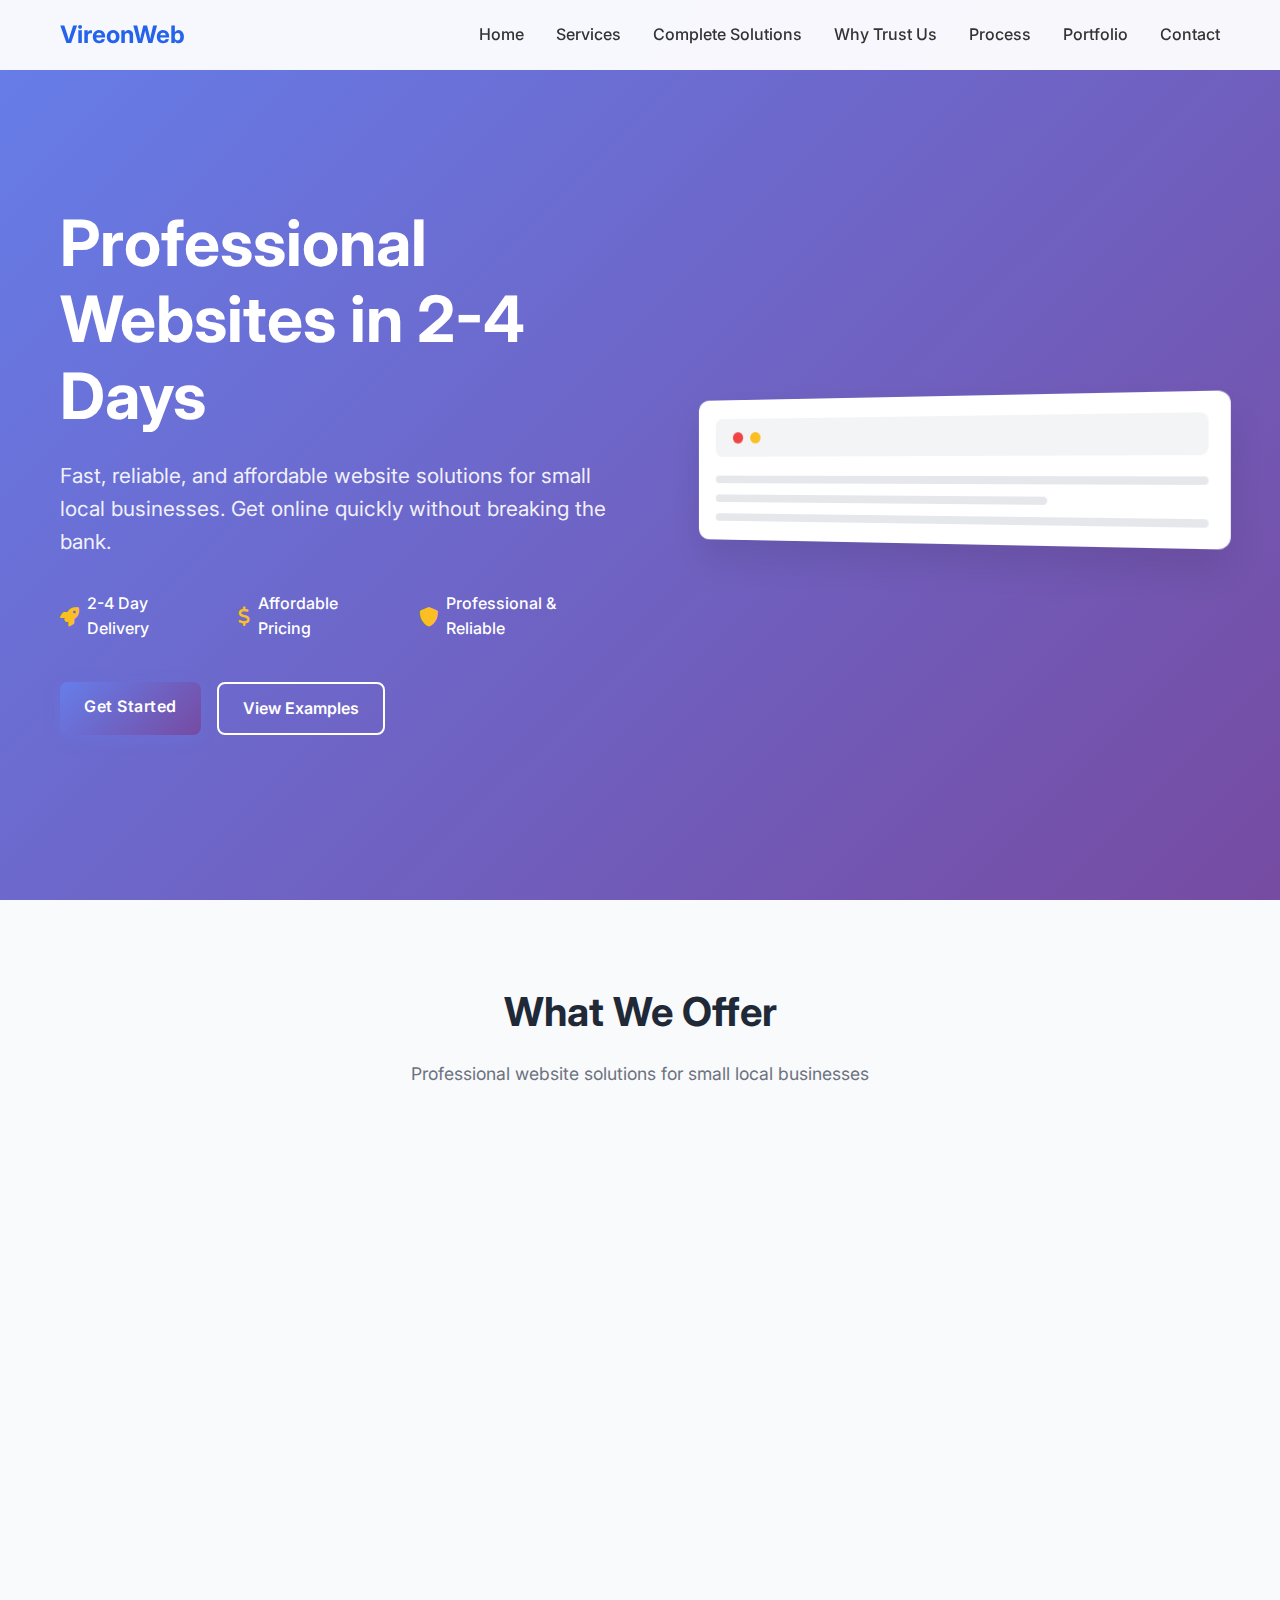
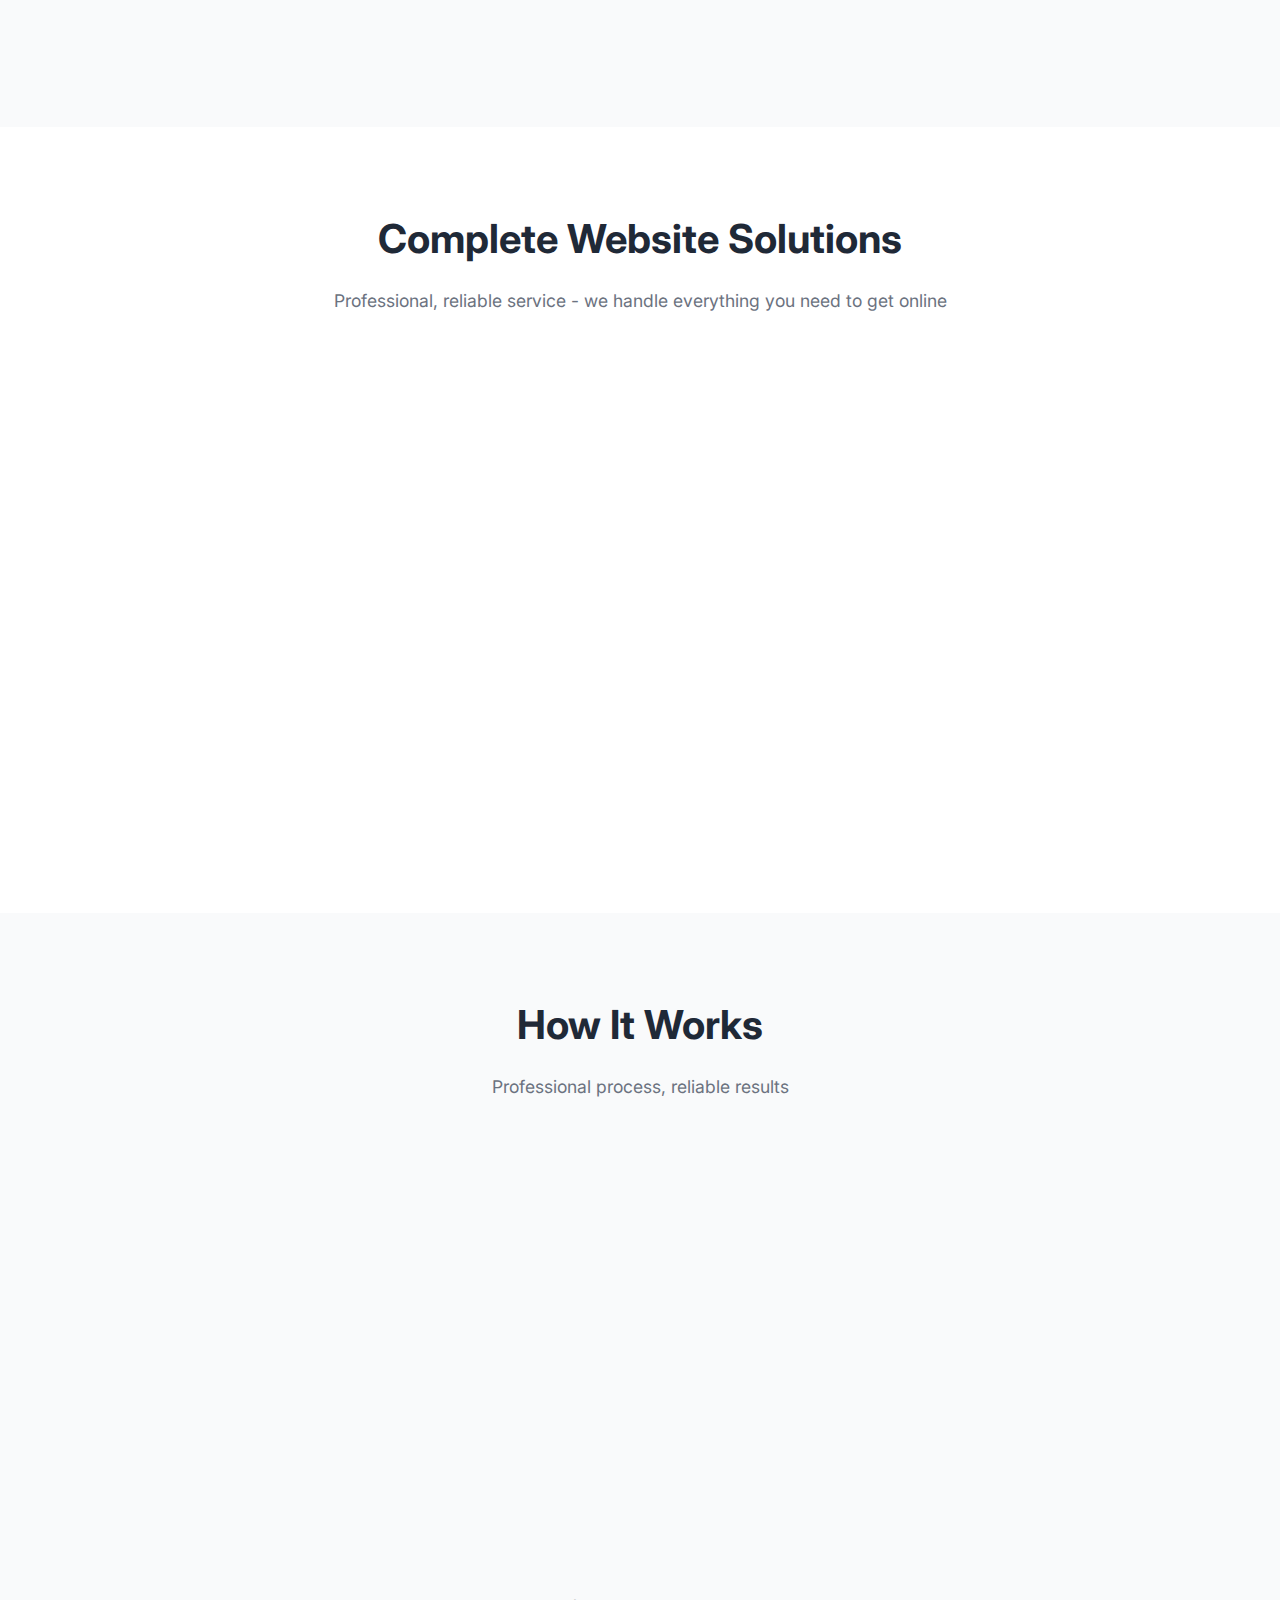
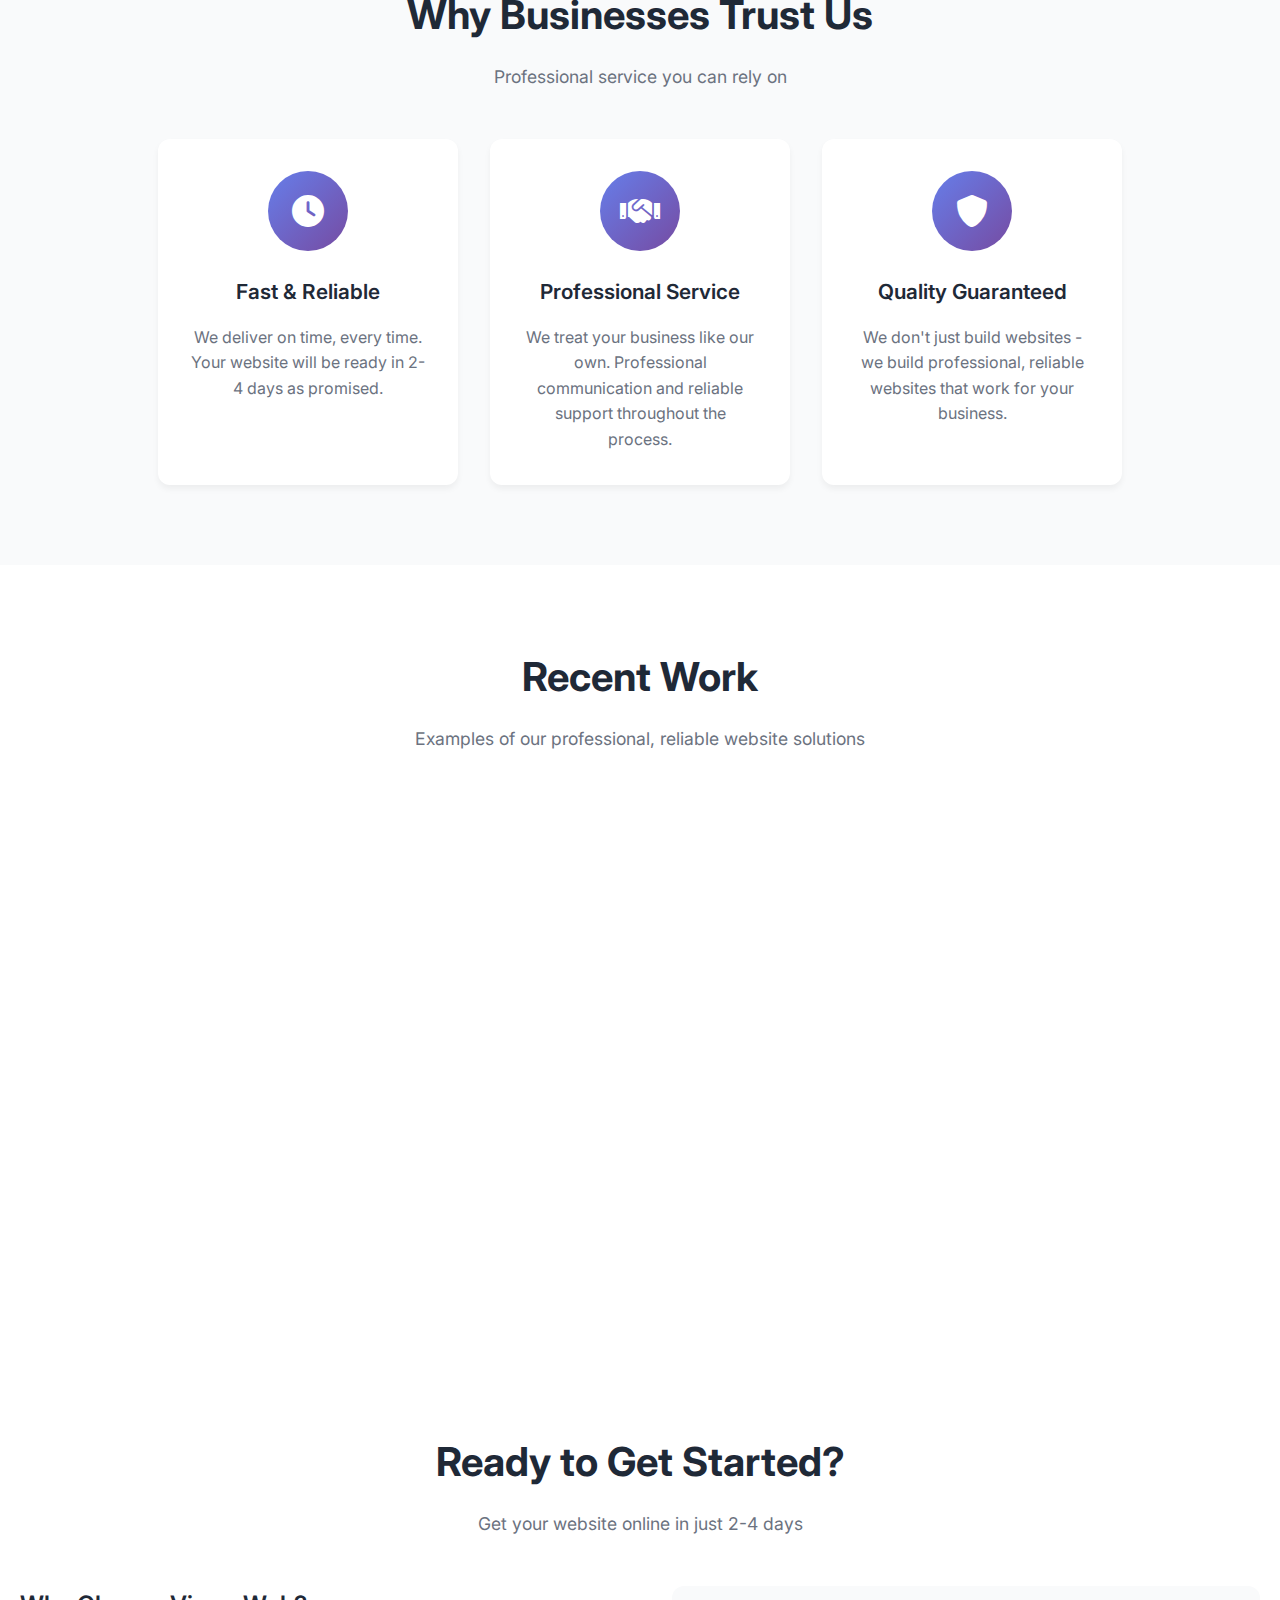
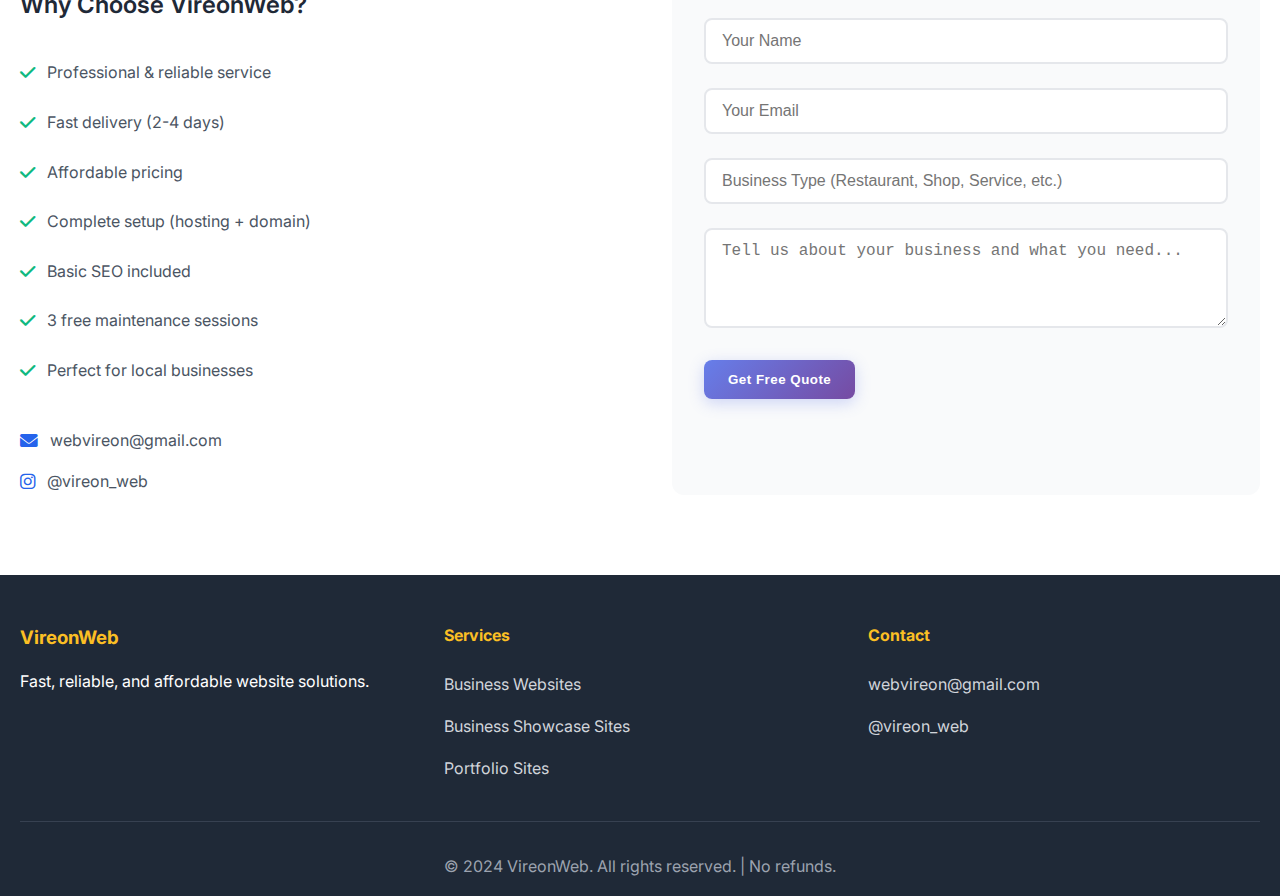
<file: WebBusiness/index.html>
<!DOCTYPE html>
<html lang="en">
<head>
    <meta charset="UTF-8">
    <meta name="viewport" content="width=device-width, initial-scale=1.0">
    <title>VireonWeb - Fast & Affordable Website Solutions</title>
    <link rel="stylesheet" href="styles.css">
    <link href="https://fonts.googleapis.com/css2?family=Inter:wght@300;400;500;600;700&display=swap" rel="stylesheet">
    <link rel="stylesheet" href="https://cdnjs.cloudflare.com/ajax/libs/font-awesome/6.0.0/css/all.min.css">
</head>
<body>
    <!-- Navigation -->
    <nav class="navbar">
        <div class="nav-container">
            <div class="nav-logo">
                <h2>VireonWeb</h2>
            </div>
            <ul class="nav-menu">
                <li><a href="#home">Home</a></li>
                <li><a href="#services">Services</a></li>
                <li><a href="#additional-services">Complete Solutions</a></li>
                <li><a href="#trust">Why Trust Us</a></li>
                <li><a href="#process">Process</a></li>
                <li><a href="#portfolio">Portfolio</a></li>
                <li><a href="#contact">Contact</a></li>
            </ul>
            <div class="hamburger">
                <span></span>
                <span></span>
                <span></span>
            </div>
        </div>
    </nav>

    <!-- Hero Section -->
    <section id="home" class="hero">
        <div class="hero-container">
            <div class="hero-content">
                <h1>Professional Websites in 2-4 Days</h1>
                <p>Fast, reliable, and affordable website solutions for small local businesses. Get online quickly without breaking the bank.</p>
                <div class="hero-features">
                    <div class="feature">
                        <i class="fas fa-rocket"></i>
                        <span>2-4 Day Delivery</span>
                    </div>
                    <div class="feature">
                        <i class="fas fa-dollar-sign"></i>
                        <span>Affordable Pricing</span>
                    </div>
                    <div class="feature">
                        <i class="fas fa-shield-alt"></i>
                        <span>Professional & Reliable</span>
                    </div>
                </div>
                <div class="hero-buttons">
                    <a href="#contact" class="btn btn-primary">Get Started</a>
                    <a href="#portfolio" class="btn btn-secondary">View Examples</a>
                </div>
            </div>
            <div class="hero-image">
                <div class="website-mockup">
                    <div class="mockup-header"></div>
                    <div class="mockup-content">
                        <div class="mockup-line"></div>
                        <div class="mockup-line short"></div>
                        <div class="mockup-line"></div>
                    </div>
                </div>
            </div>
        </div>
    </section>

    <!-- Services Section -->
    <section id="services" class="services">
        <div class="container">
            <h2>What We Offer</h2>
            <p class="section-subtitle">Professional website solutions for small local businesses</p>
            <div class="services-grid">
                <div class="service-card">
                    <div class="service-icon">
                        <i class="fas fa-laptop"></i>
                    </div>
                    <h3>Business Websites</h3>
                    <p>Professional, reliable websites perfect for small local businesses. Everything you need to get online.</p>
                    <ul>
                        <li>Responsive design</li>
                        <li>Contact forms</li>
                        <li>Basic SEO setup</li>
                        <li>Google Maps integration</li>
                        <li>Hosting & domain setup</li>
                    </ul>
                </div>
                <div class="service-card">
                    <div class="service-icon">
                        <i class="fas fa-store"></i>
                    </div>
                    <h3>Business Showcase Sites</h3>
                    <p>Professional websites to showcase your products and services. Perfect for local businesses.</p>
                    <ul>
                        <li>Product/service galleries</li>
                        <li>Contact forms</li>
                        <li>Business information</li>
                        <li>Professional design</li>
                        <li>Hosting & domain setup</li>
                    </ul>
                </div>
                <div class="service-card">
                    <div class="service-icon">
                        <i class="fas fa-paint-brush"></i>
                    </div>
                    <h3>Portfolio Sites</h3>
                    <p>Professional portfolio websites for freelancers and service providers. Showcase your work with style.</p>
                    <ul>
                        <li>Gallery layouts</li>
                        <li>Project showcases</li>
                        <li>About sections</li>
                        <li>Contact information</li>
                        <li>Hosting & domain setup</li>
                    </ul>
                </div>
            </div>
        </div>
    </section>

    <!-- Additional Services Section -->
    <section id="additional-services" class="additional-services">
        <div class="container">
            <h2>Complete Website Solutions</h2>
            <p class="section-subtitle">Professional, reliable service - we handle everything you need to get online</p>
            <div class="services-grid">
                <div class="service-card">
                    <div class="service-icon">
                        <i class="fas fa-server"></i>
                    </div>
                    <h3>Hosting & Domain Setup</h3>
                    <p>Professional hosting and domain setup. We help you choose the right plan and handle all the technical details for you.</p>
                    <ul>
                        <li>Hosting plan selection</li>
                        <li>Domain registration</li>
                        <li>Complete setup & configuration</li>
                        <li>You cover the costs</li>
                    </ul>
                </div>
                <div class="service-card">
                    <div class="service-icon">
                        <i class="fas fa-tools"></i>
                    </div>
                    <h3>Maintenance & Updates</h3>
                    <p>Reliable maintenance and updates to keep your website running smoothly and securely.</p>
                    <ul>
                        <li>3 free maintenance sessions</li>
                        <li>Content updates</li>
                        <li>Security updates</li>
                        <li>€10/hour after free sessions</li>
                    </ul>
                </div>
                <div class="service-card">
                    <div class="service-icon">
                        <i class="fas fa-search"></i>
                    </div>
                    <h3>Basic SEO Setup</h3>
                    <p>Professional SEO setup to help local customers find your business online.</p>
                    <ul>
                        <li>Google-friendly content</li>
                        <li>Optimized page titles</li>
                        <li>Good site structure</li>
                        <li>Google Maps integration</li>
                    </ul>
                </div>
            </div>
        </div>
    </section>

    <!-- Process Section -->
    <section id="process" class="process">
        <div class="container">
            <h2>How It Works</h2>
            <p class="section-subtitle">Professional process, reliable results</p>
            <div class="process-steps">
                <div class="step">
                    <div class="step-number">1</div>
                    <h3>Tell Us What You Need</h3>
                    <p>Share your business details and we'll create a plan that fits your budget and timeline.</p>
                </div>
                <div class="step">
                    <div class="step-number">2</div>
                    <h3>We Build & Setup Everything</h3>
                    <p>We create your website, set up hosting, domain, and basic SEO in just 2-4 days.</p>
                </div>
                <div class="step">
                    <div class="step-number">3</div>
                    <h3>Launch & Support</h3>
                    <p>Your site goes live with 3 free maintenance sessions included.</p>
                </div>
            </div>
        </div>
    </section>

    <!-- Trust Section -->
    <section id="trust" class="trust">
        <div class="container">
            <h2>Why Businesses Trust Us</h2>
            <p class="section-subtitle">Professional service you can rely on</p>
            <div class="trust-grid">
                <div class="trust-item">
                    <div class="trust-icon">
                        <i class="fas fa-clock"></i>
                    </div>
                    <h3>Fast & Reliable</h3>
                    <p>We deliver on time, every time. Your website will be ready in 2-4 days as promised.</p>
                </div>
                <div class="trust-item">
                    <div class="trust-icon">
                        <i class="fas fa-handshake"></i>
                    </div>
                    <h3>Professional Service</h3>
                    <p>We treat your business like our own. Professional communication and reliable support throughout the process.</p>
                </div>
                <div class="trust-item">
                    <div class="trust-icon">
                        <i class="fas fa-shield-alt"></i>
                    </div>
                    <h3>Quality Guaranteed</h3>
                    <p>We don't just build websites - we build professional, reliable websites that work for your business.</p>
                </div>
            </div>
        </div>
    </section>

    <!-- Portfolio Section -->
    <section id="portfolio" class="portfolio">
        <div class="container">
            <h2>Recent Work</h2>
            <p class="section-subtitle">Examples of our professional, reliable website solutions</p>
            <div class="portfolio-grid">
                <div class="portfolio-item">
                    <div class="portfolio-image">
                        <img src="restourant.PNG" alt="Restaurant Website" style="width: 100%; height: 100%; object-fit: cover;">
                    </div>
                    <h3>Local Restaurant</h3>
                    <p>Professional restaurant website with menu, contact info & Google Maps integration</p>
                    <div class="portfolio-links">
                        <span class="delivery-time">Delivered in 3 days</span>
                    </div>
                </div>
                <div class="portfolio-item">
                    <div class="portfolio-image">
                        <img src="bakery.png" alt="Bakery Website" style="width: 100%; height: 100%; object-fit: cover;">
                    </div>
                    <h3>Sweet Dreams Bakery</h3>
                    <p>Creative bakery website with side navigation, menu showcase & ordering system</p>
                    <div class="portfolio-links">
                        <span class="delivery-time">Delivered in 2 days</span>
                    </div>
                </div>
                <div class="portfolio-item">
                    <div class="portfolio-image">
                        <img src="plumbing.PNG" alt="Plumbing Website" style="width: 100%; height: 100%; object-fit: cover;">
                    </div>
                    <h3>ProFlow Plumbing</h3>
                    <p>Professional plumbing service website with emergency contact & service showcase</p>
                    <div class="portfolio-links">
                        <span class="delivery-time">Delivered in 4 days</span>
                    </div>
                </div>
            </div>
        </div>
    </section>

    <!-- Contact Section -->
    <section id="contact" class="contact">
        <div class="container">
            <h2>Ready to Get Started?</h2>
            <p class="section-subtitle">Get your website online in just 2-4 days</p>
            <div class="contact-content">
                <div class="contact-info">
                    <h3>Why Choose VireonWeb?</h3>
                    <ul>
                        <li><i class="fas fa-check"></i> Professional & reliable service</li>
                        <li><i class="fas fa-check"></i> Fast delivery (2-4 days)</li>
                        <li><i class="fas fa-check"></i> Affordable pricing</li>
                        <li><i class="fas fa-check"></i> Complete setup (hosting + domain)</li>
                        <li><i class="fas fa-check"></i> Basic SEO included</li>
                        <li><i class="fas fa-check"></i> 3 free maintenance sessions</li>
                        <li><i class="fas fa-check"></i> Perfect for local businesses</li>
                    </ul>
                    <div class="contact-methods">
                        <div class="contact-method">
                            <i class="fas fa-envelope"></i>
                            <a href="mailto:webvireon@gmail.com">webvireon@gmail.com</a>
                        </div>
                        <div class="contact-method">
                            <i class="fab fa-instagram"></i>
                            <a href="https://instagram.com/vireon_web" target="_blank">@vireon_web</a>
                        </div>
                    </div>
                </div>
                <form class="contact-form">
                    <div class="form-group">
                        <input type="text" placeholder="Your Name" required>
                    </div>
                    <div class="form-group">
                        <input type="email" placeholder="Your Email" required>
                    </div>
                    <div class="form-group">
                        <input type="text" placeholder="Business Type (Restaurant, Shop, Service, etc.)">
                    </div>
                    <div class="form-group">
                        <textarea placeholder="Tell us about your business and what you need..." rows="4"></textarea>
                    </div>
                    <button type="submit" class="btn btn-primary">Get Free Quote</button>
                </form>
            </div>
        </div>
    </section>

    <!-- Footer -->
    <footer class="footer">
        <div class="container">
            <div class="footer-content">
                <div class="footer-section">
                    <h3>VireonWeb</h3>
                    <p>Fast, reliable, and affordable website solutions.</p>
                </div>
                <div class="footer-section">
                    <h4>Services</h4>
                    <ul>
                        <li>Business Websites</li>
                        <li>Business Showcase Sites</li>
                        <li>Portfolio Sites</li>
                    </ul>
                </div>
                <div class="footer-section">
                    <h4>Contact</h4>
                    <ul>
                        <li><a href="mailto:webvireon@gmail.com">webvireon@gmail.com</a></li>
                        <li><a href="https://instagram.com/vireon_web" target="_blank">@vireon_web</a></li>
                    </ul>
                </div>
            </div>
            <div class="footer-bottom">
                <p>&copy; 2024 VireonWeb. All rights reserved. | No refunds.</p>
            </div>
        </div>
    </footer>

    <script src="script.js"></script>
</body>
</html> 
</html>
</file>
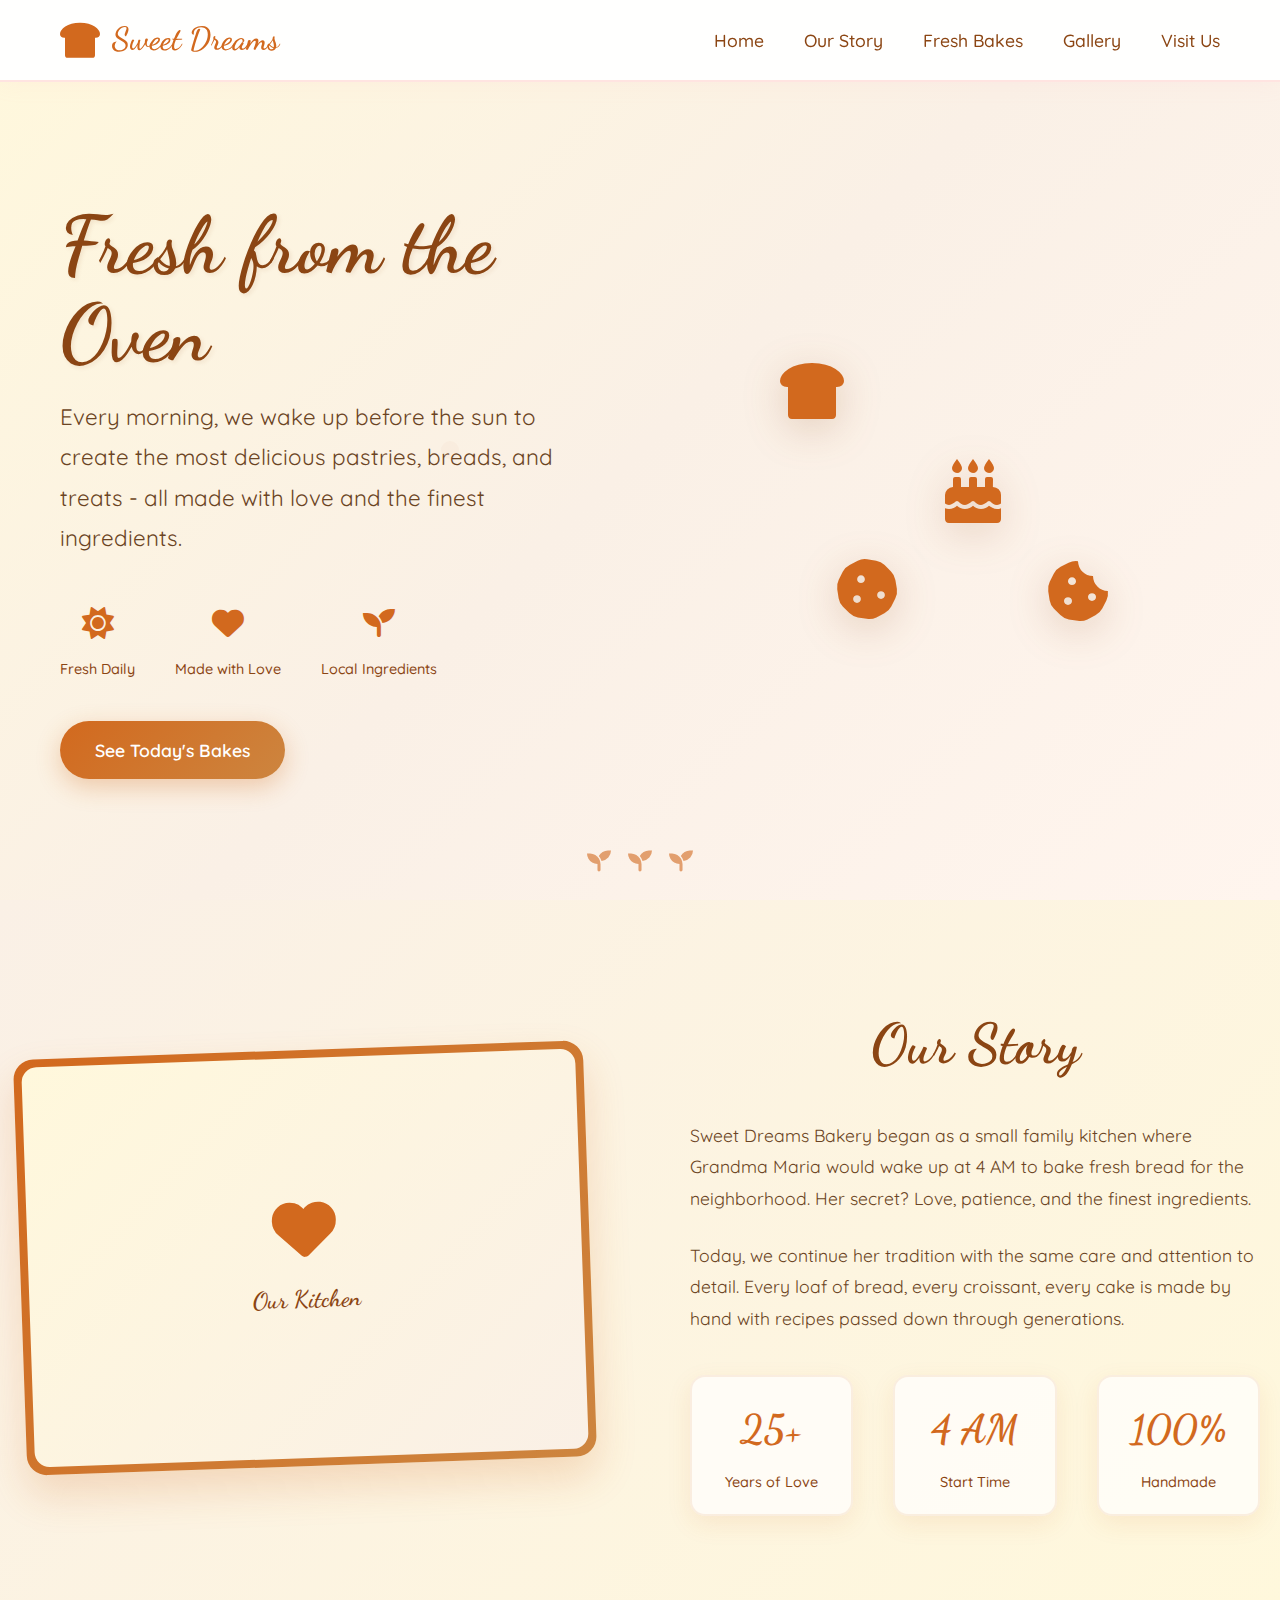
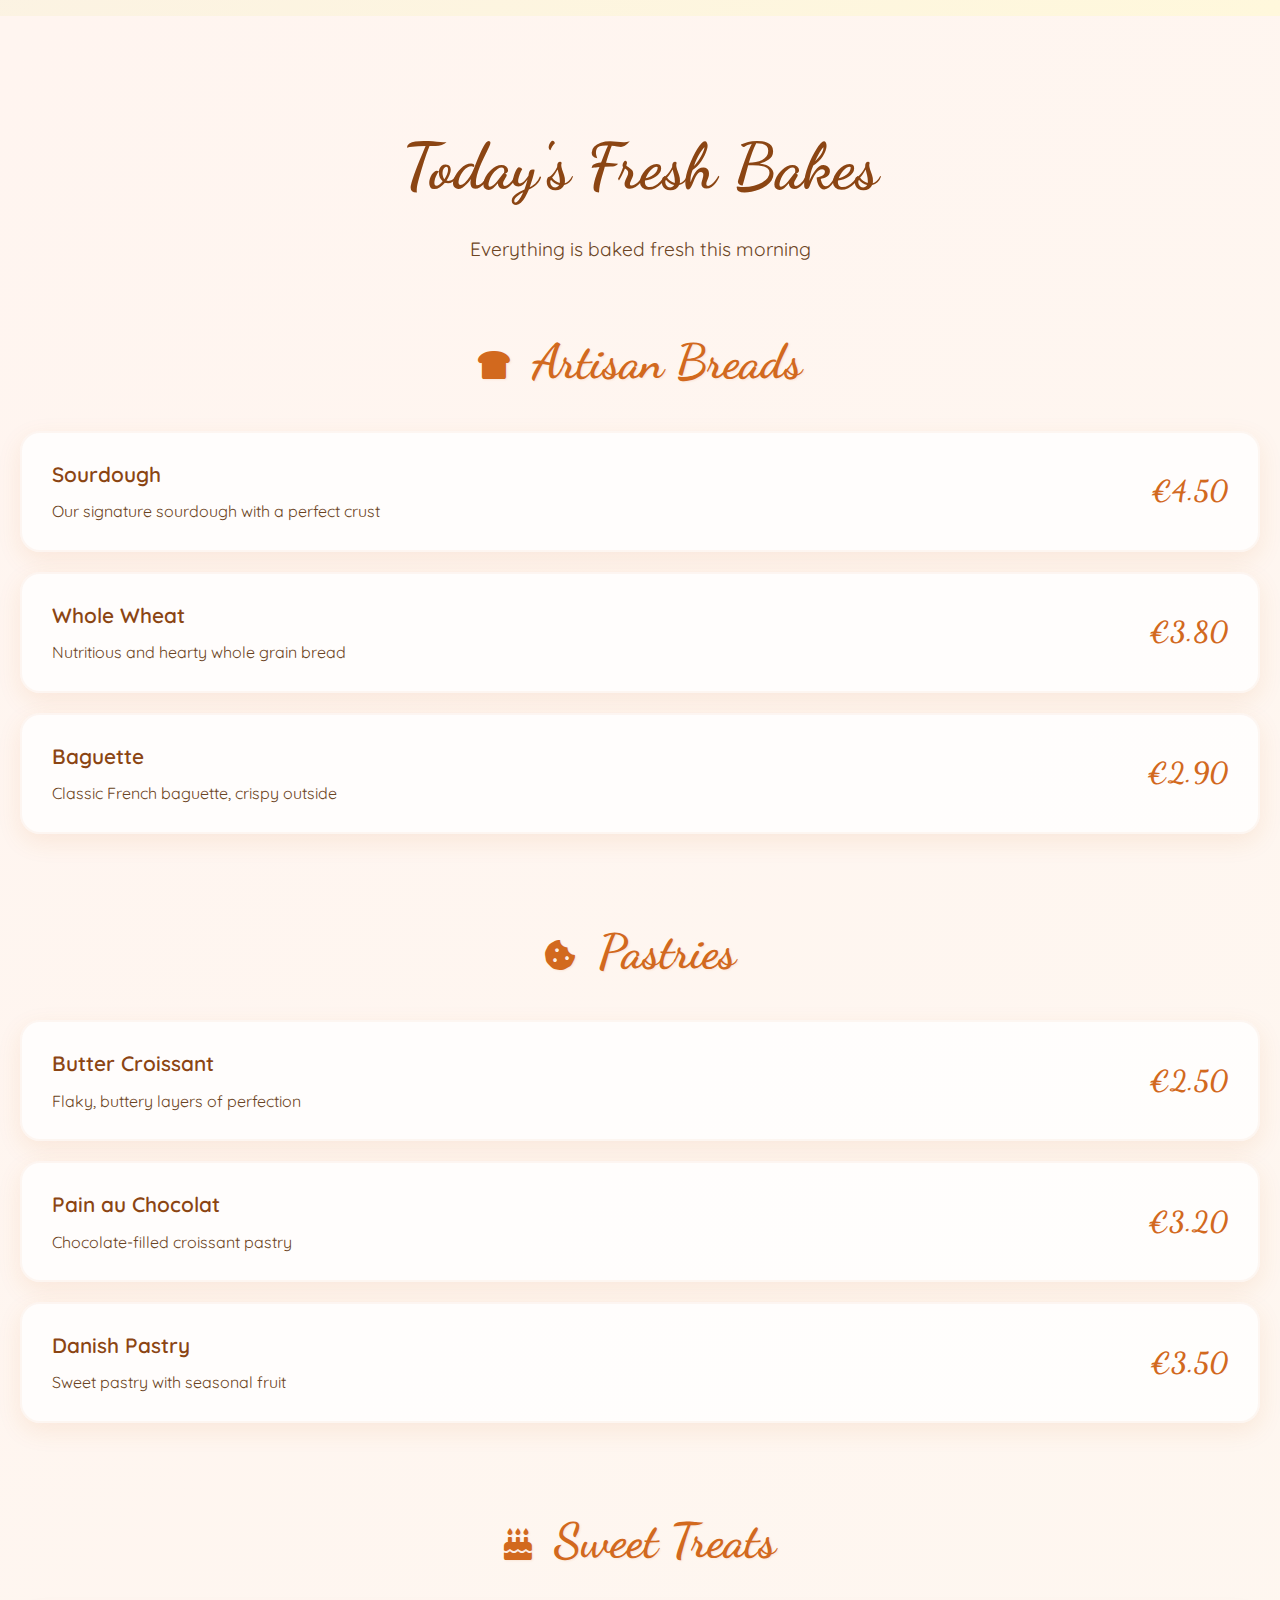
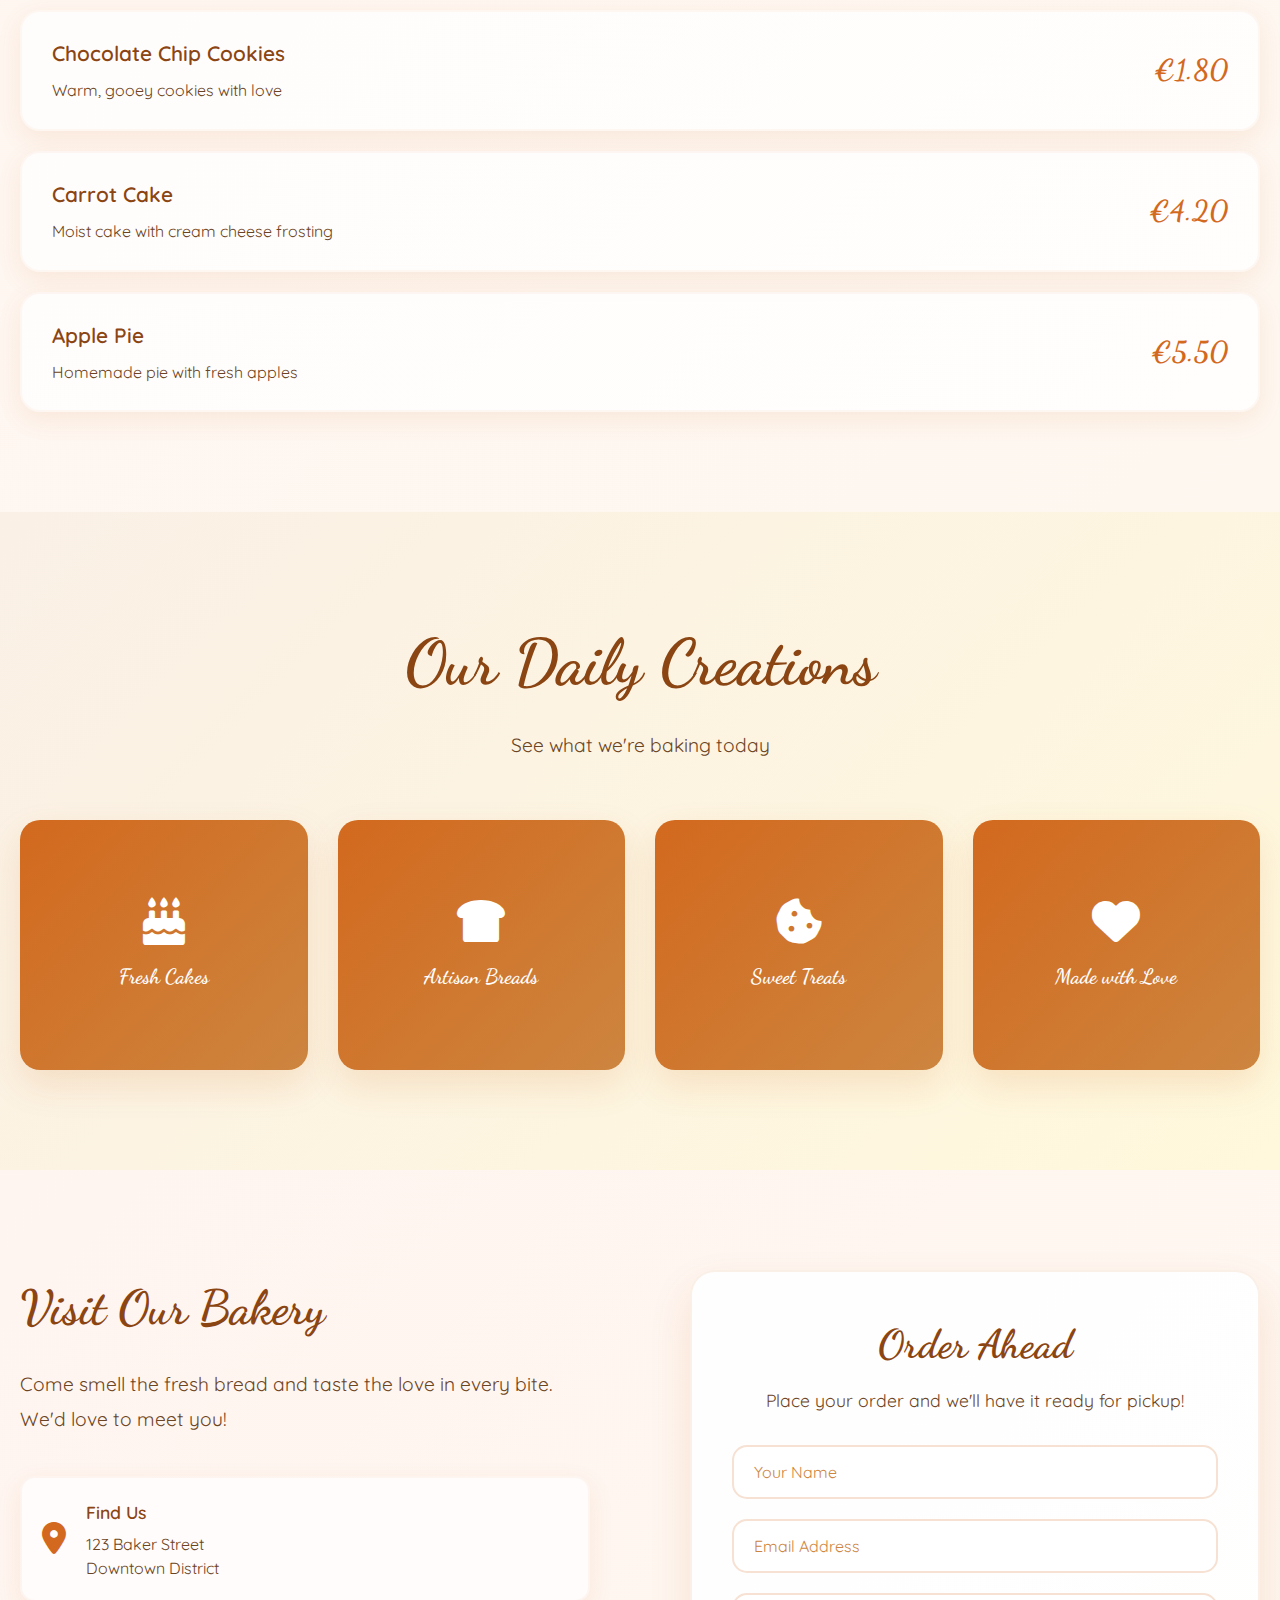
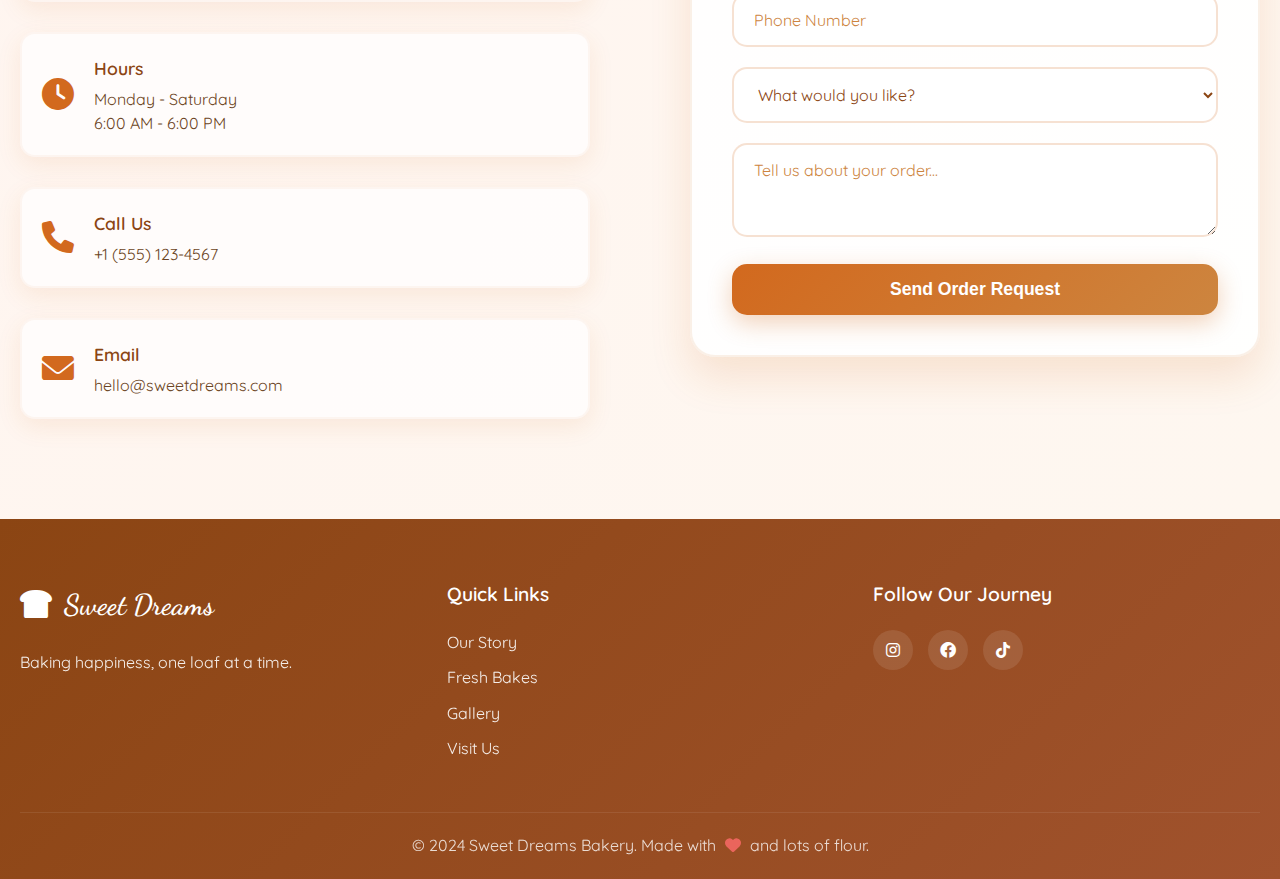
<file: VireonWeb/Local Bakery/index.html>
<!DOCTYPE html>
<html lang="en">
<head>
    <meta charset="UTF-8">
    <meta name="viewport" content="width=device-width, initial-scale=1.0">
    <title>Sweet Dreams Bakery - Handcrafted with Love</title>
    <link rel="stylesheet" href="styles.css">
    <link href="https://fonts.googleapis.com/css2?family=Dancing+Script:wght@400;500;600;700&family=Quicksand:wght@300;400;500;600;700&display=swap" rel="stylesheet">
    <link rel="stylesheet" href="https://cdnjs.cloudflare.com/ajax/libs/font-awesome/6.0.0/css/all.min.css">
</head>
<body>
    <!-- Navigation -->
    <nav class="navbar">
        <div class="nav-container">
            <div class="nav-logo">
                <div class="logo-icon">
                    <i class="fas fa-bread-slice"></i>
                </div>
                <h1>Sweet Dreams</h1>
            </div>
            <ul class="nav-menu">
                <li><a href="#home">Home</a></li>
                <li><a href="#about">Our Story</a></li>
                <li><a href="#menu">Fresh Bakes</a></li>
                <li><a href="#gallery">Gallery</a></li>
                <li><a href="#contact">Visit Us</a></li>
            </ul>
            <div class="hamburger">
                <span></span>
                <span></span>
                <span></span>
            </div>
        </div>
    </nav>

    <!-- Hero Section -->
    <section id="home" class="hero">
        <div class="hero-content">
            <div class="hero-text">
                <h1>Fresh from the Oven</h1>
                <p class="hero-subtitle">Every morning, we wake up before the sun to create the most delicious pastries, breads, and treats - all made with love and the finest ingredients.</p>
                <div class="hero-features">
                    <div class="feature">
                        <div class="feature-icon">
                            <i class="fas fa-sun"></i>
                        </div>
                        <span>Fresh Daily</span>
                    </div>
                    <div class="feature">
                        <div class="feature-icon">
                            <i class="fas fa-heart"></i>
                        </div>
                        <span>Made with Love</span>
                    </div>
                    <div class="feature">
                        <div class="feature-icon">
                            <i class="fas fa-seedling"></i>
                        </div>
                        <span>Local Ingredients</span>
                    </div>
                </div>
                <a href="#menu" class="cta-button">See Today's Bakes</a>
            </div>
            <div class="hero-visual">
                <div class="floating-elements">
                    <div class="floating-item bread">
                        <i class="fas fa-bread-slice"></i>
                    </div>
                    <div class="floating-item croissant">
                        <i class="fas fa-cookie-bite"></i>
                    </div>
                    <div class="floating-item cake">
                        <i class="fas fa-birthday-cake"></i>
                    </div>
                    <div class="floating-item cookie">
                        <i class="fas fa-cookie"></i>
                    </div>
                </div>
            </div>
        </div>
        <div class="hero-decoration">
            <div class="wheat-decoration">
                <i class="fas fa-seedling"></i>
                <i class="fas fa-seedling"></i>
                <i class="fas fa-seedling"></i>
            </div>
        </div>
    </section>

    <!-- About Section -->
    <section id="about" class="about">
        <div class="container">
            <div class="about-content">
                <div class="about-image">
                    <div class="image-frame">
                        <div class="image-placeholder">
                            <i class="fas fa-heart"></i>
                            <span>Our Kitchen</span>
                        </div>
                    </div>
                </div>
                <div class="about-text">
                    <h2>Our Story</h2>
                    <p>Sweet Dreams Bakery began as a small family kitchen where Grandma Maria would wake up at 4 AM to bake fresh bread for the neighborhood. Her secret? Love, patience, and the finest ingredients.</p>
                    <p>Today, we continue her tradition with the same care and attention to detail. Every loaf of bread, every croissant, every cake is made by hand with recipes passed down through generations.</p>
                    <div class="about-stats">
                        <div class="stat">
                            <span class="stat-number">25+</span>
                            <span class="stat-label">Years of Love</span>
                        </div>
                        <div class="stat">
                            <span class="stat-number">4 AM</span>
                            <span class="stat-label">Start Time</span>
                        </div>
                        <div class="stat">
                            <span class="stat-number">100%</span>
                            <span class="stat-label">Handmade</span>
                        </div>
                    </div>
                </div>
            </div>
        </div>
    </section>

    <!-- Menu Section -->
    <section id="menu" class="menu">
        <div class="container">
            <div class="section-header">
                <h2>Today's Fresh Bakes</h2>
                <p>Everything is baked fresh this morning</p>
            </div>
            <div class="menu-categories">
                <div class="menu-category">
                    <h3><i class="fas fa-bread-slice"></i> Artisan Breads</h3>
                    <div class="menu-items">
                        <div class="menu-item">
                            <div class="item-info">
                                <h4>Sourdough</h4>
                                <p>Our signature sourdough with a perfect crust</p>
                            </div>
                            <span class="price">€4.50</span>
                        </div>
                        <div class="menu-item">
                            <div class="item-info">
                                <h4>Whole Wheat</h4>
                                <p>Nutritious and hearty whole grain bread</p>
                            </div>
                            <span class="price">€3.80</span>
                        </div>
                        <div class="menu-item">
                            <div class="item-info">
                                <h4>Baguette</h4>
                                <p>Classic French baguette, crispy outside</p>
                            </div>
                            <span class="price">€2.90</span>
                        </div>
                    </div>
                </div>
                <div class="menu-category">
                    <h3><i class="fas fa-cookie-bite"></i> Pastries</h3>
                    <div class="menu-items">
                        <div class="menu-item">
                            <div class="item-info">
                                <h4>Butter Croissant</h4>
                                <p>Flaky, buttery layers of perfection</p>
                            </div>
                            <span class="price">€2.50</span>
                        </div>
                        <div class="menu-item">
                            <div class="item-info">
                                <h4>Pain au Chocolat</h4>
                                <p>Chocolate-filled croissant pastry</p>
                            </div>
                            <span class="price">€3.20</span>
                        </div>
                        <div class="menu-item">
                            <div class="item-info">
                                <h4>Danish Pastry</h4>
                                <p>Sweet pastry with seasonal fruit</p>
                            </div>
                            <span class="price">€3.50</span>
                        </div>
                    </div>
                </div>
                <div class="menu-category">
                    <h3><i class="fas fa-birthday-cake"></i> Sweet Treats</h3>
                    <div class="menu-items">
                        <div class="menu-item">
                            <div class="item-info">
                                <h4>Chocolate Chip Cookies</h4>
                                <p>Warm, gooey cookies with love</p>
                            </div>
                            <span class="price">€1.80</span>
                        </div>
                        <div class="menu-item">
                            <div class="item-info">
                                <h4>Carrot Cake</h4>
                                <p>Moist cake with cream cheese frosting</p>
                            </div>
                            <span class="price">€4.20</span>
                        </div>
                        <div class="menu-item">
                            <div class="item-info">
                                <h4>Apple Pie</h4>
                                <p>Homemade pie with fresh apples</p>
                            </div>
                            <span class="price">€5.50</span>
                        </div>
                    </div>
                </div>
            </div>
        </div>
    </section>

    <!-- Gallery Section -->
    <section id="gallery" class="gallery">
        <div class="container">
            <div class="section-header">
                <h2>Our Daily Creations</h2>
                <p>See what we're baking today</p>
            </div>
            <div class="gallery-grid">
                <div class="gallery-item">
                    <div class="gallery-placeholder">
                        <i class="fas fa-birthday-cake"></i>
                        <span>Fresh Cakes</span>
                    </div>
                </div>
                <div class="gallery-item">
                    <div class="gallery-placeholder">
                        <i class="fas fa-bread-slice"></i>
                        <span>Artisan Breads</span>
                    </div>
                </div>
                <div class="gallery-item">
                    <div class="gallery-placeholder">
                        <i class="fas fa-cookie-bite"></i>
                        <span>Sweet Treats</span>
                    </div>
                </div>
                <div class="gallery-item">
                    <div class="gallery-placeholder">
                        <i class="fas fa-heart"></i>
                        <span>Made with Love</span>
                    </div>
                </div>
            </div>
        </div>
    </section>

    <!-- Contact Section -->
    <section id="contact" class="contact">
        <div class="container">
            <div class="contact-content">
                <div class="contact-info">
                    <h2>Visit Our Bakery</h2>
                    <p>Come smell the fresh bread and taste the love in every bite. We'd love to meet you!</p>
                    <div class="contact-details">
                        <div class="contact-item">
                            <div class="contact-icon">
                                <i class="fas fa-map-marker-alt"></i>
                            </div>
                            <div>
                                <h4>Find Us</h4>
                                <p>123 Baker Street<br>Downtown District</p>
                            </div>
                        </div>
                        <div class="contact-item">
                            <div class="contact-icon">
                                <i class="fas fa-clock"></i>
                            </div>
                            <div>
                                <h4>Hours</h4>
                                <p>Monday - Saturday<br>6:00 AM - 6:00 PM</p>
                            </div>
                        </div>
                        <div class="contact-item">
                            <div class="contact-icon">
                                <i class="fas fa-phone"></i>
                            </div>
                            <div>
                                <h4>Call Us</h4>
                                <p>+1 (555) 123-4567</p>
                            </div>
                        </div>
                        <div class="contact-item">
                            <div class="contact-icon">
                                <i class="fas fa-envelope"></i>
                            </div>
                            <div>
                                <h4>Email</h4>
                                <p>hello@sweetdreams.com</p>
                            </div>
                        </div>
                    </div>
                </div>
                <div class="contact-form-container">
                    <div class="form-card">
                        <h3>Order Ahead</h3>
                        <p>Place your order and we'll have it ready for pickup!</p>
                        <form class="contact-form">
                            <div class="form-group">
                                <input type="text" placeholder="Your Name" required>
                            </div>
                            <div class="form-group">
                                <input type="email" placeholder="Email Address" required>
                            </div>
                            <div class="form-group">
                                <input type="tel" placeholder="Phone Number" required>
                            </div>
                            <div class="form-group">
                                <select required>
                                    <option value="">What would you like?</option>
                                    <option value="bread">Fresh Bread</option>
                                    <option value="pastries">Pastries</option>
                                    <option value="cakes">Cakes</option>
                                    <option value="cookies">Cookies</option>
                                    <option value="custom">Custom Order</option>
                                </select>
                            </div>
                            <div class="form-group">
                                <textarea placeholder="Tell us about your order..." rows="3"></textarea>
                            </div>
                            <button type="submit" class="submit-button">Send Order Request</button>
                        </form>
                    </div>
                </div>
            </div>
        </div>
    </section>

    <!-- Footer -->
    <footer class="footer">
        <div class="container">
            <div class="footer-content">
                <div class="footer-section">
                    <div class="footer-logo">
                        <div class="logo-icon">
                            <i class="fas fa-bread-slice"></i>
                        </div>
                        <h3>Sweet Dreams</h3>
                    </div>
                    <p>Baking happiness, one loaf at a time.</p>
                </div>
                <div class="footer-section">
                    <h4>Quick Links</h4>
                    <ul>
                        <li><a href="#about">Our Story</a></li>
                        <li><a href="#menu">Fresh Bakes</a></li>
                        <li><a href="#gallery">Gallery</a></li>
                        <li><a href="#contact">Visit Us</a></li>
                    </ul>
                </div>
                <div class="footer-section">
                    <h4>Follow Our Journey</h4>
                    <div class="social-links">
                        <a href="#"><i class="fab fa-instagram"></i></a>
                        <a href="#"><i class="fab fa-facebook"></i></a>
                        <a href="#"><i class="fab fa-tiktok"></i></a>
                    </div>
                </div>
            </div>
            <div class="footer-bottom">
                <p>&copy; 2024 Sweet Dreams Bakery. Made with <i class="fas fa-heart"></i> and lots of flour.</p>
            </div>
        </div>
    </footer>

    <script src="script.js"></script>
</body>
</html>
</file>
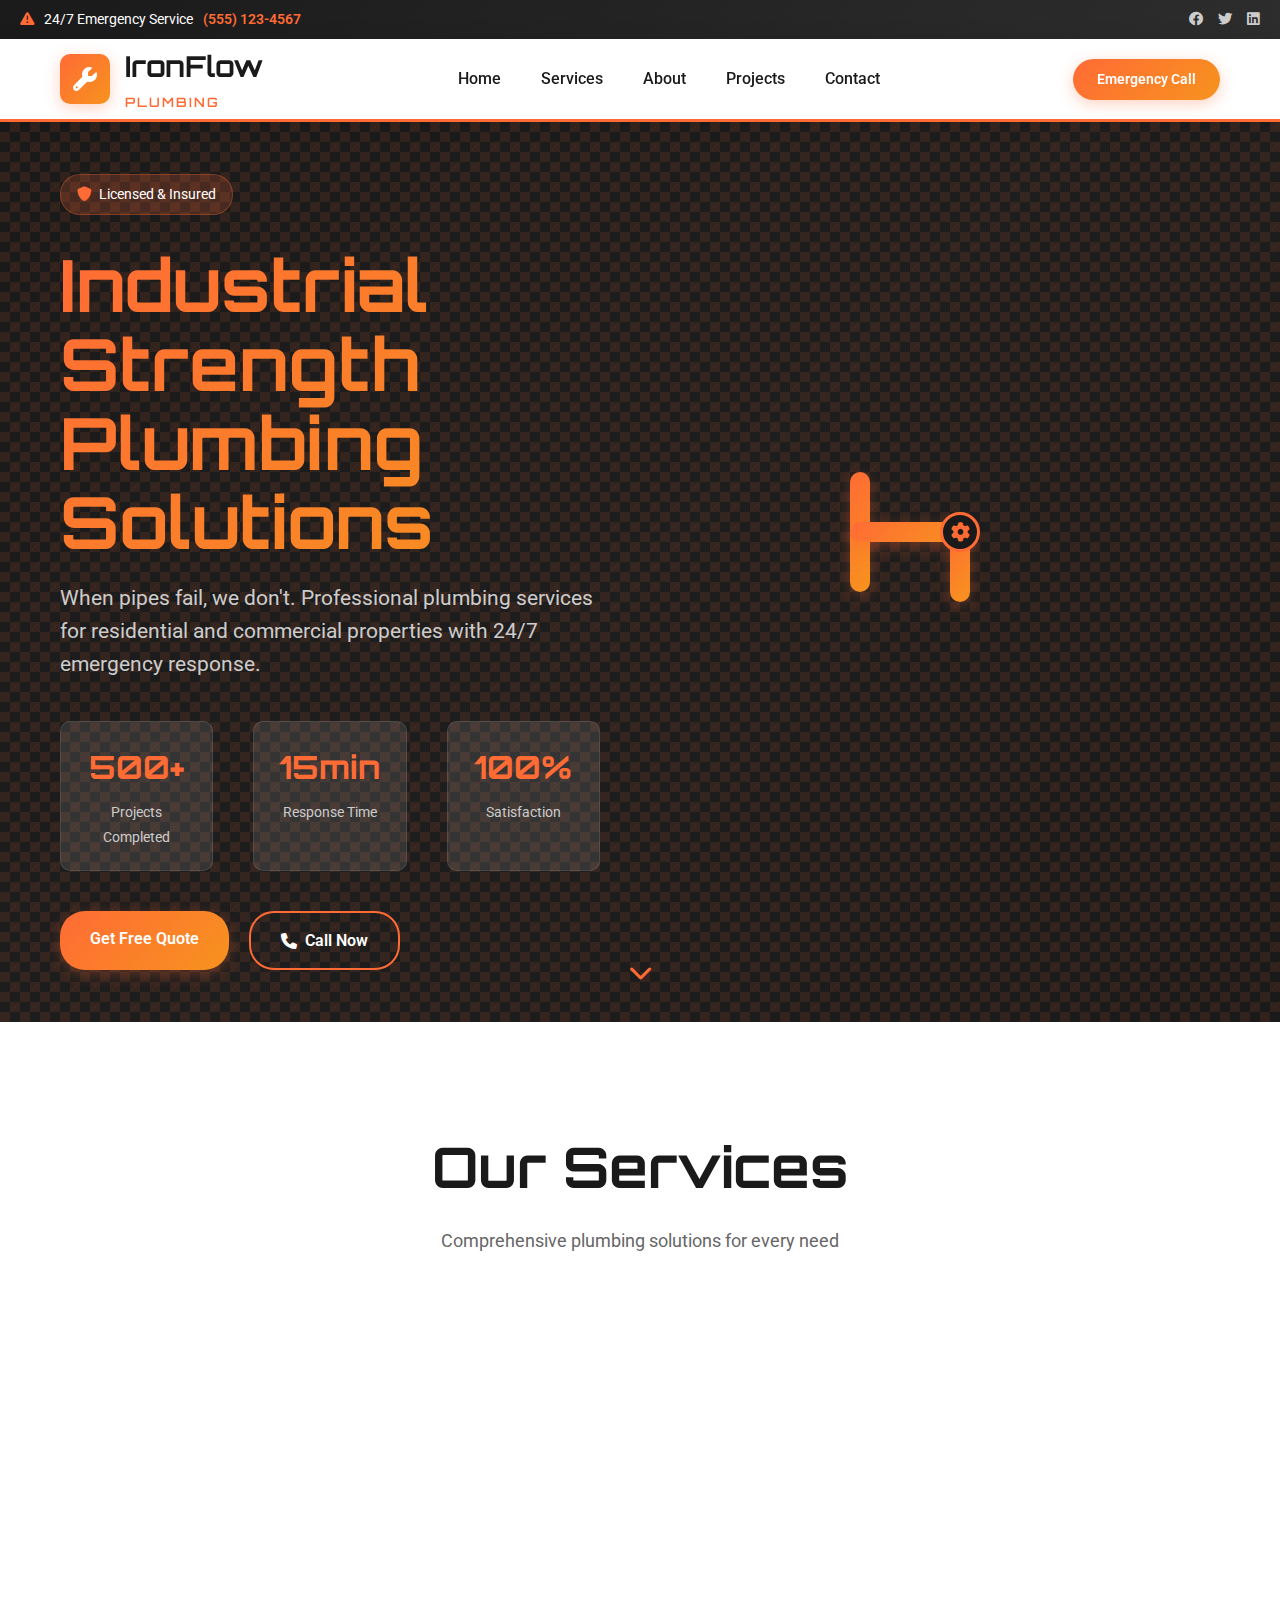
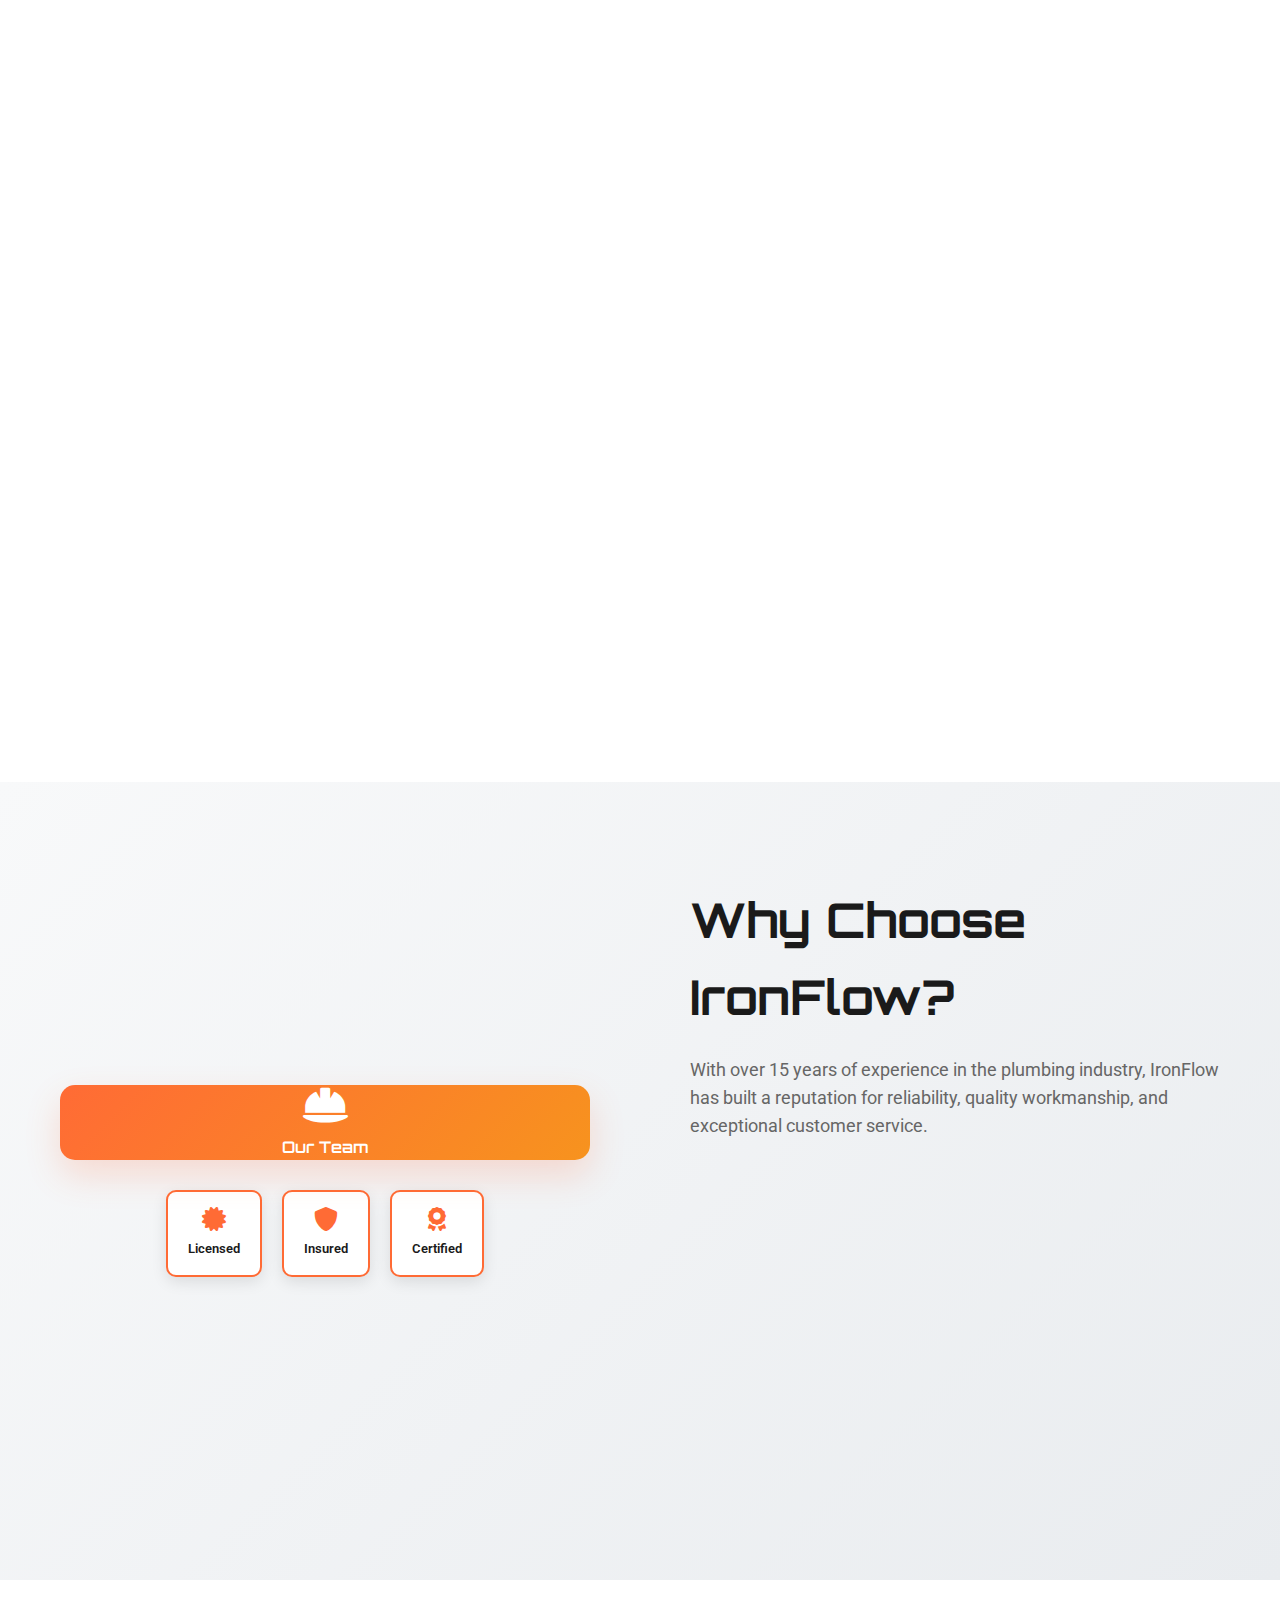
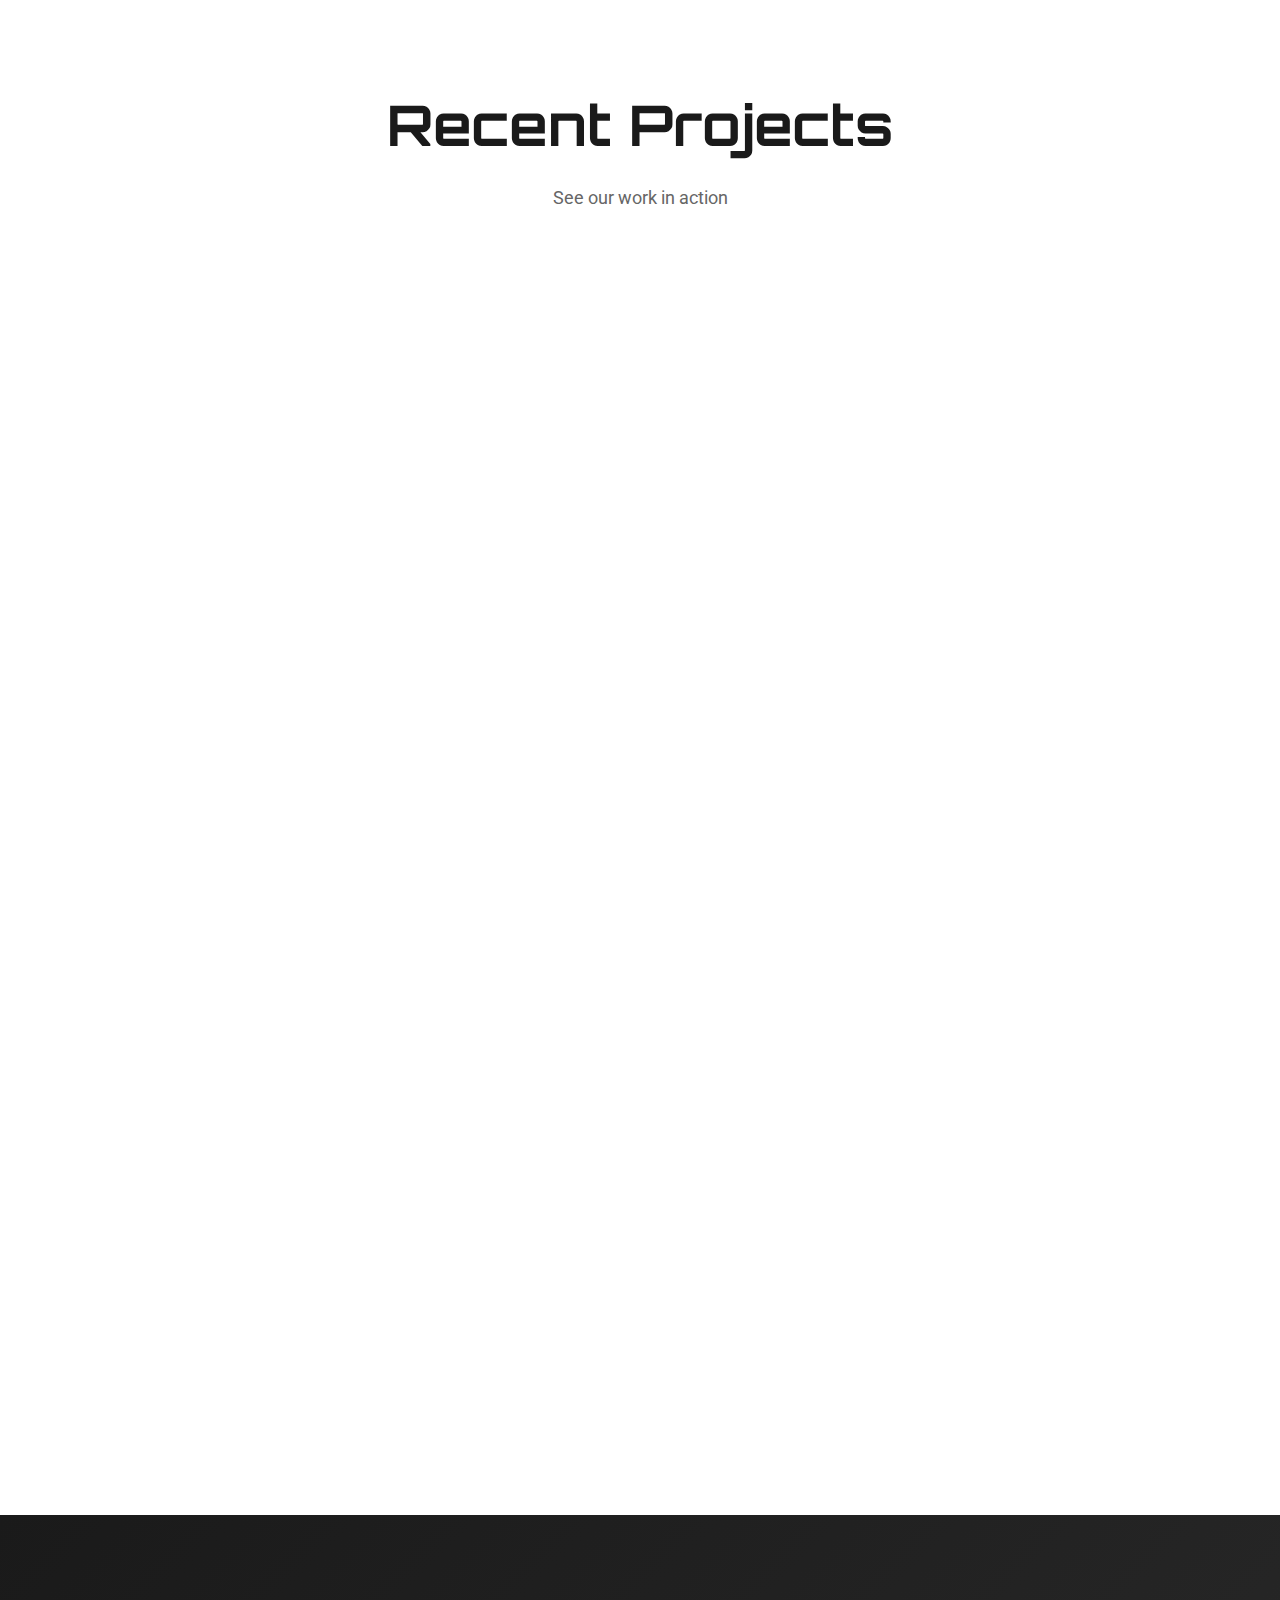
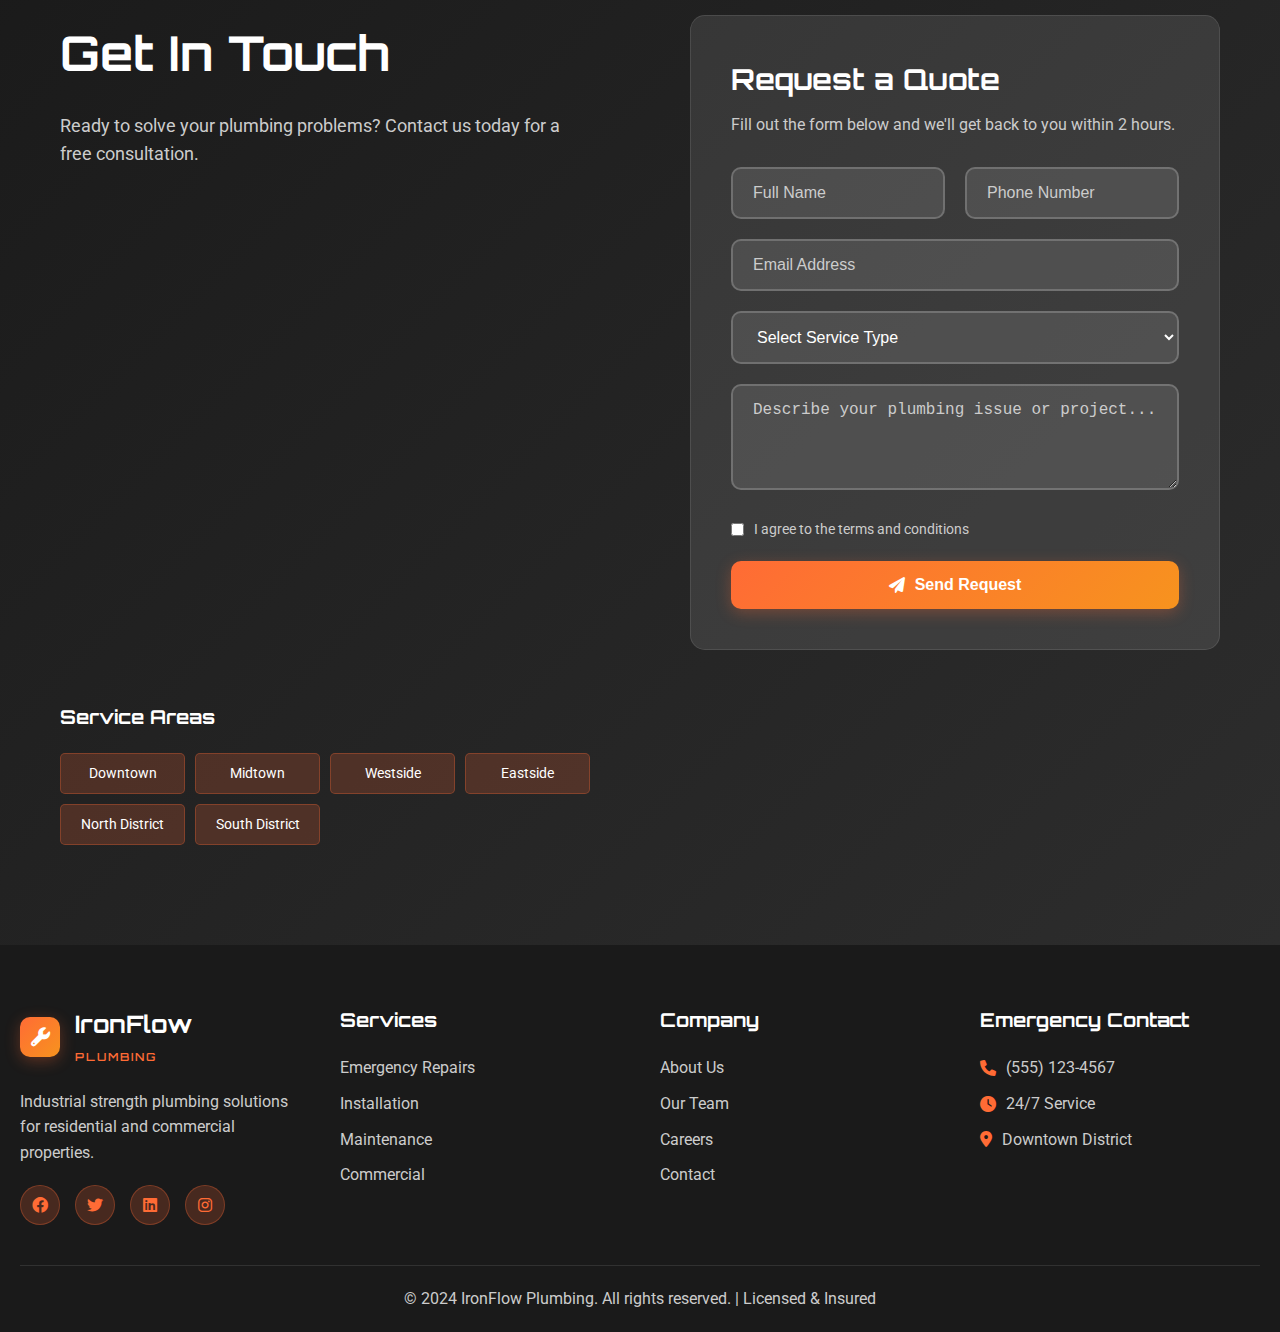
<file: VireonWeb/Local Plumbing/index.html>
<!DOCTYPE html>
<html lang="en">
<head>
    <meta charset="UTF-8">
    <meta name="viewport" content="width=device-width, initial-scale=1.0">
    <title>IronFlow Plumbing - Industrial Strength Solutions</title>
    <link rel="stylesheet" href="styles.css">
    <link href="https://fonts.googleapis.com/css2?family=Orbitron:wght@400;500;600;700;900&family=Roboto:wght@300;400;500;700&display=swap" rel="stylesheet">
    <link rel="stylesheet" href="https://cdnjs.cloudflare.com/ajax/libs/font-awesome/6.0.0/css/all.min.css">
</head>
<body>
    <!-- Top Bar -->
    <div class="top-bar">
        <div class="container">
            <div class="top-bar-content">
                <div class="emergency-contact">
                    <i class="fas fa-exclamation-triangle"></i>
                    <span>24/7 Emergency Service</span>
                    <a href="tel:+1-555-123-4567">(555) 123-4567</a>
                </div>
                <div class="top-bar-links">
                    <a href="#"><i class="fab fa-facebook"></i></a>
                    <a href="#"><i class="fab fa-twitter"></i></a>
                    <a href="#"><i class="fab fa-linkedin"></i></a>
                </div>
            </div>
        </div>
    </div>

    <!-- Navigation -->
    <nav class="navbar">
        <div class="nav-container">
            <div class="nav-logo">
                <div class="logo-icon">
                    <i class="fas fa-wrench"></i>
                </div>
                <div class="logo-text">
                    <h1>IronFlow</h1>
                    <span>PLUMBING</span>
                </div>
            </div>
            <ul class="nav-menu">
                <li><a href="#home">Home</a></li>
                <li><a href="#services">Services</a></li>
                <li><a href="#about">About</a></li>
                <li><a href="#projects">Projects</a></li>
                <li><a href="#contact">Contact</a></li>
            </ul>
            <div class="nav-cta">
                <a href="#contact" class="emergency-btn">Emergency Call</a>
            </div>
            <div class="hamburger">
                <span></span>
                <span></span>
                <span></span>
            </div>
        </div>
    </nav>

    <!-- Hero Section -->
    <section id="home" class="hero">
        <div class="hero-background">
            <div class="hero-overlay"></div>
            <div class="hero-pattern"></div>
        </div>
        <div class="hero-content">
            <div class="hero-left">
                <div class="hero-badge">
                    <i class="fas fa-shield-alt"></i>
                    <span>Licensed & Insured</span>
                </div>
                <h1>Industrial Strength<br>Plumbing Solutions</h1>
                <p>When pipes fail, we don't. Professional plumbing services for residential and commercial properties with 24/7 emergency response.</p>
                <div class="hero-stats">
                    <div class="stat">
                        <span class="stat-number">500+</span>
                        <span class="stat-label">Projects Completed</span>
                    </div>
                    <div class="stat">
                        <span class="stat-number">15min</span>
                        <span class="stat-label">Response Time</span>
                    </div>
                    <div class="stat">
                        <span class="stat-number">100%</span>
                        <span class="stat-label">Satisfaction</span>
                    </div>
                </div>
                <div class="hero-actions">
                    <a href="#contact" class="btn-primary">Get Free Quote</a>
                    <a href="tel:+1-555-123-4567" class="btn-secondary">
                        <i class="fas fa-phone"></i>
                        Call Now
                    </a>
                </div>
            </div>
            <div class="hero-right">
                <div class="hero-visual">
                    <div class="pipe-system">
                        <div class="pipe pipe-1"></div>
                        <div class="pipe pipe-2"></div>
                        <div class="pipe pipe-3"></div>
                        <div class="valve">
                            <i class="fas fa-cog"></i>
                        </div>
                    </div>
                </div>
            </div>
        </div>
        <div class="scroll-indicator">
            <div class="scroll-arrow">
                <i class="fas fa-chevron-down"></i>
            </div>
        </div>
    </section>

    <!-- Services Grid -->
    <section id="services" class="services">
        <div class="container">
            <div class="section-header">
                <h2>Our Services</h2>
                <p>Comprehensive plumbing solutions for every need</p>
            </div>
            <div class="services-grid">
                <div class="service-card emergency">
                    <div class="service-icon">
                        <i class="fas fa-exclamation-triangle"></i>
                    </div>
                    <h3>Emergency Repairs</h3>
                    <p>24/7 emergency plumbing services for burst pipes, leaks, and urgent repairs.</p>
                    <ul>
                        <li>Burst Pipe Repair</li>
                        <li>Leak Detection</li>
                        <li>Drain Blockages</li>
                        <li>Water Heater Issues</li>
                    </ul>
                    <a href="#contact" class="service-link">Learn More</a>
                </div>
                <div class="service-card installation">
                    <div class="service-icon">
                        <i class="fas fa-tools"></i>
                    </div>
                    <h3>Installation</h3>
                    <p>Professional installation of plumbing fixtures, appliances, and systems.</p>
                    <ul>
                        <li>Water Heaters</li>
                        <li>Fixtures & Faucets</li>
                        <li>Dishwashers</li>
                        <li>Garbage Disposals</li>
                    </ul>
                    <a href="#contact" class="service-link">Learn More</a>
                </div>
                <div class="service-card maintenance">
                    <div class="service-icon">
                        <i class="fas fa-cog"></i>
                    </div>
                    <h3>Maintenance</h3>
                    <p>Preventive maintenance to keep your plumbing system running smoothly.</p>
                    <ul>
                        <li>System Inspections</li>
                        <li>Drain Cleaning</li>
                        <li>Pipe Maintenance</li>
                        <li>Preventive Care</li>
                    </ul>
                    <a href="#contact" class="service-link">Learn More</a>
                </div>
                <div class="service-card commercial">
                    <div class="service-icon">
                        <i class="fas fa-building"></i>
                    </div>
                    <h3>Commercial</h3>
                    <p>Large-scale plumbing solutions for commercial and industrial properties.</p>
                    <ul>
                        <li>Office Buildings</li>
                        <li>Restaurants</li>
                        <li>Manufacturing</li>
                        <li>Retail Spaces</li>
                    </ul>
                    <a href="#contact" class="service-link">Learn More</a>
                </div>
            </div>
        </div>
    </section>

    <!-- About Section -->
    <section id="about" class="about">
        <div class="about-container">
            <div class="about-visual">
                <div class="about-image">
                    <div class="image-placeholder">
                        <i class="fas fa-hard-hat"></i>
                        <span>Our Team</span>
                    </div>
                </div>
                <div class="certification-badges">
                    <div class="badge">
                        <i class="fas fa-certificate"></i>
                        <span>Licensed</span>
                    </div>
                    <div class="badge">
                        <i class="fas fa-shield-alt"></i>
                        <span>Insured</span>
                    </div>
                    <div class="badge">
                        <i class="fas fa-award"></i>
                        <span>Certified</span>
                    </div>
                </div>
            </div>
            <div class="about-content">
                <h2>Why Choose IronFlow?</h2>
                <p>With over 15 years of experience in the plumbing industry, IronFlow has built a reputation for reliability, quality workmanship, and exceptional customer service.</p>
                <div class="about-features">
                    <div class="feature">
                        <div class="feature-icon">
                            <i class="fas fa-clock"></i>
                        </div>
                        <div class="feature-text">
                            <h4>24/7 Availability</h4>
                            <p>Emergency services available around the clock</p>
                        </div>
                    </div>
                    <div class="feature">
                        <div class="feature-icon">
                            <i class="fas fa-dollar-sign"></i>
                        </div>
                        <div class="feature-text">
                            <h4>Fair Pricing</h4>
                            <p>Transparent pricing with no hidden fees</p>
                        </div>
                    </div>
                    <div class="feature">
                        <div class="feature-icon">
                            <i class="fas fa-users"></i>
                        </div>
                        <div class="feature-text">
                            <h4>Expert Team</h4>
                            <p>Licensed and certified professionals</p>
                        </div>
                    </div>
                    <div class="feature">
                        <div class="feature-icon">
                            <i class="fas fa-thumbs-up"></i>
                        </div>
                        <div class="feature-text">
                            <h4>Guaranteed Work</h4>
                            <p>100% satisfaction guarantee on all work</p>
                        </div>
                    </div>
                </div>
            </div>
        </div>
    </section>

    <!-- Projects Showcase -->
    <section id="projects" class="projects">
        <div class="container">
            <div class="section-header">
                <h2>Recent Projects</h2>
                <p>See our work in action</p>
            </div>
            <div class="projects-grid">
                <div class="project-card large">
                    <div class="project-image">
                        <div class="image-placeholder">
                            <i class="fas fa-building"></i>
                            <span>Commercial</span>
                        </div>
                    </div>
                    <div class="project-info">
                        <h3>Downtown Office Complex</h3>
                        <p>Complete plumbing system installation for 50,000 sq ft office building</p>
                        <div class="project-meta">
                            <span><i class="fas fa-calendar"></i> 2024</span>
                            <span><i class="fas fa-map-marker-alt"></i> Downtown</span>
                        </div>
                    </div>
                </div>
                <div class="project-card">
                    <div class="project-image">
                        <div class="image-placeholder">
                            <i class="fas fa-home"></i>
                            <span>Residential</span>
                        </div>
                    </div>
                    <div class="project-info">
                        <h3>Modern Home Renovation</h3>
                        <p>Complete bathroom and kitchen plumbing upgrade</p>
                    </div>
                </div>
                <div class="project-card">
                    <div class="project-image">
                        <div class="image-placeholder">
                            <i class="fas fa-utensils"></i>
                            <span>Restaurant</span>
                        </div>
                    </div>
                    <div class="project-info">
                        <h3>Restaurant Kitchen</h3>
                        <p>Commercial kitchen plumbing installation</p>
                    </div>
                </div>
                <div class="project-card">
                    <div class="project-image">
                        <div class="image-placeholder">
                            <i class="fas fa-industry"></i>
                            <span>Industrial</span>
                        </div>
                    </div>
                    <div class="project-info">
                        <h3>Factory Maintenance</h3>
                        <p>Industrial plumbing system maintenance</p>
                    </div>
                </div>
            </div>
        </div>
    </section>

    <!-- Contact Section -->
    <section id="contact" class="contact">
        <div class="contact-container">
            <div class="contact-info">
                <h2>Get In Touch</h2>
                <p>Ready to solve your plumbing problems? Contact us today for a free consultation.</p>
                <div class="contact-methods">
                    <div class="contact-method">
                        <div class="method-icon">
                            <i class="fas fa-phone"></i>
                        </div>
                        <div class="method-details">
                            <h4>Call Us</h4>
                            <p>+1 (555) 123-4567</p>
                            <span>24/7 Emergency Service</span>
                        </div>
                    </div>
                    <div class="contact-method">
                        <div class="method-icon">
                            <i class="fas fa-envelope"></i>
                        </div>
                        <div class="method-details">
                            <h4>Email Us</h4>
                            <p>info@ironflow.com</p>
                            <span>Response within 2 hours</span>
                        </div>
                    </div>
                    <div class="contact-method">
                        <div class="method-icon">
                            <i class="fas fa-map-marker-alt"></i>
                        </div>
                        <div class="method-details">
                            <h4>Visit Us</h4>
                            <p>123 Industrial Ave</p>
                            <span>Downtown District</span>
                        </div>
                    </div>
                </div>
                <div class="service-areas">
                    <h4>Service Areas</h4>
                    <div class="areas-grid">
                        <span>Downtown</span>
                        <span>Midtown</span>
                        <span>Westside</span>
                        <span>Eastside</span>
                        <span>North District</span>
                        <span>South District</span>
                    </div>
                </div>
            </div>
            <div class="contact-form-section">
                <div class="form-container">
                    <h3>Request a Quote</h3>
                    <p>Fill out the form below and we'll get back to you within 2 hours.</p>
                    <form class="contact-form">
                        <div class="form-row">
                            <div class="form-group">
                                <input type="text" placeholder="Full Name" required>
                            </div>
                            <div class="form-group">
                                <input type="tel" placeholder="Phone Number" required>
                            </div>
                        </div>
                        <div class="form-group">
                            <input type="email" placeholder="Email Address" required>
                        </div>
                        <div class="form-group">
                            <select required>
                                <option value="">Select Service Type</option>
                                <option value="emergency">Emergency Repair</option>
                                <option value="installation">Installation</option>
                                <option value="maintenance">Maintenance</option>
                                <option value="commercial">Commercial</option>
                                <option value="other">Other</option>
                            </select>
                        </div>
                        <div class="form-group">
                            <textarea placeholder="Describe your plumbing issue or project..." rows="4"></textarea>
                        </div>
                        <div class="form-group checkbox-group">
                            <label>
                                <input type="checkbox" required>
                                <span>I agree to the terms and conditions</span>
                            </label>
                        </div>
                        <button type="submit" class="submit-btn">
                            <i class="fas fa-paper-plane"></i>
                            Send Request
                        </button>
                    </form>
                </div>
            </div>
        </div>
    </section>

    <!-- Footer -->
    <footer class="footer">
        <div class="container">
            <div class="footer-content">
                <div class="footer-section">
                    <div class="footer-logo">
                        <div class="logo-icon">
                            <i class="fas fa-wrench"></i>
                        </div>
                        <div class="logo-text">
                            <h3>IronFlow</h3>
                            <span>PLUMBING</span>
                        </div>
                    </div>
                    <p>Industrial strength plumbing solutions for residential and commercial properties.</p>
                    <div class="footer-social">
                        <a href="#"><i class="fab fa-facebook"></i></a>
                        <a href="#"><i class="fab fa-twitter"></i></a>
                        <a href="#"><i class="fab fa-linkedin"></i></a>
                        <a href="#"><i class="fab fa-instagram"></i></a>
                    </div>
                </div>
                <div class="footer-section">
                    <h4>Services</h4>
                    <ul>
                        <li><a href="#">Emergency Repairs</a></li>
                        <li><a href="#">Installation</a></li>
                        <li><a href="#">Maintenance</a></li>
                        <li><a href="#">Commercial</a></li>
                    </ul>
                </div>
                <div class="footer-section">
                    <h4>Company</h4>
                    <ul>
                        <li><a href="#">About Us</a></li>
                        <li><a href="#">Our Team</a></li>
                        <li><a href="#">Careers</a></li>
                        <li><a href="#">Contact</a></li>
                    </ul>
                </div>
                <div class="footer-section">
                    <h4>Emergency Contact</h4>
                    <div class="emergency-info">
                        <p><i class="fas fa-phone"></i> (555) 123-4567</p>
                        <p><i class="fas fa-clock"></i> 24/7 Service</p>
                        <p><i class="fas fa-map-marker-alt"></i> Downtown District</p>
                    </div>
                </div>
            </div>
            <div class="footer-bottom">
                <p>&copy; 2024 IronFlow Plumbing. All rights reserved. | Licensed & Insured</p>
            </div>
        </div>
    </footer>

    <script src="script.js"></script>
</body>
</html>
</file>
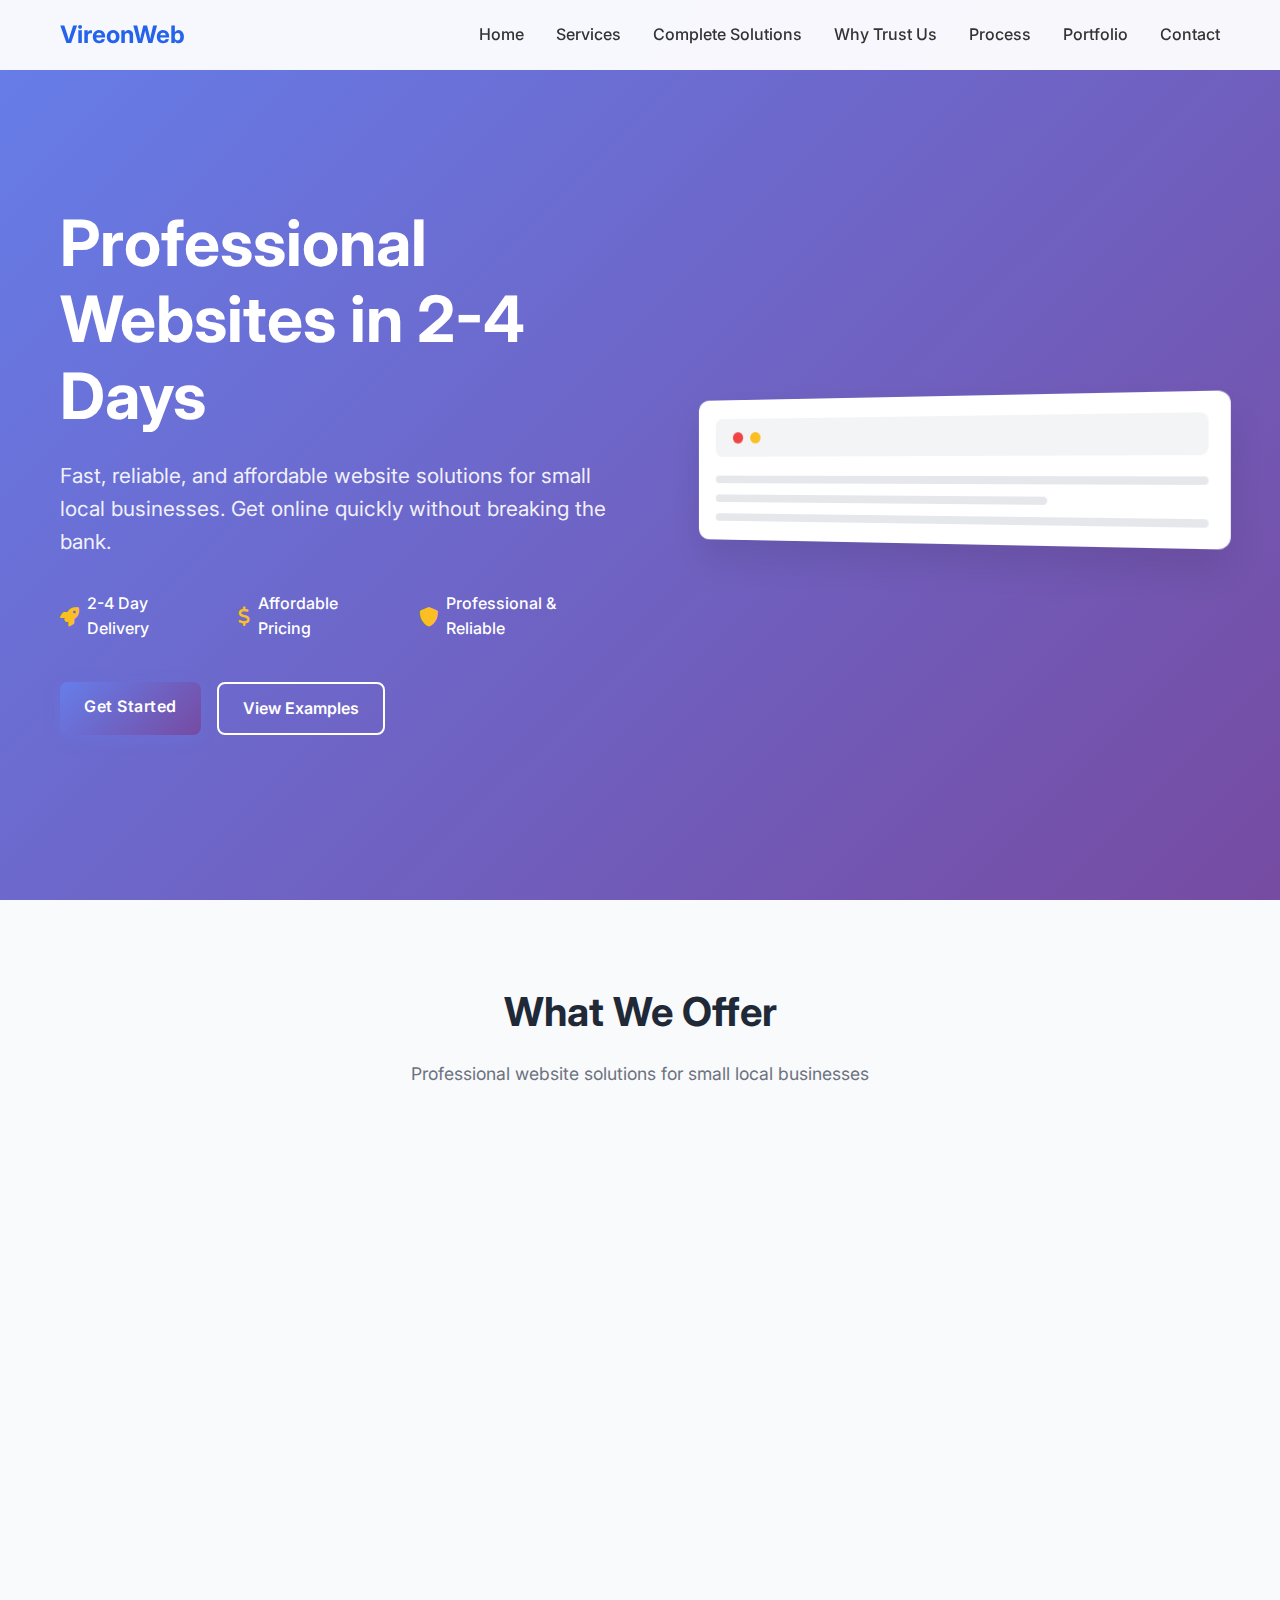
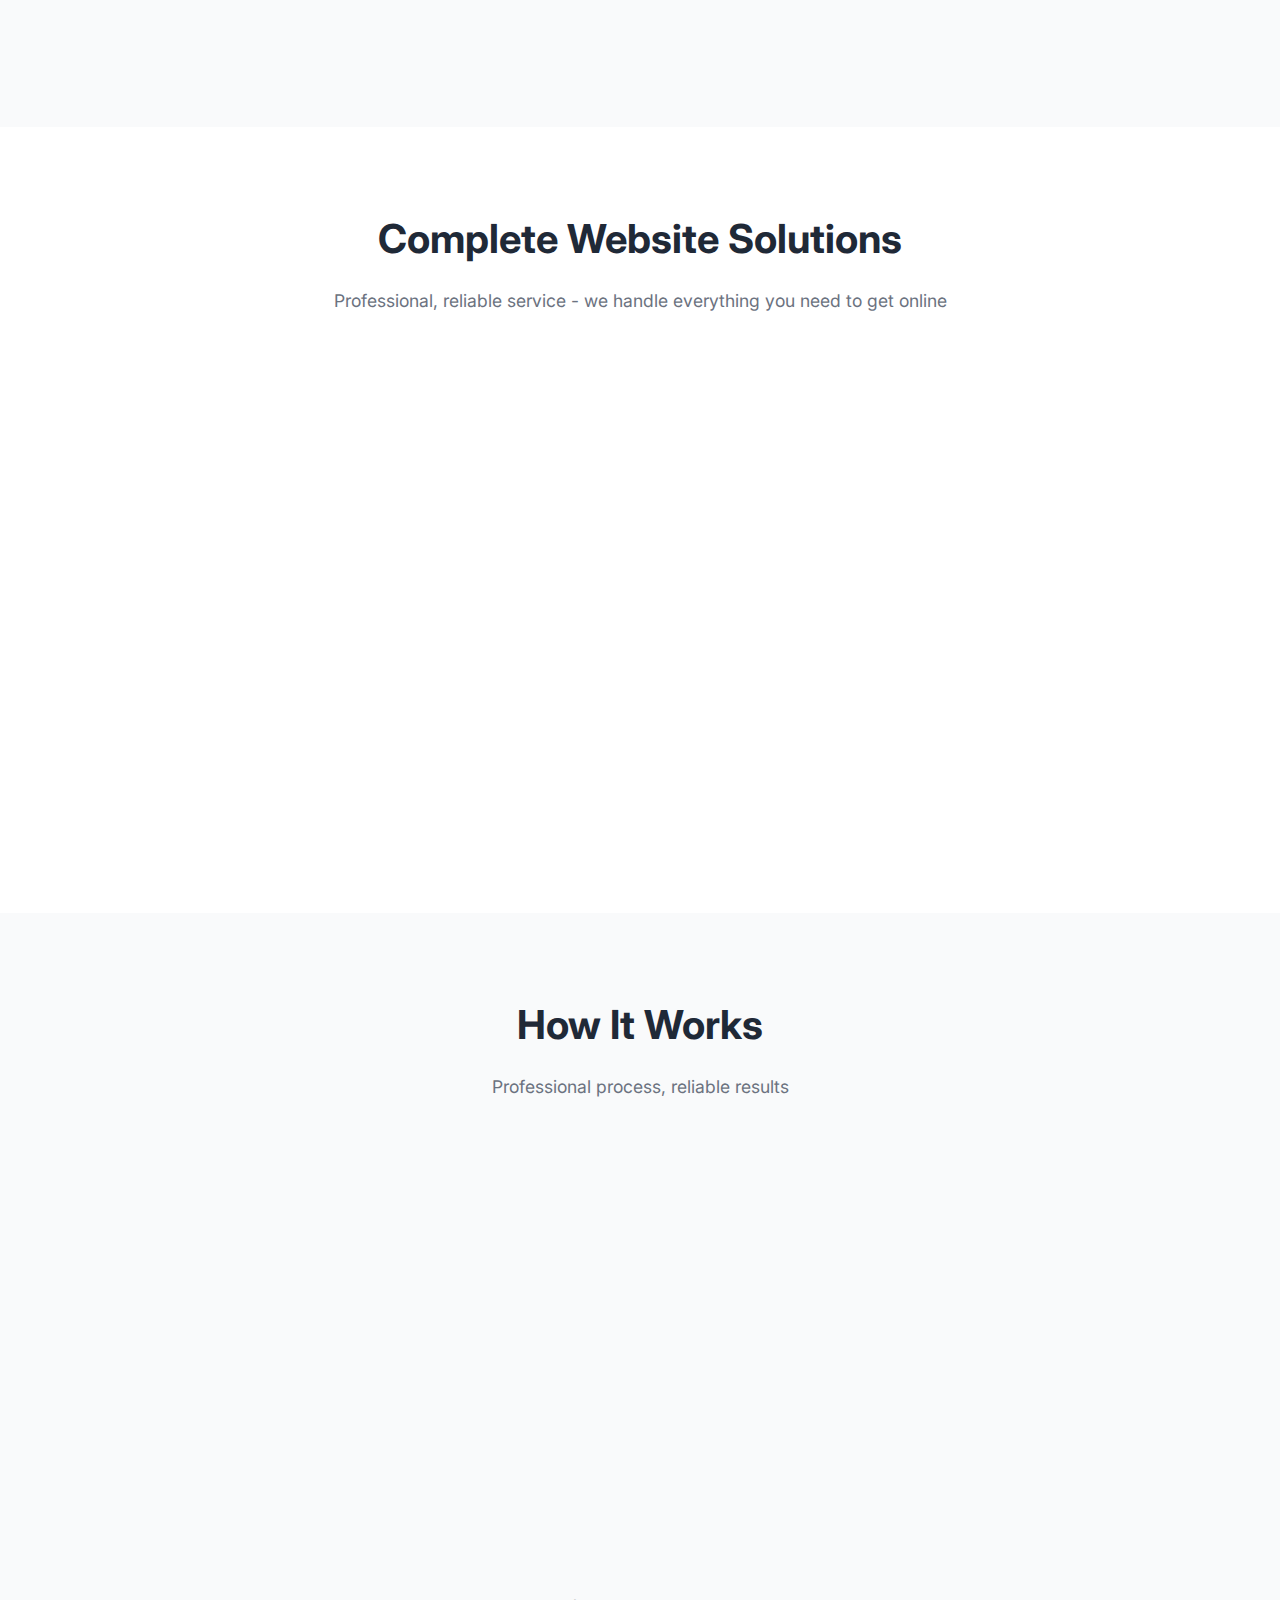
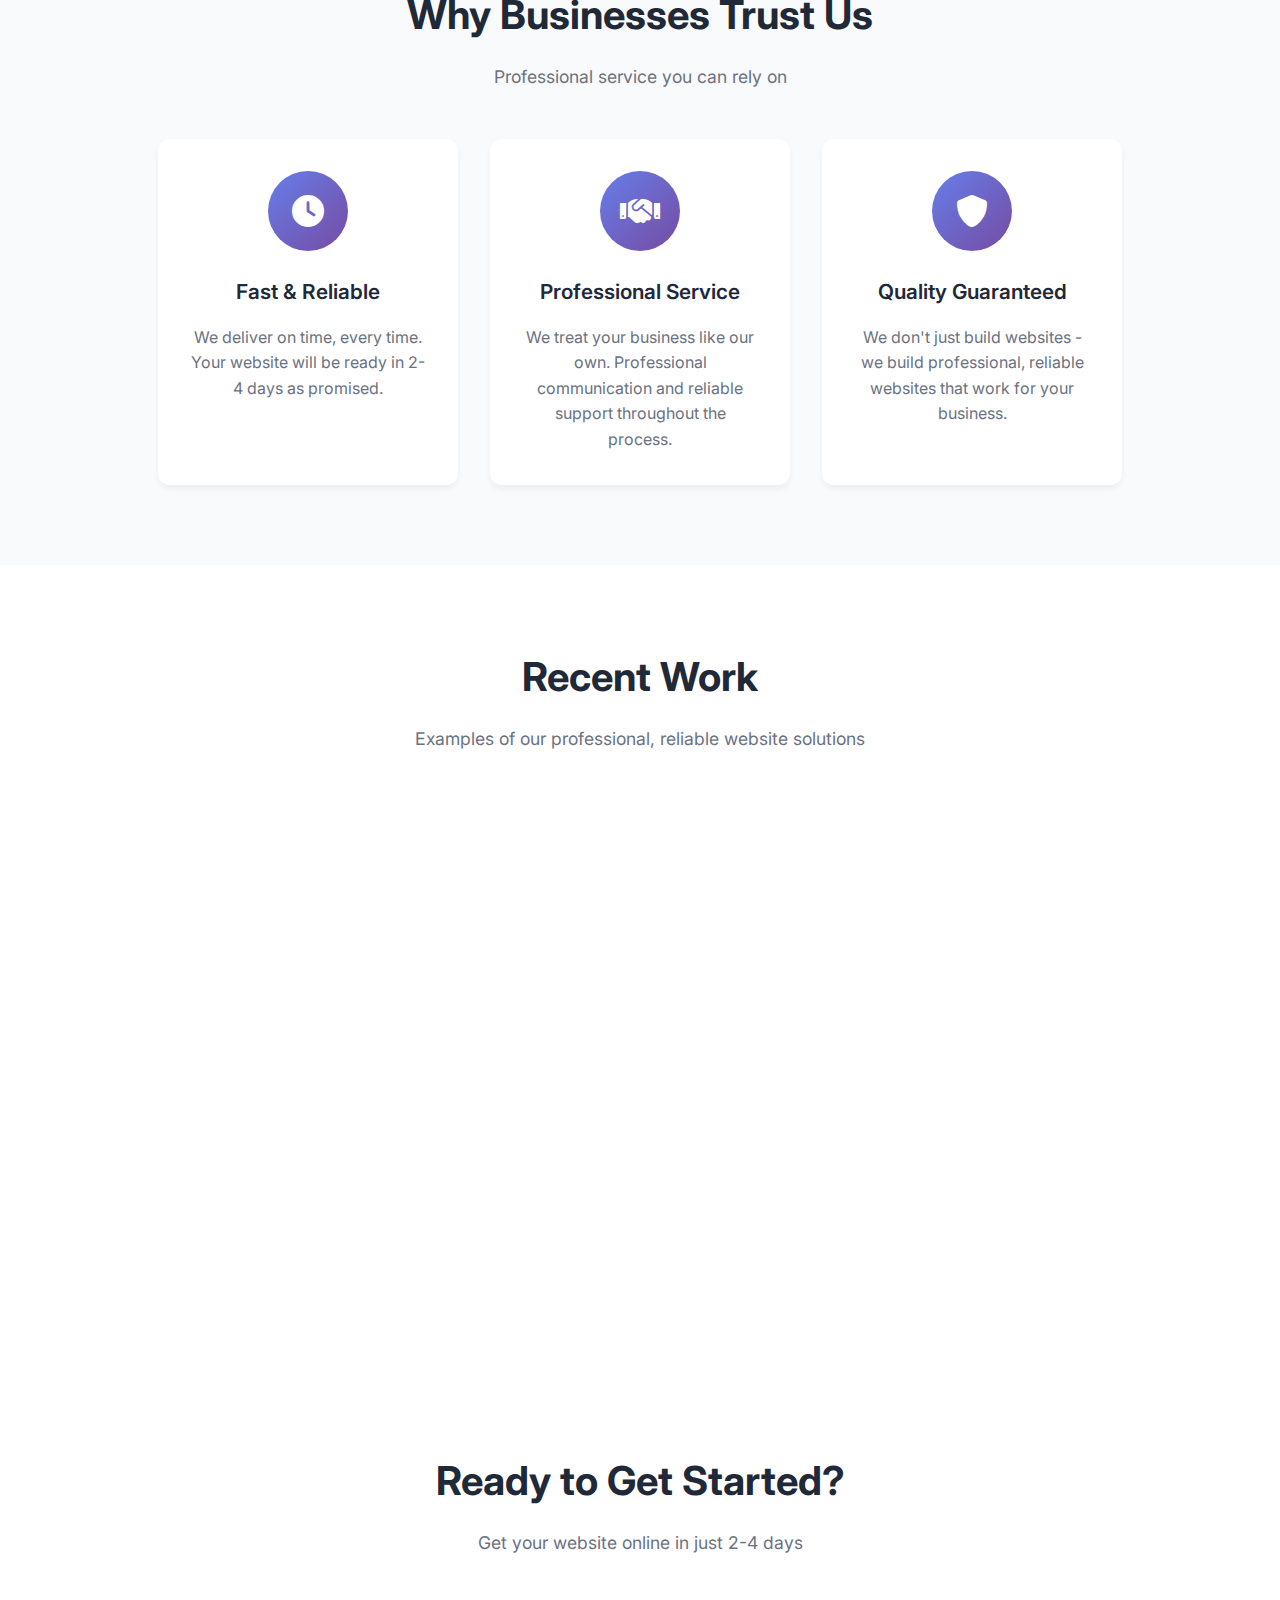
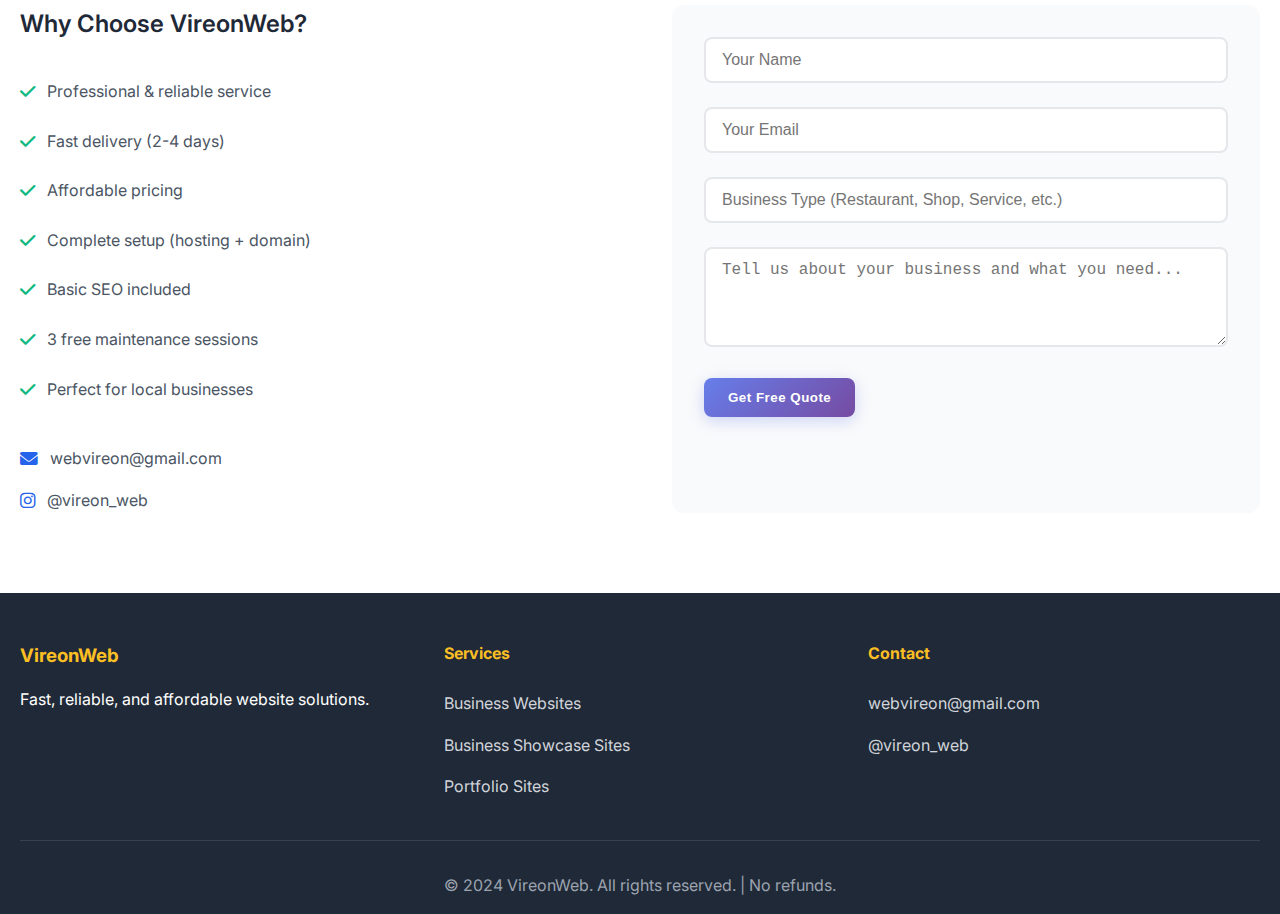
<file: VireonWeb/WebBusiness/index.html>
<!DOCTYPE html>
<html lang="en">
<head>
    <meta charset="UTF-8">
    <meta name="viewport" content="width=device-width, initial-scale=1.0">
    <title>VireonWeb - Fast & Affordable Website Solutions</title>
    <link rel="stylesheet" href="styles.css">
    <link href="https://fonts.googleapis.com/css2?family=Inter:wght@300;400;500;600;700&display=swap" rel="stylesheet">
    <link rel="stylesheet" href="https://cdnjs.cloudflare.com/ajax/libs/font-awesome/6.0.0/css/all.min.css">
</head>
<body>
    <!-- Navigation -->
    <nav class="navbar">
        <div class="nav-container">
            <div class="nav-logo">
                <h2>VireonWeb</h2>
            </div>
            <ul class="nav-menu">
                <li><a href="#home">Home</a></li>
                <li><a href="#services">Services</a></li>
                <li><a href="#additional-services">Complete Solutions</a></li>
                <li><a href="#trust">Why Trust Us</a></li>
                <li><a href="#process">Process</a></li>
                <li><a href="#portfolio">Portfolio</a></li>
                <li><a href="#contact">Contact</a></li>
            </ul>
            <div class="hamburger">
                <span></span>
                <span></span>
                <span></span>
            </div>
        </div>
    </nav>

    <!-- Hero Section -->
    <section id="home" class="hero">
        <div class="hero-container">
            <div class="hero-content">
                <h1>Professional Websites in 2-4 Days</h1>
                <p>Fast, reliable, and affordable website solutions for small local businesses. Get online quickly without breaking the bank.</p>
                <div class="hero-features">
                    <div class="feature">
                        <i class="fas fa-rocket"></i>
                        <span>2-4 Day Delivery</span>
                    </div>
                    <div class="feature">
                        <i class="fas fa-dollar-sign"></i>
                        <span>Affordable Pricing</span>
                    </div>
                    <div class="feature">
                        <i class="fas fa-shield-alt"></i>
                        <span>Professional & Reliable</span>
                    </div>
                </div>
                <div class="hero-buttons">
                    <a href="#contact" class="btn btn-primary">Get Started</a>
                    <a href="#portfolio" class="btn btn-secondary">View Examples</a>
                </div>
            </div>
            <div class="hero-image">
                <div class="website-mockup">
                    <div class="mockup-header"></div>
                    <div class="mockup-content">
                        <div class="mockup-line"></div>
                        <div class="mockup-line short"></div>
                        <div class="mockup-line"></div>
                    </div>
                </div>
            </div>
        </div>
    </section>

    <!-- Services Section -->
    <section id="services" class="services">
        <div class="container">
            <h2>What We Offer</h2>
            <p class="section-subtitle">Professional website solutions for small local businesses</p>
            <div class="services-grid">
                <div class="service-card">
                    <div class="service-icon">
                        <i class="fas fa-laptop"></i>
                    </div>
                    <h3>Business Websites</h3>
                    <p>Professional, reliable websites perfect for small local businesses. Everything you need to get online.</p>
                    <ul>
                        <li>Responsive design</li>
                        <li>Contact forms</li>
                        <li>Basic SEO setup</li>
                        <li>Google Maps integration</li>
                        <li>Hosting & domain setup</li>
                    </ul>
                </div>
                <div class="service-card">
                    <div class="service-icon">
                        <i class="fas fa-store"></i>
                    </div>
                    <h3>Business Showcase Sites</h3>
                    <p>Professional websites to showcase your products and services. Perfect for local businesses.</p>
                    <ul>
                        <li>Product/service galleries</li>
                        <li>Contact forms</li>
                        <li>Business information</li>
                        <li>Professional design</li>
                        <li>Hosting & domain setup</li>
                    </ul>
                </div>
                <div class="service-card">
                    <div class="service-icon">
                        <i class="fas fa-paint-brush"></i>
                    </div>
                    <h3>Portfolio Sites</h3>
                    <p>Professional portfolio websites for freelancers and service providers. Showcase your work with style.</p>
                    <ul>
                        <li>Gallery layouts</li>
                        <li>Project showcases</li>
                        <li>About sections</li>
                        <li>Contact information</li>
                        <li>Hosting & domain setup</li>
                    </ul>
                </div>
            </div>
        </div>
    </section>

    <!-- Additional Services Section -->
    <section id="additional-services" class="additional-services">
        <div class="container">
            <h2>Complete Website Solutions</h2>
            <p class="section-subtitle">Professional, reliable service - we handle everything you need to get online</p>
            <div class="services-grid">
                <div class="service-card">
                    <div class="service-icon">
                        <i class="fas fa-server"></i>
                    </div>
                    <h3>Hosting & Domain Setup</h3>
                    <p>Professional hosting and domain setup. We help you choose the right plan and handle all the technical details for you.</p>
                    <ul>
                        <li>Hosting plan selection</li>
                        <li>Domain registration</li>
                        <li>Complete setup & configuration</li>
                        <li>You cover the costs</li>
                    </ul>
                </div>
                <div class="service-card">
                    <div class="service-icon">
                        <i class="fas fa-tools"></i>
                    </div>
                    <h3>Maintenance & Updates</h3>
                    <p>Reliable maintenance and updates to keep your website running smoothly and securely.</p>
                    <ul>
                        <li>3 free maintenance sessions</li>
                        <li>Content updates</li>
                        <li>Security updates</li>
                        <li>€10/hour after free sessions</li>
                    </ul>
                </div>
                <div class="service-card">
                    <div class="service-icon">
                        <i class="fas fa-search"></i>
                    </div>
                    <h3>Basic SEO Setup</h3>
                    <p>Professional SEO setup to help local customers find your business online.</p>
                    <ul>
                        <li>Google-friendly content</li>
                        <li>Optimized page titles</li>
                        <li>Good site structure</li>
                        <li>Google Maps integration</li>
                    </ul>
                </div>
            </div>
        </div>
    </section>

    <!-- Process Section -->
    <section id="process" class="process">
        <div class="container">
            <h2>How It Works</h2>
            <p class="section-subtitle">Professional process, reliable results</p>
            <div class="process-steps">
                <div class="step">
                    <div class="step-number">1</div>
                    <h3>Tell Us What You Need</h3>
                    <p>Share your business details and we'll create a plan that fits your budget and timeline.</p>
                </div>
                <div class="step">
                    <div class="step-number">2</div>
                    <h3>We Build & Setup Everything</h3>
                    <p>We create your website, set up hosting, domain, and basic SEO in just 2-4 days.</p>
                </div>
                <div class="step">
                    <div class="step-number">3</div>
                    <h3>Launch & Support</h3>
                    <p>Your site goes live with 3 free maintenance sessions included.</p>
                </div>
            </div>
        </div>
    </section>

    <!-- Trust Section -->
    <section id="trust" class="trust">
        <div class="container">
            <h2>Why Businesses Trust Us</h2>
            <p class="section-subtitle">Professional service you can rely on</p>
            <div class="trust-grid">
                <div class="trust-item">
                    <div class="trust-icon">
                        <i class="fas fa-clock"></i>
                    </div>
                    <h3>Fast & Reliable</h3>
                    <p>We deliver on time, every time. Your website will be ready in 2-4 days as promised.</p>
                </div>
                <div class="trust-item">
                    <div class="trust-icon">
                        <i class="fas fa-handshake"></i>
                    </div>
                    <h3>Professional Service</h3>
                    <p>We treat your business like our own. Professional communication and reliable support throughout the process.</p>
                </div>
                <div class="trust-item">
                    <div class="trust-icon">
                        <i class="fas fa-shield-alt"></i>
                    </div>
                    <h3>Quality Guaranteed</h3>
                    <p>We don't just build websites - we build professional, reliable websites that work for your business.</p>
                </div>
            </div>
        </div>
    </section>

    <!-- Portfolio Section -->
    <section id="portfolio" class="portfolio">
        <div class="container">
            <h2>Recent Work</h2>
            <p class="section-subtitle">Examples of our professional, reliable website solutions</p>
            <div class="portfolio-grid">
                <div class="portfolio-item">
                    <div class="portfolio-image">
                        <img src="../images/restourant.PNG" alt="Restaurant Website" style="width: 100%; height: 100%; object-fit: cover;">
                    </div>
                    <h3>Local Restaurant</h3>
                    <p>Professional restaurant website with menu, contact info & Google Maps integration</p>
                    <div class="portfolio-links">
                        <a href="../Local Restaurant/index.html" target="_blank" class="btn btn-small">View Site</a>
                        <span class="delivery-time">Delivered in 3 days</span>
                    </div>
                </div>
                <div class="portfolio-item">
                    <div class="portfolio-image">
                        <img src="../images/bakery.png" alt="Bakery Website" style="width: 100%; height: 100%; object-fit: cover;">
                    </div>
                    <h3>Sweet Dreams Bakery</h3>
                    <p>Creative bakery website with side navigation, menu showcase & ordering system</p>
                    <div class="portfolio-links">
                        <a href="../Local Bakery/index.html" target="_blank" class="btn btn-small">View Site</a>
                        <span class="delivery-time">Delivered in 2 days</span>
                    </div>
                </div>
                <div class="portfolio-item">
                    <div class="portfolio-image">
                        <img src="../images/plumbing.PNG" alt="Plumbing Website" style="width: 100%; height: 100%; object-fit: cover;">
                    </div>
                    <h3>ProFlow Plumbing</h3>
                    <p>Professional plumbing service website with emergency contact & service showcase</p>
                    <div class="portfolio-links">
                        <a href="../Local Plumbing/index.html" target="_blank" class="btn btn-small">View Site</a>
                        <span class="delivery-time">Delivered in 4 days</span>
                    </div>
                </div>
            </div>
        </div>
    </section>

    <!-- Contact Section -->
    <section id="contact" class="contact">
        <div class="container">
            <h2>Ready to Get Started?</h2>
            <p class="section-subtitle">Get your website online in just 2-4 days</p>
            <div class="contact-content">
                <div class="contact-info">
                    <h3>Why Choose VireonWeb?</h3>
                    <ul>
                        <li><i class="fas fa-check"></i> Professional & reliable service</li>
                        <li><i class="fas fa-check"></i> Fast delivery (2-4 days)</li>
                        <li><i class="fas fa-check"></i> Affordable pricing</li>
                        <li><i class="fas fa-check"></i> Complete setup (hosting + domain)</li>
                        <li><i class="fas fa-check"></i> Basic SEO included</li>
                        <li><i class="fas fa-check"></i> 3 free maintenance sessions</li>
                        <li><i class="fas fa-check"></i> Perfect for local businesses</li>
                    </ul>
                    <div class="contact-methods">
                        <div class="contact-method">
                            <i class="fas fa-envelope"></i>
                            <span>webvireon@gmail.com</span>
                        </div>
                        <div class="contact-method">
                            <i class="fab fa-instagram"></i>
                            <span>@vireon_web</span>
                        </div>
                    </div>
                </div>
                <form class="contact-form">
                    <div class="form-group">
                        <input type="text" placeholder="Your Name" required>
                    </div>
                    <div class="form-group">
                        <input type="email" placeholder="Your Email" required>
                    </div>
                    <div class="form-group">
                        <input type="text" placeholder="Business Type (Restaurant, Shop, Service, etc.)">
                    </div>
                    <div class="form-group">
                        <textarea placeholder="Tell us about your business and what you need..." rows="4"></textarea>
                    </div>
                    <button type="submit" class="btn btn-primary">Get Free Quote</button>
                </form>
            </div>
        </div>
    </section>

    <!-- Footer -->
    <footer class="footer">
        <div class="container">
            <div class="footer-content">
                <div class="footer-section">
                    <h3>VireonWeb</h3>
                    <p>Fast, reliable, and affordable website solutions.</p>
                </div>
                <div class="footer-section">
                    <h4>Services</h4>
                    <ul>
                        <li>Business Websites</li>
                        <li>Business Showcase Sites</li>
                        <li>Portfolio Sites</li>
                    </ul>
                </div>
                <div class="footer-section">
                    <h4>Contact</h4>
                    <ul>
                        <li>webvireon@gmail.com</li>
                        <li>@vireon_web</li>
                    </ul>
                </div>
            </div>
            <div class="footer-bottom">
                <p>&copy; 2024 VireonWeb. All rights reserved. | No refunds.</p>
            </div>
        </div>
    </footer>

    <script src="script.js"></script>
</body>
</html> 
</html>
</file>
<file: WebBusiness/styles.css>
/* Reset and Base Styles */
* {
    margin: 0;
    padding: 0;
    box-sizing: border-box;
}

body {
    font-family: 'Inter', sans-serif;
    line-height: 1.6;
    color: #333;
    overflow-x: hidden;
}

.container {
    max-width: 1200px;
    margin: 0 auto;
    padding: 0 20px;
}

/* Navigation */
.navbar {
    position: fixed;
    top: 0;
    width: 100%;
    background: rgba(255, 255, 255, 0.95);
    backdrop-filter: blur(10px);
    z-index: 1000;
    padding: 1rem 0;
    transition: all 0.3s ease;
}

.nav-container {
    max-width: 1200px;
    margin: 0 auto;
    padding: 0 20px;
    display: flex;
    justify-content: space-between;
    align-items: center;
}

.nav-logo h2 {
    color: #2563eb;
    font-weight: 700;
    font-size: 1.5rem;
}

.nav-menu {
    display: flex;
    list-style: none;
    gap: 2rem;
}

.nav-menu a {
    text-decoration: none;
    color: #333;
    font-weight: 500;
    transition: color 0.3s ease;
}

.nav-menu a:hover {
    color: #2563eb;
}

.hamburger {
    display: none;
    flex-direction: column;
    cursor: pointer;
}

.hamburger span {
    width: 25px;
    height: 3px;
    background: #333;
    margin: 3px 0;
    transition: 0.3s;
}

.hamburger.active span:nth-child(1) {
    transform: rotate(-45deg) translate(-5px, 6px);
}

.hamburger.active span:nth-child(2) {
    opacity: 0;
}

.hamburger.active span:nth-child(3) {
    transform: rotate(45deg) translate(-5px, -6px);
}

/* Hero Section */
.hero {
    padding: 120px 0 80px;
    background: linear-gradient(135deg, #667eea 0%, #764ba2 100%);
    color: white;
    min-height: 100vh;
    display: flex;
    align-items: center;
}

.hero-container {
    max-width: 1200px;
    margin: 0 auto;
    padding: 0 20px;
    display: grid;
    grid-template-columns: 1fr 1fr;
    gap: 4rem;
    align-items: center;
}

.hero-content h1 {
    font-size: 3.5rem;
    font-weight: 700;
    margin-bottom: 1.5rem;
    line-height: 1.2;
}

.hero-content p {
    font-size: 1.2rem;
    margin-bottom: 2rem;
    opacity: 0.9;
}

.hero-features {
    display: flex;
    gap: 2rem;
    margin-bottom: 2.5rem;
}

.feature {
    display: flex;
    align-items: center;
    gap: 0.5rem;
    font-weight: 500;
}

.feature i {
    font-size: 1.2rem;
    color: #fbbf24;
}

.hero-buttons {
    display: flex;
    gap: 1rem;
}

.btn {
    padding: 12px 24px;
    border-radius: 8px;
    text-decoration: none;
    font-weight: 600;
    transition: all 0.3s ease;
    display: inline-block;
}

.btn-primary {
    background: linear-gradient(135deg, #667eea 0%, #764ba2 100%);
    color: white;
    border: none;
    box-shadow: 0 4px 15px rgba(102, 126, 234, 0.3);
    font-weight: 600;
    letter-spacing: 0.5px;
}

.btn-primary:hover {
    background: linear-gradient(135deg, #5a67d8 0%, #6b46c1 100%);
    transform: translateY(-2px);
    box-shadow: 0 6px 20px rgba(102, 126, 234, 0.4);
}

.btn-secondary {
    background: transparent;
    color: white;
    border: 2px solid white;
}

.btn-secondary:hover {
    background: white;
    color: #1f2937;
}

/* Website Mockup */
.website-mockup {
    background: white;
    border-radius: 12px;
    padding: 20px;
    box-shadow: 0 20px 40px rgba(0, 0, 0, 0.1);
    transform: perspective(1000px) rotateY(-15deg);
    transition: transform 0.3s ease;
}

.website-mockup:hover {
    transform: perspective(1000px) rotateY(-5deg);
}

.mockup-header {
    height: 40px;
    background: #f3f4f6;
    border-radius: 8px;
    margin-bottom: 20px;
    position: relative;
}

.mockup-header::before {
    content: '';
    position: absolute;
    top: 50%;
    left: 20px;
    transform: translateY(-50%);
    width: 12px;
    height: 12px;
    background: #ef4444;
    border-radius: 50%;
}

.mockup-header::after {
    content: '';
    position: absolute;
    top: 50%;
    left: 40px;
    transform: translateY(-50%);
    width: 12px;
    height: 12px;
    background: #fbbf24;
    border-radius: 50%;
}

.mockup-content {
    display: flex;
    flex-direction: column;
    gap: 12px;
}

.mockup-line {
    height: 8px;
    background: #e5e7eb;
    border-radius: 4px;
    width: 100%;
}

.mockup-line.short {
    width: 70%;
}

/* Services Section */
.services {
    padding: 80px 0;
    background: #f9fafb;
}

.services h2 {
    text-align: center;
    font-size: 2.5rem;
    font-weight: 700;
    margin-bottom: 1rem;
    color: #1f2937;
}

.section-subtitle {
    text-align: center;
    font-size: 1.1rem;
    color: #6b7280;
    margin-bottom: 3rem;
}

.services-grid {
    display: grid;
    grid-template-columns: repeat(auto-fit, minmax(300px, 1fr));
    gap: 2rem;
}

.service-card {
    background: white;
    padding: 2rem;
    border-radius: 12px;
    box-shadow: 0 4px 6px rgba(0, 0, 0, 0.05);
    transition: transform 0.3s ease, box-shadow 0.3s ease;
}

.service-card:hover {
    transform: translateY(-5px);
    box-shadow: 0 10px 25px rgba(0, 0, 0, 0.1);
}

.service-icon {
    width: 60px;
    height: 60px;
    background: linear-gradient(135deg, #667eea 0%, #764ba2 100%);
    border-radius: 12px;
    display: flex;
    align-items: center;
    justify-content: center;
    margin-bottom: 1.5rem;
}

.service-icon i {
    font-size: 1.5rem;
    color: white;
}

.service-card h3 {
    font-size: 1.5rem;
    font-weight: 600;
    margin-bottom: 1rem;
    color: #1f2937;
}

.service-card p {
    color: #6b7280;
    margin-bottom: 1.5rem;
}

.service-card ul {
    list-style: none;
}

.service-card li {
    padding: 0.5rem 0;
    color: #4b5563;
    position: relative;
    padding-left: 1.5rem;
}

.service-card li::before {
    content: '✓';
    position: absolute;
    left: 0;
    color: #10b981;
    font-weight: bold;
}

/* Additional Services Section */
.additional-services {
    padding: 80px 0;
    background: white;
}

.additional-services h2 {
    text-align: center;
    font-size: 2.5rem;
    font-weight: 700;
    margin-bottom: 1rem;
    color: #1f2937;
}

/* Process Section */
.process {
    padding: 80px 0;
    background: #f9fafb;
}

.process h2 {
    text-align: center;
    font-size: 2.5rem;
    font-weight: 700;
    margin-bottom: 1rem;
    color: #1f2937;
}

.process-steps {
    display: grid;
    grid-template-columns: repeat(auto-fit, minmax(250px, 1fr));
    gap: 2rem;
    margin-top: 3rem;
}

.step {
    text-align: center;
    padding: 2rem;
}

.step-number {
    width: 60px;
    height: 60px;
    background: linear-gradient(135deg, #667eea 0%, #764ba2 100%);
    color: white;
    border-radius: 50%;
    display: flex;
    align-items: center;
    justify-content: center;
    font-size: 1.5rem;
    font-weight: 700;
    margin: 0 auto 1.5rem;
}

.step h3 {
    font-size: 1.3rem;
    font-weight: 600;
    margin-bottom: 1rem;
    color: #1f2937;
}

.step p {
    color: #6b7280;
}

/* Trust Section */
.trust {
    padding: 80px 0;
    background: #f9fafb;
}

.trust h2 {
    text-align: center;
    font-size: 2.5rem;
    font-weight: 700;
    margin-bottom: 1rem;
    color: #1f2937;
}

.trust .section-subtitle {
    text-align: center;
    font-size: 1.1rem;
    color: #6b7280;
    margin-bottom: 2rem;
}

.trust-grid {
    display: flex;
    justify-content: center;
    gap: 2rem;
    margin-top: 3rem;
    flex-wrap: wrap;
}

.trust-item {
    text-align: center;
    padding: 2rem;
    background: white;
    border-radius: 12px;
    box-shadow: 0 4px 6px rgba(0, 0, 0, 0.05);
    transition: transform 0.3s ease;
    width: 300px;
    flex-shrink: 0;
}

.trust-item:hover {
    transform: translateY(-5px);
}

.trust-icon {
    width: 80px;
    height: 80px;
    background: linear-gradient(135deg, #667eea 0%, #764ba2 100%);
    border-radius: 50%;
    display: flex;
    align-items: center;
    justify-content: center;
    margin: 0 auto 1.5rem;
}

.trust-icon i {
    font-size: 2rem;
    color: white;
}

.trust-item h3 {
    font-size: 1.3rem;
    font-weight: 600;
    margin-bottom: 1rem;
    color: #1f2937;
}

.trust-item p {
    color: #6b7280;
    line-height: 1.6;
}

/* Portfolio Section */
.portfolio {
    padding: 80px 0;
    background: white;
}

.portfolio h2 {
    text-align: center;
    font-size: 2.5rem;
    font-weight: 700;
    margin-bottom: 1rem;
    color: #1f2937;
}

.portfolio-grid {
    display: grid;
    grid-template-columns: repeat(auto-fit, minmax(400px, 1fr));
    gap: 3rem;
    margin-top: 3rem;
}

.portfolio-item {
    background: white;
    border-radius: 12px;
    overflow: hidden;
    box-shadow: 0 4px 6px rgba(0, 0, 0, 0.05);
    transition: transform 0.3s ease;
}

.portfolio-item:hover {
    transform: translateY(-5px);
}

.portfolio-image {
    height: 300px;
    background: #f3f4f6;
    display: flex;
    align-items: center;
    justify-content: center;
    overflow: hidden;
}

/* Placeholder Images */
.placeholder-image {
    background: linear-gradient(135deg, #667eea 0%, #764ba2 100%);
    border-radius: 12px;
    width: 100%;
    height: 100%;
    display: flex;
    align-items: center;
    justify-content: center;
    box-shadow: 0 4px 8px rgba(0, 0, 0, 0.1);
}

.placeholder-content {
    text-align: center;
    color: white;
}

.placeholder-content i {
    font-size: 3rem;
    margin-bottom: 1rem;
    display: block;
}

.placeholder-content span {
    font-size: 1.1rem;
    font-weight: 600;
    display: block;
}

.portfolio-item h3 {
    padding: 1.5rem 1.5rem 0.5rem;
    font-size: 1.2rem;
    font-weight: 600;
    color: #1f2937;
}

.portfolio-item p {
    padding: 0 1.5rem 1rem;
    color: #6b7280;
    font-size: 0.9rem;
}

.portfolio-links {
    padding: 0 1.5rem 1.5rem;
    display: flex;
    justify-content: space-between;
    align-items: center;
    gap: 1rem;
}

.btn-small {
    padding: 8px 16px;
    font-size: 0.9rem;
    background: #667eea;
    color: white;
    text-decoration: none;
    border-radius: 6px;
    transition: background 0.3s ease;
}

.btn-small:hover {
    background: #5a67d8;
}

.delivery-time {
    font-size: 0.8rem;
    color: #10b981;
    font-weight: 500;
}

/* Contact Section */
.contact {
    padding: 80px 0;
    background: white;
}

.contact h2 {
    text-align: center;
    font-size: 2.5rem;
    font-weight: 700;
    margin-bottom: 1rem;
    color: #1f2937;
}

.contact-content {
    display: grid;
    grid-template-columns: 1fr 1fr;
    gap: 4rem;
    margin-top: 3rem;
}

.contact-info h3 {
    font-size: 1.5rem;
    font-weight: 600;
    margin-bottom: 1.5rem;
    color: #1f2937;
}

.contact-info ul {
    list-style: none;
    margin-bottom: 2rem;
}

.contact-info li {
    padding: 0.75rem 0;
    color: #4b5563;
    display: flex;
    align-items: center;
    gap: 0.75rem;
}

.contact-info i {
    color: #10b981;
    font-size: 1.1rem;
}

.contact-methods {
    display: flex;
    flex-direction: column;
    gap: 1rem;
}

.contact-method {
    display: flex;
    align-items: center;
    gap: 0.75rem;
    color: #4b5563;
}

.contact-method i {
    color: #2563eb;
    font-size: 1.1rem;
}

.contact-method a {
    color: #4b5563;
    text-decoration: none;
    transition: color 0.3s ease;
}

.contact-method a:hover {
    color: #2563eb;
}

.contact-form {
    background: #f9fafb;
    padding: 2rem;
    border-radius: 12px;
}

.form-group {
    margin-bottom: 1.5rem;
}

.form-group input,
.form-group textarea {
    width: 100%;
    padding: 12px 16px;
    border: 2px solid #e5e7eb;
    border-radius: 8px;
    font-size: 1rem;
    transition: border-color 0.3s ease;
}

.form-group input:focus,
.form-group textarea:focus {
    outline: none;
    border-color: #2563eb;
}

.form-group textarea {
    resize: vertical;
    min-height: 100px;
}

/* Footer */
.footer {
    background: #1f2937;
    color: white;
    padding: 3rem 0 1rem;
}

.footer-content {
    display: grid;
    grid-template-columns: repeat(auto-fit, minmax(250px, 1fr));
    gap: 2rem;
    margin-bottom: 2rem;
}

.footer-section h3,
.footer-section h4 {
    margin-bottom: 1rem;
    color: #fbbf24;
}

.footer-section ul {
    list-style: none;
}

.footer-section li {
    padding: 0.5rem 0;
    color: #d1d5db;
}

.footer-section a {
    color: #d1d5db;
    text-decoration: none;
    transition: color 0.3s ease;
}

.footer-section a:hover {
    color: #fbbf24;
}

.footer-bottom {
    text-align: center;
    padding-top: 2rem;
    border-top: 1px solid #374151;
    color: #9ca3af;
}

/* Responsive Design */
@media (max-width: 768px) {
    .hamburger {
        display: flex;
    }

    .nav-menu {
        display: none;
        position: fixed;
        top: 70px;
        left: 0;
        width: 100%;
        background: rgba(255, 255, 255, 0.98);
        backdrop-filter: blur(10px);
        flex-direction: column;
        align-items: center;
        padding: 2rem 0;
        box-shadow: 0 4px 20px rgba(0, 0, 0, 0.1);
        z-index: 1000;
    }

    .nav-menu.active {
        display: flex;
    }

    .nav-menu li {
        margin: 1rem 0;
    }

    .nav-menu a {
        font-size: 1.1rem;
        padding: 0.5rem 1rem;
    }

    .nav-logo h2 {
        font-size: 1.3rem;
    }

    .hero-container {
        grid-template-columns: 1fr;
        text-align: center;
    }

    .hero-content h1 {
        font-size: 2.5rem;
    }

    .hero-features {
        justify-content: center;
        flex-wrap: wrap;
    }

    .hero-buttons {
        justify-content: center;
        flex-wrap: wrap;
    }

    .contact-content {
        grid-template-columns: 1fr;
    }

    .services-grid,
    .process-steps,
    .portfolio-grid {
        grid-template-columns: 1fr;
    }
}

@media (max-width: 480px) {
    .hero-content h1 {
        font-size: 2rem;
    }

    .hero-features {
        flex-direction: column;
        align-items: center;
    }

    .btn {
        width: 100%;
        text-align: center;
    }
}

/* Large Screen Optimizations */
@media (min-width: 1200px) {
    .container {
        max-width: 1400px;
    }
    
    .hero-content h1 {
        font-size: 4rem;
    }
    
    .hero-content p {
        font-size: 1.3rem;
    }
    
    .services-grid {
        grid-template-columns: repeat(3, 1fr);
        gap: 2.5rem;
    }
    
    .portfolio-grid {
        grid-template-columns: repeat(3, 1fr);
        gap: 2.5rem;
    }
    
    .process-steps {
        grid-template-columns: repeat(3, 1fr);
        gap: 3rem;
    }
    
    .trust-grid {
        grid-template-columns: repeat(4, 1fr);
        gap: 2rem;
    }
}

@media (min-width: 1600px) {
    .container {
        max-width: 1600px;
    }
    
    .hero-content h1 {
        font-size: 4.5rem;
    }
    
    .section-header h2 {
        font-size: 3rem;
    }
    
    .service-card {
        padding: 3rem 2rem;
    }
    
    .portfolio-item {
        min-height: 400px;
    }
}

/* Extra Large Screen Optimizations */
@media (min-width: 1920px) {
    .container {
        max-width: 1800px;
    }
    
    .hero-content h1 {
        font-size: 5rem;
    }
    
    .hero-content p {
        font-size: 1.4rem;
    }
    
    .services-grid {
        grid-template-columns: repeat(3, 1fr);
        gap: 3rem;
    }
    
    .service-card {
        padding: 3.5rem 2.5rem;
    }
    
    .service-card h3 {
        font-size: 1.5rem;
    }
    
    .service-card p {
        font-size: 1.1rem;
    }
}

/* Fix for very small screens */
@media (max-width: 360px) {
    .hero-content h1 {
        font-size: 1.8rem;
    }
    
    .hero-content p {
        font-size: 1rem;
    }
    
    .section-header h2 {
        font-size: 1.8rem;
    }
    
    .btn {
        padding: 12px 20px;
        font-size: 0.9rem;
    }
    
    .service-card {
        padding: 1.5rem 1rem;
    }
    
    .portfolio-item {
        margin: 0 10px;
    }
}

/* Landscape orientation fixes for mobile */
@media (max-width: 768px) and (orientation: landscape) {
    .hero {
        min-height: 80vh;
    }
    
    .hero-content h1 {
        font-size: 2.2rem;
    }
    
    .hero-features {
        flex-direction: row;
        justify-content: center;
        gap: 1rem;
    }
}

/* High DPI displays */
@media (-webkit-min-device-pixel-ratio: 2), (min-resolution: 192dpi) {
    .service-icon,
    .trust-icon {
        box-shadow: 0 2px 8px rgba(0, 0, 0, 0.15);
    }
    
    .btn {
        border-width: 1px;
    }
}
</file>
<file: VireonWeb/Local Bakery/styles.css>
/* Reset and Base Styles */
* {
    margin: 0;
    padding: 0;
    box-sizing: border-box;
}

body {
    font-family: 'Quicksand', sans-serif;
    line-height: 1.6;
    color: #4a4a4a;
    background: linear-gradient(135deg, #fff5f0 0%, #fef7f0 50%, #fff9f0 100%);
    overflow-x: hidden;
}

.container {
    max-width: 1200px;
    margin: 0 auto;
    padding: 0 20px;
}

/* Navigation */
.navbar {
    background: rgba(255, 255, 255, 0.95);
    backdrop-filter: blur(10px);
    position: fixed;
    top: 0;
    width: 100%;
    z-index: 1000;
    box-shadow: 0 2px 20px rgba(255, 182, 193, 0.1);
    border-bottom: 2px solid #ffe4e1;
}

.nav-container {
    max-width: 1200px;
    margin: 0 auto;
    padding: 0 20px;
    display: flex;
    justify-content: space-between;
    align-items: center;
    height: 80px;
}

.nav-logo {
    display: flex;
    align-items: center;
    gap: 12px;
}

.logo-icon {
    font-size: 2.5rem;
    animation: bounce 2s infinite;
    color: #d2691e;
}

.logo-icon i {
    font-size: 2.5rem;
}

.nav-logo h1 {
    font-family: 'Dancing Script', cursive;
    font-size: 2rem;
    color: #d2691e;
    font-weight: 600;
}

.nav-menu {
    display: flex;
    list-style: none;
    gap: 40px;
}

.nav-menu a {
    text-decoration: none;
    color: #8b4513;
    font-weight: 500;
    font-size: 1.1rem;
    transition: all 0.3s ease;
    position: relative;
}

.nav-menu a:hover {
    color: #d2691e;
}

.nav-menu a::after {
    content: '';
    position: absolute;
    bottom: -5px;
    left: 0;
    width: 0;
    height: 2px;
    background: linear-gradient(90deg, #d2691e, #ffb6c1);
    transition: width 0.3s ease;
}

.nav-menu a:hover::after {
    width: 100%;
}

.hamburger {
    display: none;
    flex-direction: column;
    cursor: pointer;
}

.hamburger span {
    width: 25px;
    height: 3px;
    background: #d2691e;
    margin: 3px 0;
    transition: 0.3s;
}

/* Hero Section */
.hero {
    min-height: 100vh;
    display: flex;
    align-items: center;
    justify-content: center;
    position: relative;
    background: linear-gradient(135deg, #fff8dc 0%, #faf0e6 50%, #fff5ee 100%);
    padding-top: 80px;
}

.hero::before {
    content: '';
    position: absolute;
    top: 0;
    left: 0;
    right: 0;
    bottom: 0;
    background: url('data:image/svg+xml,<svg xmlns="http://www.w3.org/2000/svg" viewBox="0 0 100 100"><defs><pattern id="grain" width="100" height="100" patternUnits="userSpaceOnUse"><circle cx="50" cy="50" r="1" fill="%23d2691e" opacity="0.03"/></pattern></defs><rect width="100" height="100" fill="url(%23grain)"/></svg>');
    pointer-events: none;
}

.hero-content {
    display: grid;
    grid-template-columns: 1fr 1fr;
    gap: 60px;
    align-items: center;
    max-width: 1200px;
    margin: 0 auto;
    padding: 0 20px;
    position: relative;
    z-index: 2;
}

.hero-text h1 {
    font-family: 'Dancing Script', cursive;
    font-size: 4.5rem;
    color: #8b4513;
    margin-bottom: 20px;
    line-height: 1.1;
    text-shadow: 2px 2px 4px rgba(139, 69, 19, 0.1);
}

.hero-subtitle {
    font-size: 1.3rem;
    color: #6b4423;
    margin-bottom: 40px;
    line-height: 1.8;
    font-weight: 400;
}

.hero-features {
    display: flex;
    gap: 30px;
    margin-bottom: 40px;
}

.feature {
    display: flex;
    flex-direction: column;
    align-items: center;
    gap: 8px;
}

.feature-icon {
    font-size: 2rem;
    animation: pulse 2s infinite;
    color: #d2691e;
}

.feature-icon i {
    font-size: 2rem;
}

.feature span {
    font-size: 0.9rem;
    color: #8b4513;
    font-weight: 500;
    text-align: center;
}

.cta-button {
    display: inline-block;
    background: linear-gradient(135deg, #d2691e, #cd853f);
    color: white;
    padding: 15px 35px;
    text-decoration: none;
    border-radius: 50px;
    font-weight: 600;
    font-size: 1.1rem;
    transition: all 0.3s ease;
    box-shadow: 0 8px 25px rgba(210, 105, 30, 0.3);
    border: none;
    cursor: pointer;
}

.cta-button:hover {
    transform: translateY(-3px);
    box-shadow: 0 12px 35px rgba(210, 105, 30, 0.4);
    background: linear-gradient(135deg, #cd853f, #d2691e);
}

.hero-visual {
    position: relative;
    height: 500px;
    display: flex;
    align-items: center;
    justify-content: center;
}

.floating-elements {
    position: relative;
    width: 100%;
    height: 100%;
}

.floating-item {
    position: absolute;
    font-size: 4rem;
    animation: float 6s ease-in-out infinite;
    filter: drop-shadow(0 10px 20px rgba(139, 69, 19, 0.2));
    color: #d2691e;
}

.floating-item i {
    font-size: 4rem;
}

.floating-item.bread {
    top: 20%;
    left: 20%;
    animation-delay: 0s;
}

.floating-item.croissant {
    top: 60%;
    right: 20%;
    animation-delay: 1.5s;
}

.floating-item.cake {
    top: 40%;
    left: 50%;
    animation-delay: 3s;
}

.floating-item.cookie {
    bottom: 20%;
    left: 30%;
    animation-delay: 4.5s;
}

.hero-decoration {
    position: absolute;
    bottom: 20px;
    left: 50%;
    transform: translateX(-50%);
}

.wheat-decoration {
    font-size: 1.5rem;
    color: #d2691e;
    opacity: 0.6;
    animation: sway 4s ease-in-out infinite;
}

.wheat-decoration i {
    font-size: 1.5rem;
    margin: 0 5px;
}

/* About Section */
.about {
    padding: 100px 0;
    background: linear-gradient(135deg, #faf0e6 0%, #fff8dc 100%);
}

.about-content {
    display: grid;
    grid-template-columns: 1fr 1fr;
    gap: 80px;
    align-items: center;
}

.about-image {
    position: relative;
}

.image-frame {
    background: linear-gradient(135deg, #d2691e, #cd853f);
    padding: 8px;
    border-radius: 20px;
    box-shadow: 0 20px 40px rgba(210, 105, 30, 0.2);
    transform: rotate(-2deg);
}

.image-placeholder {
    background: linear-gradient(135deg, #fff8dc, #faf0e6);
    height: 400px;
    border-radius: 15px;
    display: flex;
    flex-direction: column;
    align-items: center;
    justify-content: center;
    gap: 20px;
    color: #8b4513;
}

.image-placeholder i {
    font-size: 4rem;
    color: #d2691e;
    animation: heartbeat 2s infinite;
}

.image-placeholder span {
    font-family: 'Dancing Script', cursive;
    font-size: 1.5rem;
    font-weight: 600;
}

.about-text h2 {
    font-family: 'Dancing Script', cursive;
    font-size: 3rem;
    color: #8b4513;
    margin-bottom: 30px;
    text-align: center;
}

.about-text p {
    font-size: 1.1rem;
    color: #6b4423;
    margin-bottom: 25px;
    line-height: 1.8;
}

.about-stats {
    display: grid;
    grid-template-columns: repeat(3, 1fr);
    gap: 30px;
    margin-top: 40px;
}

.stat {
    text-align: center;
    padding: 20px;
    background: rgba(255, 255, 255, 0.7);
    border-radius: 15px;
    box-shadow: 0 8px 25px rgba(210, 105, 30, 0.1);
    border: 2px solid rgba(210, 105, 30, 0.1);
}

.stat-number {
    display: block;
    font-family: 'Dancing Script', cursive;
    font-size: 2.5rem;
    color: #d2691e;
    font-weight: 700;
    margin-bottom: 8px;
}

.stat-label {
    font-size: 0.9rem;
    color: #8b4513;
    font-weight: 500;
}

/* Menu Section */
.menu {
    padding: 100px 0;
    background: linear-gradient(135deg, #fff5f0 0%, #fef7f0 100%);
}

.section-header {
    text-align: center;
    margin-bottom: 60px;
}

.section-header h2 {
    font-family: 'Dancing Script', cursive;
    font-size: 3.5rem;
    color: #8b4513;
    margin-bottom: 15px;
}

.section-header p {
    font-size: 1.2rem;
    color: #6b4423;
    font-weight: 400;
}

.menu-categories {
    display: grid;
    gap: 60px;
}

.menu-category h3 {
    font-family: 'Dancing Script', cursive;
    font-size: 2.5rem;
    color: #d2691e;
    margin-bottom: 30px;
    text-align: center;
    text-shadow: 1px 1px 2px rgba(210, 105, 30, 0.1);
}

.menu-category h3 i {
    margin-right: 10px;
    font-size: 2rem;
}

.menu-items {
    display: grid;
    gap: 20px;
}

.menu-item {
    background: rgba(255, 255, 255, 0.8);
    padding: 25px 30px;
    border-radius: 20px;
    display: flex;
    justify-content: space-between;
    align-items: center;
    box-shadow: 0 8px 25px rgba(210, 105, 30, 0.1);
    border: 2px solid rgba(210, 105, 30, 0.05);
    transition: all 0.3s ease;
}

.menu-item:hover {
    transform: translateY(-5px);
    box-shadow: 0 15px 35px rgba(210, 105, 30, 0.2);
    border-color: rgba(210, 105, 30, 0.2);
}

.item-info h4 {
    font-size: 1.3rem;
    color: #8b4513;
    margin-bottom: 8px;
    font-weight: 600;
}

.item-info p {
    color: #6b4423;
    font-size: 1rem;
    font-weight: 400;
}

.price {
    font-family: 'Dancing Script', cursive;
    font-size: 1.8rem;
    color: #d2691e;
    font-weight: 700;
}

/* Gallery Section */
.gallery {
    padding: 100px 0;
    background: linear-gradient(135deg, #faf0e6 0%, #fff8dc 100%);
}

.gallery-grid {
    display: grid;
    grid-template-columns: repeat(auto-fit, minmax(280px, 1fr));
    gap: 30px;
}

.gallery-item {
    position: relative;
    border-radius: 20px;
    overflow: hidden;
    box-shadow: 0 15px 35px rgba(210, 105, 30, 0.15);
    transition: all 0.3s ease;
}

.gallery-item:hover {
    transform: translateY(-10px);
    box-shadow: 0 25px 50px rgba(210, 105, 30, 0.25);
}



.gallery-placeholder {
    background: linear-gradient(135deg, #d2691e, #cd853f);
    height: 250px;
    display: flex;
    flex-direction: column;
    align-items: center;
    justify-content: center;
    gap: 15px;
    color: white;
}

.gallery-placeholder i {
    font-size: 3rem;
    animation: bounce 2s infinite;
}

.gallery-placeholder span {
    font-family: 'Dancing Script', cursive;
    font-size: 1.3rem;
    font-weight: 600;
}

/* Contact Section */
.contact {
    padding: 100px 0;
    background: linear-gradient(135deg, #fff5f0 0%, #fef7f0 100%);
}

.contact-content {
    display: grid;
    grid-template-columns: 1fr 1fr;
    gap: 80px;
    align-items: start;
}

.contact-info h2 {
    font-family: 'Dancing Script', cursive;
    font-size: 3rem;
    color: #8b4513;
    margin-bottom: 20px;
}

.contact-info > p {
    font-size: 1.2rem;
    color: #6b4423;
    margin-bottom: 40px;
    line-height: 1.8;
}

.contact-details {
    display: grid;
    gap: 30px;
}

.contact-item {
    display: flex;
    align-items: center;
    gap: 20px;
    padding: 20px;
    background: rgba(255, 255, 255, 0.7);
    border-radius: 15px;
    box-shadow: 0 8px 25px rgba(210, 105, 30, 0.1);
    border: 2px solid rgba(210, 105, 30, 0.05);
}

.contact-icon {
    font-size: 2rem;
    animation: pulse 2s infinite;
    color: #d2691e;
}

.contact-icon i {
    font-size: 2rem;
}

.contact-item h4 {
    color: #8b4513;
    font-size: 1.1rem;
    margin-bottom: 5px;
    font-weight: 600;
}

.contact-item p {
    color: #6b4423;
    font-size: 1rem;
    line-height: 1.5;
}

.contact-form-container {
    position: relative;
}

.form-card {
    background: rgba(255, 255, 255, 0.9);
    padding: 40px;
    border-radius: 25px;
    box-shadow: 0 20px 40px rgba(210, 105, 30, 0.15);
    border: 2px solid rgba(210, 105, 30, 0.1);
}

.form-card h3 {
    font-family: 'Dancing Script', cursive;
    font-size: 2.5rem;
    color: #8b4513;
    margin-bottom: 10px;
    text-align: center;
}

.form-card > p {
    text-align: center;
    color: #6b4423;
    margin-bottom: 30px;
    font-size: 1.1rem;
}

.contact-form {
    display: grid;
    gap: 20px;
}

.form-group input,
.form-group select,
.form-group textarea {
    width: 100%;
    padding: 15px 20px;
    border: 2px solid rgba(210, 105, 30, 0.2);
    border-radius: 15px;
    font-size: 1rem;
    font-family: 'Quicksand', sans-serif;
    background: rgba(255, 255, 255, 0.8);
    color: #8b4513;
    transition: all 0.3s ease;
}

.form-group input:focus,
.form-group select:focus,
.form-group textarea:focus {
    outline: none;
    border-color: #d2691e;
    box-shadow: 0 0 0 3px rgba(210, 105, 30, 0.1);
    background: white;
}

.form-group input::placeholder,
.form-group textarea::placeholder {
    color: #cd853f;
}

.submit-button {
    background: linear-gradient(135deg, #d2691e, #cd853f);
    color: white;
    padding: 15px 30px;
    border: none;
    border-radius: 15px;
    font-size: 1.1rem;
    font-weight: 600;
    cursor: pointer;
    transition: all 0.3s ease;
    box-shadow: 0 8px 25px rgba(210, 105, 30, 0.3);
}

.submit-button:hover {
    transform: translateY(-3px);
    box-shadow: 0 12px 35px rgba(210, 105, 30, 0.4);
    background: linear-gradient(135deg, #cd853f, #d2691e);
}

/* Footer */
.footer {
    background: linear-gradient(135deg, #8b4513, #a0522d);
    color: white;
    padding: 60px 0 20px;
}

.footer-content {
    display: grid;
    grid-template-columns: repeat(auto-fit, minmax(250px, 1fr));
    gap: 40px;
    margin-bottom: 40px;
}

.footer-logo {
    display: flex;
    align-items: center;
    gap: 12px;
    margin-bottom: 20px;
}

.footer-logo .logo-icon {
    font-size: 2rem;
    color: white;
}

.footer-logo .logo-icon i {
    font-size: 2rem;
}

.footer-logo h3 {
    font-family: 'Dancing Script', cursive;
    font-size: 1.8rem;
    font-weight: 600;
}

.footer-section p {
    line-height: 1.6;
    opacity: 0.9;
}

.footer-section h4 {
    font-size: 1.2rem;
    margin-bottom: 20px;
    font-weight: 600;
}

.footer-section ul {
    list-style: none;
}

.footer-section ul li {
    margin-bottom: 10px;
}

.footer-section ul li a {
    color: white;
    text-decoration: none;
    opacity: 0.9;
    transition: opacity 0.3s ease;
}

.footer-section ul li a:hover {
    opacity: 1;
}

.social-links {
    display: flex;
    gap: 15px;
}

.social-links a {
    display: inline-block;
    width: 40px;
    height: 40px;
    background: rgba(255, 255, 255, 0.1);
    border-radius: 50%;
    display: flex;
    align-items: center;
    justify-content: center;
    color: white;
    text-decoration: none;
    transition: all 0.3s ease;
}

.social-links a:hover {
    background: rgba(255, 255, 255, 0.2);
    transform: translateY(-3px);
}

.footer-bottom {
    text-align: center;
    padding-top: 20px;
    border-top: 1px solid rgba(255, 255, 255, 0.1);
    opacity: 0.8;
}

.footer-bottom i {
    color: #ff6b6b;
    margin: 0 5px;
}

/* Animations */
@keyframes float {
    0%, 100% { transform: translateY(0px); }
    50% { transform: translateY(-20px); }
}

@keyframes bounce {
    0%, 20%, 50%, 80%, 100% { transform: translateY(0); }
    40% { transform: translateY(-10px); }
    60% { transform: translateY(-5px); }
}

@keyframes pulse {
    0% { transform: scale(1); }
    50% { transform: scale(1.1); }
    100% { transform: scale(1); }
}

@keyframes heartbeat {
    0% { transform: scale(1); }
    14% { transform: scale(1.1); }
    28% { transform: scale(1); }
    42% { transform: scale(1.1); }
    70% { transform: scale(1); }
}

@keyframes sway {
    0%, 100% { transform: rotate(-5deg); }
    50% { transform: rotate(5deg); }
}

/* Responsive Design */
@media (max-width: 768px) {
    .hamburger {
        display: flex;
    }
    
    .nav-menu {
        position: fixed;
        left: -100%;
        top: 80px;
        flex-direction: column;
        background-color: rgba(255, 255, 255, 0.95);
        width: 100%;
        text-align: center;
        transition: 0.3s;
        box-shadow: 0 10px 27px rgba(0, 0, 0, 0.05);
        padding: 20px 0;
    }
    
    .nav-menu.active {
        left: 0;
    }
    
    .hero-content {
        grid-template-columns: 1fr;
        text-align: center;
        gap: 40px;
    }
    
    .hero-text h1 {
        font-size: 3rem;
    }
    
    .hero-features {
        justify-content: center;
    }
    
    .about-content {
        grid-template-columns: 1fr;
        gap: 40px;
    }
    
    .about-stats {
        grid-template-columns: 1fr;
    }
    
    .contact-content {
        grid-template-columns: 1fr;
        gap: 40px;
    }
    
    .footer-content {
        grid-template-columns: 1fr;
        text-align: center;
    }
    
    .social-links {
        justify-content: center;
    }
}

@media (max-width: 480px) {
    .hero-text h1 {
        font-size: 2.5rem;
    }
    
    .hero-subtitle {
        font-size: 1.1rem;
    }
    
    .hero-features {
        flex-direction: column;
        gap: 20px;
    }
    
    .section-header h2 {
        font-size: 2.5rem;
    }
    
    .menu-category h3 {
        font-size: 2rem;
    }
    
    .form-card {
        padding: 30px 20px;
    }
}

/* Large Screen Optimizations */
@media (min-width: 1200px) {
    .container {
        max-width: 1400px;
    }
    
    .hero-text h1 {
        font-size: 5rem;
    }
    
    .hero-subtitle {
        font-size: 1.4rem;
    }
    
    .hero-features {
        gap: 40px;
    }
    
    .about-content {
        gap: 100px;
    }
    
    .about-stats {
        grid-template-columns: repeat(3, 1fr);
        gap: 40px;
    }
    
    .menu-categories {
        gap: 80px;
    }
    
    .contact-content {
        gap: 100px;
    }
    
    .section-header h2 {
        font-size: 4rem;
    }
    
    .menu-category h3 {
        font-size: 3rem;
    }
    
    .about-text h2 {
        font-size: 3.5rem;
    }
}

@media (min-width: 1600px) {
    .container {
        max-width: 1600px;
    }
    
    .hero-text h1 {
        font-size: 5.5rem;
    }
    
    .hero-subtitle {
        font-size: 1.5rem;
    }
    
    .menu-item {
        padding: 30px 40px;
    }
    
    .menu-item h4 {
        font-size: 1.4rem;
    }
    
    .menu-item p {
        font-size: 1.1rem;
    }
    
    .price {
        font-size: 2rem;
    }
    
    .stat-number {
        font-size: 3rem;
    }
    
    .stat-label {
        font-size: 1rem;
    }
    
    .contact-item {
        padding: 25px 30px;
    }
    
    .form-card {
        padding: 50px 40px;
    }
}

/* Extra Large Screen Optimizations */
@media (min-width: 1920px) {
    .container {
        max-width: 1800px;
    }
    
    .hero-text h1 {
        font-size: 6rem;
    }
    
    .hero-subtitle {
        font-size: 1.6rem;
    }
    
    .menu-categories {
        gap: 100px;
    }
    
    .menu-item {
        padding: 35px 45px;
    }
    
    .menu-item h4 {
        font-size: 1.5rem;
    }
    
    .menu-item p {
        font-size: 1.2rem;
    }
    
    .price {
        font-size: 2.2rem;
    }
    
    .section-header h2 {
        font-size: 4.5rem;
    }
    
    .menu-category h3 {
        font-size: 3.5rem;
    }
    
    .about-text h2 {
        font-size: 4rem;
    }
    
    .about-text p {
        font-size: 1.2rem;
    }
}

/* Fix for very small screens */
@media (max-width: 360px) {
    .hero-text h1 {
        font-size: 2rem;
    }
    
    .hero-subtitle {
        font-size: 1rem;
    }
    
    .section-header h2 {
        font-size: 2rem;
    }
    
    .menu-category h3 {
        font-size: 1.8rem;
    }
    
    .cta-button {
        padding: 12px 20px;
        font-size: 0.9rem;
    }
    
    .menu-item {
        padding: 20px 15px;
    }
    
    .about-stats {
        gap: 20px;
    }
    
    .stat {
        padding: 15px;
    }
}

/* Landscape orientation fixes for mobile */
@media (max-width: 768px) and (orientation: landscape) {
    .hero {
        min-height: 80vh;
    }
    
    .hero-text h1 {
        font-size: 2.5rem;
    }
    
    .hero-features {
        flex-direction: row;
        justify-content: center;
        gap: 1rem;
    }
    
    .about-stats {
        grid-template-columns: repeat(3, 1fr);
    }
}

/* High DPI displays */
@media (-webkit-min-device-pixel-ratio: 2), (min-resolution: 192dpi) {
    .floating-item {
        filter: drop-shadow(0 5px 10px rgba(139, 69, 19, 0.3));
    }
    
    .cta-button {
        box-shadow: 0 4px 12px rgba(210, 105, 30, 0.4);
    }
    
    .menu-item {
        border-width: 1px;
    }
}
</file>
<file: VireonWeb/Local Plumbing/styles.css>
/* Reset and Base Styles */
* {
    margin: 0;
    padding: 0;
    box-sizing: border-box;
}

body {
    font-family: 'Roboto', sans-serif;
    line-height: 1.6;
    color: #333;
    background: #f8f9fa;
    overflow-x: hidden;
}

.container {
    max-width: 1200px;
    margin: 0 auto;
    padding: 0 20px;
}

/* Top Bar */
.top-bar {
    background: linear-gradient(135deg, #1a1a1a, #2d2d2d);
    color: white;
    padding: 8px 0;
    font-size: 0.9rem;
}

.top-bar-content {
    display: flex;
    justify-content: space-between;
    align-items: center;
}

.emergency-contact {
    display: flex;
    align-items: center;
    gap: 10px;
}

.emergency-contact i {
    color: #ff6b35;
    animation: pulse 2s infinite;
}

.emergency-contact a {
    color: #ff6b35;
    text-decoration: none;
    font-weight: 600;
}

.top-bar-links {
    display: flex;
    gap: 15px;
}

.top-bar-links a {
    color: #ccc;
    transition: color 0.3s ease;
}

.top-bar-links a:hover {
    color: #ff6b35;
}

/* Navigation */
.navbar {
    background: rgba(255, 255, 255, 0.95);
    backdrop-filter: blur(10px);
    position: sticky;
    top: 0;
    z-index: 1000;
    box-shadow: 0 2px 20px rgba(0, 0, 0, 0.1);
    border-bottom: 3px solid #ff6b35;
}

.nav-container {
    max-width: 1200px;
    margin: 0 auto;
    padding: 0 20px;
    display: flex;
    justify-content: space-between;
    align-items: center;
    height: 80px;
}

.nav-logo {
    display: flex;
    align-items: center;
    gap: 15px;
}

.logo-icon {
    background: linear-gradient(135deg, #ff6b35, #f7931e);
    width: 50px;
    height: 50px;
    border-radius: 10px;
    display: flex;
    align-items: center;
    justify-content: center;
    color: white;
    font-size: 1.5rem;
    box-shadow: 0 4px 15px rgba(255, 107, 53, 0.3);
}

.logo-text h1 {
    font-family: 'Orbitron', monospace;
    font-size: 1.8rem;
    font-weight: 700;
    color: #1a1a1a;
    margin: 0;
}

.logo-text span {
    font-family: 'Orbitron', monospace;
    font-size: 0.8rem;
    color: #ff6b35;
    font-weight: 600;
    letter-spacing: 2px;
}

.nav-menu {
    display: flex;
    list-style: none;
    gap: 40px;
}

.nav-menu a {
    text-decoration: none;
    color: #1a1a1a;
    font-weight: 500;
    font-size: 1rem;
    transition: all 0.3s ease;
    position: relative;
}

.nav-menu a:hover {
    color: #ff6b35;
}

.nav-menu a::after {
    content: '';
    position: absolute;
    bottom: -5px;
    left: 0;
    width: 0;
    height: 2px;
    background: #ff6b35;
    transition: width 0.3s ease;
}

.nav-menu a:hover::after {
    width: 100%;
}

.emergency-btn {
    background: linear-gradient(135deg, #ff6b35, #f7931e);
    color: white;
    padding: 12px 24px;
    border-radius: 25px;
    text-decoration: none;
    font-weight: 600;
    font-size: 0.9rem;
    transition: all 0.3s ease;
    box-shadow: 0 4px 15px rgba(255, 107, 53, 0.3);
}

.emergency-btn:hover {
    transform: translateY(-2px);
    box-shadow: 0 6px 20px rgba(255, 107, 53, 0.4);
}

.hamburger {
    display: none;
    flex-direction: column;
    cursor: pointer;
}

.hamburger span {
    width: 25px;
    height: 3px;
    background: #1a1a1a;
    margin: 3px 0;
    transition: 0.3s;
}

/* Hero Section */
.hero {
    min-height: 100vh;
    position: relative;
    display: flex;
    align-items: center;
    background: linear-gradient(135deg, #1a1a1a 0%, #2d2d2d 50%, #1a1a1a 100%);
    overflow: hidden;
}

.hero-background {
    position: absolute;
    top: 0;
    left: 0;
    right: 0;
    bottom: 0;
}

.hero-overlay {
    position: absolute;
    top: 0;
    left: 0;
    right: 0;
    bottom: 0;
    background: rgba(26, 26, 26, 0.8);
}

.hero-pattern {
    position: absolute;
    top: 0;
    left: 0;
    right: 0;
    bottom: 0;
    background-image: 
        linear-gradient(45deg, rgba(255, 107, 53, 0.1) 25%, transparent 25%),
        linear-gradient(-45deg, rgba(255, 107, 53, 0.1) 25%, transparent 25%),
        linear-gradient(45deg, transparent 75%, rgba(255, 107, 53, 0.1) 75%),
        linear-gradient(-45deg, transparent 75%, rgba(255, 107, 53, 0.1) 75%);
    background-size: 20px 20px;
    background-position: 0 0, 0 10px, 10px -10px, -10px 0px;
}

.hero-content {
    max-width: 1200px;
    margin: 0 auto;
    padding: 0 20px;
    display: grid;
    grid-template-columns: 1fr 1fr;
    gap: 80px;
    align-items: center;
    position: relative;
    z-index: 2;
}

.hero-left {
    color: white;
}

.hero-badge {
    display: inline-flex;
    align-items: center;
    gap: 8px;
    background: rgba(255, 107, 53, 0.2);
    padding: 8px 16px;
    border-radius: 20px;
    border: 1px solid rgba(255, 107, 53, 0.3);
    margin-bottom: 30px;
    font-size: 0.9rem;
}

.hero-badge i {
    color: #ff6b35;
}

.hero-left h1 {
    font-family: 'Orbitron', monospace;
    font-size: 3.5rem;
    font-weight: 700;
    line-height: 1.1;
    margin-bottom: 20px;
    background: linear-gradient(135deg, #ff6b35, #f7931e);
    -webkit-background-clip: text;
    -webkit-text-fill-color: transparent;
    background-clip: text;
}

.hero-left p {
    font-size: 1.2rem;
    color: #ccc;
    margin-bottom: 40px;
    line-height: 1.6;
}

.hero-stats {
    display: grid;
    grid-template-columns: repeat(3, 1fr);
    gap: 30px;
    margin-bottom: 40px;
}

.stat {
    text-align: center;
    padding: 20px;
    background: rgba(255, 255, 255, 0.1);
    border-radius: 10px;
    border: 1px solid rgba(255, 255, 255, 0.1);
}

.stat-number {
    display: block;
    font-family: 'Orbitron', monospace;
    font-size: 2rem;
    font-weight: 700;
    color: #ff6b35;
    margin-bottom: 5px;
}

.stat-label {
    font-size: 0.9rem;
    color: #ccc;
    font-weight: 400;
}

.hero-actions {
    display: flex;
    gap: 20px;
    flex-wrap: wrap;
}

.btn-primary {
    background: linear-gradient(135deg, #ff6b35, #f7931e);
    color: white;
    padding: 15px 30px;
    border-radius: 25px;
    text-decoration: none;
    font-weight: 600;
    font-size: 1rem;
    transition: all 0.3s ease;
    box-shadow: 0 4px 15px rgba(255, 107, 53, 0.3);
    border: none;
    cursor: pointer;
}

.btn-primary:hover {
    transform: translateY(-3px);
    box-shadow: 0 8px 25px rgba(255, 107, 53, 0.4);
}

.btn-secondary {
    background: transparent;
    color: white;
    padding: 15px 30px;
    border-radius: 25px;
    text-decoration: none;
    font-weight: 600;
    font-size: 1rem;
    transition: all 0.3s ease;
    border: 2px solid #ff6b35;
    display: flex;
    align-items: center;
    gap: 8px;
}

.btn-secondary:hover {
    background: #ff6b35;
    transform: translateY(-3px);
}

.hero-right {
    position: relative;
    height: 500px;
    display: flex;
    align-items: center;
    justify-content: center;
}

.pipe-system {
    position: relative;
    width: 300px;
    height: 300px;
}

.pipe {
    position: absolute;
    background: linear-gradient(135deg, #ff6b35, #f7931e);
    border-radius: 10px;
    box-shadow: 0 4px 15px rgba(255, 107, 53, 0.3);
}

.pipe-1 {
    width: 20px;
    height: 120px;
    top: 50px;
    left: 50px;
    animation: flow 3s ease-in-out infinite;
}

.pipe-2 {
    width: 120px;
    height: 20px;
    top: 100px;
    left: 50px;
    animation: flow 3s ease-in-out infinite 1s;
}

.pipe-3 {
    width: 20px;
    height: 80px;
    top: 100px;
    left: 150px;
    animation: flow 3s ease-in-out infinite 2s;
}

.valve {
    position: absolute;
    top: 90px;
    left: 140px;
    width: 40px;
    height: 40px;
    background: #1a1a1a;
    border-radius: 50%;
    display: flex;
    align-items: center;
    justify-content: center;
    color: #ff6b35;
    font-size: 1.2rem;
    animation: rotate 4s linear infinite;
    border: 3px solid #ff6b35;
}

.scroll-indicator {
    position: absolute;
    bottom: 30px;
    left: 50%;
    transform: translateX(-50%);
}

.scroll-arrow {
    color: #ff6b35;
    font-size: 1.5rem;
    animation: bounce 2s infinite;
}

/* Services Section */
.services {
    padding: 100px 0;
    background: white;
}

.section-header {
    text-align: center;
    margin-bottom: 60px;
}

.section-header h2 {
    font-family: 'Orbitron', monospace;
    font-size: 2.5rem;
    color: #1a1a1a;
    margin-bottom: 15px;
}

.section-header p {
    font-size: 1.1rem;
    color: #666;
}

.services-grid {
    display: grid;
    grid-template-columns: repeat(auto-fit, minmax(280px, 1fr));
    gap: 30px;
}

.service-card {
    background: white;
    padding: 40px 30px;
    border-radius: 15px;
    box-shadow: 0 10px 30px rgba(0, 0, 0, 0.1);
    border: 2px solid transparent;
    transition: all 0.3s ease;
    position: relative;
    overflow: hidden;
}

.service-card::before {
    content: '';
    position: absolute;
    top: 0;
    left: 0;
    right: 0;
    height: 4px;
    background: linear-gradient(135deg, #ff6b35, #f7931e);
}

.service-card:hover {
    transform: translateY(-10px);
    box-shadow: 0 20px 40px rgba(0, 0, 0, 0.15);
    border-color: #ff6b35;
}

.service-icon {
    width: 60px;
    height: 60px;
    background: linear-gradient(135deg, #ff6b35, #f7931e);
    border-radius: 12px;
    display: flex;
    align-items: center;
    justify-content: center;
    color: white;
    font-size: 1.5rem;
    margin-bottom: 20px;
}

.service-card h3 {
    font-family: 'Orbitron', monospace;
    font-size: 1.3rem;
    color: #1a1a1a;
    margin-bottom: 15px;
}

.service-card p {
    color: #666;
    margin-bottom: 20px;
    line-height: 1.6;
}

.service-card ul {
    list-style: none;
    margin-bottom: 25px;
}

.service-card ul li {
    padding: 5px 0;
    color: #666;
    position: relative;
    padding-left: 20px;
}

.service-card ul li::before {
    content: '✓';
    position: absolute;
    left: 0;
    color: #ff6b35;
    font-weight: bold;
}

.service-link {
    color: #ff6b35;
    text-decoration: none;
    font-weight: 600;
    transition: color 0.3s ease;
}

.service-link:hover {
    color: #f7931e;
}

/* About Section */
.about {
    padding: 100px 0;
    background: linear-gradient(135deg, #f8f9fa 0%, #e9ecef 100%);
}

.about-container {
    max-width: 1200px;
    margin: 0 auto;
    padding: 0 20px;
    display: grid;
    grid-template-columns: 1fr 1fr;
    gap: 80px;
    align-items: center;
}

.about-visual {
    position: relative;
}

.about-image {
    position: relative;
    margin-bottom: 30px;
}

.image-placeholder {
    background: linear-gradient(135deg, #ff6b35, #f7931e);
    height: 300px;
    border-radius: 15px;
    display: flex;
    flex-direction: column;
    align-items: center;
    justify-content: center;
    color: white;
    gap: 15px;
    box-shadow: 0 15px 35px rgba(255, 107, 53, 0.2);
}

.image-placeholder i {
    font-size: 3rem;
}

.image-placeholder span {
    font-family: 'Orbitron', monospace;
    font-size: 1.2rem;
    font-weight: 600;
}

.certification-badges {
    display: flex;
    gap: 20px;
    justify-content: center;
}

.badge {
    background: white;
    padding: 15px 20px;
    border-radius: 10px;
    display: flex;
    flex-direction: column;
    align-items: center;
    gap: 8px;
    box-shadow: 0 5px 15px rgba(0, 0, 0, 0.1);
    border: 2px solid #ff6b35;
}

.badge i {
    color: #ff6b35;
    font-size: 1.5rem;
}

.badge span {
    font-size: 0.8rem;
    font-weight: 600;
    color: #1a1a1a;
}

.about-content h2 {
    font-family: 'Orbitron', monospace;
    font-size: 2.5rem;
    color: #1a1a1a;
    margin-bottom: 20px;
}

.about-content p {
    font-size: 1.1rem;
    color: #666;
    margin-bottom: 40px;
    line-height: 1.6;
}

.about-features {
    display: grid;
    gap: 25px;
}

.feature {
    display: flex;
    align-items: center;
    gap: 20px;
}

.feature-icon {
    width: 50px;
    height: 50px;
    background: linear-gradient(135deg, #ff6b35, #f7931e);
    border-radius: 10px;
    display: flex;
    align-items: center;
    justify-content: center;
    color: white;
    font-size: 1.2rem;
    flex-shrink: 0;
}

.feature-text h4 {
    font-family: 'Orbitron', monospace;
    font-size: 1.1rem;
    color: #1a1a1a;
    margin-bottom: 5px;
}

.feature-text p {
    color: #666;
    font-size: 0.9rem;
    margin: 0;
}

/* Projects Section */
.projects {
    padding: 100px 0;
    background: white;
}

.projects-grid {
    display: grid;
    grid-template-columns: repeat(auto-fit, minmax(300px, 1fr));
    gap: 30px;
}

.project-card {
    background: white;
    border-radius: 15px;
    overflow: hidden;
    box-shadow: 0 10px 30px rgba(0, 0, 0, 0.1);
    transition: all 0.3s ease;
}

.project-card:hover {
    transform: translateY(-10px);
    box-shadow: 0 20px 40px rgba(0, 0, 0, 0.15);
}

.project-card.large {
    grid-column: span 2;
}

.project-image {
    height: 200px;
    position: relative;
    overflow: hidden;
}

.project-card.large .project-image {
    height: 250px;
}



.image-placeholder {
    background: linear-gradient(135deg, #ff6b35, #f7931e);
    height: 100%;
    display: flex;
    flex-direction: column;
    align-items: center;
    justify-content: center;
    color: white;
    gap: 10px;
}

.image-placeholder i {
    font-size: 2.5rem;
}

.image-placeholder span {
    font-family: 'Orbitron', monospace;
    font-size: 1rem;
    font-weight: 600;
}

.project-info {
    padding: 25px;
}

.project-info h3 {
    font-family: 'Orbitron', monospace;
    font-size: 1.2rem;
    color: #1a1a1a;
    margin-bottom: 10px;
}

.project-info p {
    color: #666;
    margin-bottom: 15px;
    line-height: 1.5;
}

.project-meta {
    display: flex;
    gap: 20px;
    font-size: 0.9rem;
    color: #ff6b35;
}

.project-meta span {
    display: flex;
    align-items: center;
    gap: 5px;
}

/* Contact Section */
.contact {
    padding: 100px 0;
    background: linear-gradient(135deg, #1a1a1a 0%, #2d2d2d 100%);
    color: white;
}

.contact-container {
    max-width: 1200px;
    margin: 0 auto;
    padding: 0 20px;
    display: grid;
    grid-template-columns: 1fr 1fr;
    gap: 80px;
}

.contact-info h2 {
    font-family: 'Orbitron', monospace;
    font-size: 2.5rem;
    margin-bottom: 20px;
}

.contact-info > p {
    font-size: 1.1rem;
    color: #ccc;
    margin-bottom: 40px;
    line-height: 1.6;
}

.contact-methods {
    display: grid;
    gap: 30px;
    margin-bottom: 40px;
}

.contact-method {
    display: flex;
    align-items: center;
    gap: 20px;
    padding: 20px;
    background: rgba(255, 255, 255, 0.1);
    border-radius: 10px;
    border: 1px solid rgba(255, 255, 255, 0.1);
}

.method-icon {
    width: 50px;
    height: 50px;
    background: linear-gradient(135deg, #ff6b35, #f7931e);
    border-radius: 10px;
    display: flex;
    align-items: center;
    justify-content: center;
    color: white;
    font-size: 1.2rem;
    flex-shrink: 0;
}

.method-details h4 {
    font-family: 'Orbitron', monospace;
    font-size: 1.1rem;
    margin-bottom: 5px;
}

.method-details p {
    color: #ff6b35;
    font-weight: 600;
    margin-bottom: 5px;
}

.method-details span {
    font-size: 0.9rem;
    color: #ccc;
}

.service-areas h4 {
    font-family: 'Orbitron', monospace;
    font-size: 1.2rem;
    margin-bottom: 20px;
}

.areas-grid {
    display: grid;
    grid-template-columns: repeat(auto-fit, minmax(120px, 1fr));
    gap: 10px;
}

.areas-grid span {
    background: rgba(255, 107, 53, 0.2);
    padding: 8px 12px;
    border-radius: 5px;
    text-align: center;
    font-size: 0.9rem;
    border: 1px solid rgba(255, 107, 53, 0.3);
}

.form-container {
    background: rgba(255, 255, 255, 0.1);
    padding: 40px;
    border-radius: 15px;
    border: 1px solid rgba(255, 255, 255, 0.1);
}

.form-container h3 {
    font-family: 'Orbitron', monospace;
    font-size: 1.8rem;
    margin-bottom: 10px;
}

.form-container > p {
    color: #ccc;
    margin-bottom: 30px;
}

.contact-form {
    display: grid;
    gap: 20px;
}

.form-row {
    display: grid;
    grid-template-columns: 1fr 1fr;
    gap: 20px;
}

.form-group input,
.form-group select,
.form-group textarea {
    width: 100%;
    padding: 15px 20px;
    border: 2px solid rgba(255, 255, 255, 0.2);
    border-radius: 10px;
    background: rgba(255, 255, 255, 0.1);
    color: white;
    font-size: 1rem;
    transition: all 0.3s ease;
}

.form-group input:focus,
.form-group select:focus,
.form-group textarea:focus {
    outline: none;
    border-color: #ff6b35;
    background: rgba(255, 255, 255, 0.15);
}

.form-group input::placeholder,
.form-group textarea::placeholder {
    color: #ccc;
}

.checkbox-group {
    display: flex;
    align-items: center;
    gap: 10px;
}

.checkbox-group label {
    display: flex;
    align-items: center;
    gap: 10px;
    cursor: pointer;
    font-size: 0.9rem;
    color: #ccc;
}

.checkbox-group input[type="checkbox"] {
    width: auto;
    margin: 0;
}

.submit-btn {
    background: linear-gradient(135deg, #ff6b35, #f7931e);
    color: white;
    padding: 15px 30px;
    border: none;
    border-radius: 10px;
    font-size: 1rem;
    font-weight: 600;
    cursor: pointer;
    transition: all 0.3s ease;
    display: flex;
    align-items: center;
    justify-content: center;
    gap: 10px;
    box-shadow: 0 4px 15px rgba(255, 107, 53, 0.3);
}

.submit-btn:hover {
    transform: translateY(-3px);
    box-shadow: 0 8px 25px rgba(255, 107, 53, 0.4);
}

/* Footer */
.footer {
    background: #1a1a1a;
    color: white;
    padding: 60px 0 20px;
}

.footer-content {
    display: grid;
    grid-template-columns: repeat(auto-fit, minmax(250px, 1fr));
    gap: 40px;
    margin-bottom: 40px;
}

.footer-logo {
    display: flex;
    align-items: center;
    gap: 15px;
    margin-bottom: 20px;
}

.footer-logo .logo-icon {
    width: 40px;
    height: 40px;
    font-size: 1.2rem;
}

.footer-logo .logo-text h3 {
    font-family: 'Orbitron', monospace;
    font-size: 1.5rem;
    margin: 0;
}

.footer-logo .logo-text span {
    font-family: 'Orbitron', monospace;
    font-size: 0.7rem;
    color: #ff6b35;
    letter-spacing: 2px;
}

.footer-section p {
    color: #ccc;
    line-height: 1.6;
    margin-bottom: 20px;
}

.footer-section h4 {
    font-family: 'Orbitron', monospace;
    font-size: 1.2rem;
    margin-bottom: 20px;
}

.footer-section ul {
    list-style: none;
}

.footer-section ul li {
    margin-bottom: 10px;
}

.footer-section ul li a {
    color: #ccc;
    text-decoration: none;
    transition: color 0.3s ease;
}

.footer-section ul li a:hover {
    color: #ff6b35;
}

.footer-social {
    display: flex;
    gap: 15px;
}

.footer-social a {
    width: 40px;
    height: 40px;
    background: rgba(255, 107, 53, 0.2);
    border-radius: 50%;
    display: flex;
    align-items: center;
    justify-content: center;
    color: #ff6b35;
    text-decoration: none;
    transition: all 0.3s ease;
    border: 1px solid rgba(255, 107, 53, 0.3);
}

.footer-social a:hover {
    background: #ff6b35;
    color: white;
    transform: translateY(-3px);
}

.emergency-info p {
    display: flex;
    align-items: center;
    gap: 10px;
    margin-bottom: 10px;
    color: #ccc;
}

.emergency-info i {
    color: #ff6b35;
}

.footer-bottom {
    text-align: center;
    padding-top: 20px;
    border-top: 1px solid rgba(255, 255, 255, 0.1);
    color: #ccc;
}

/* Animations */
@keyframes flow {
    0%, 100% { opacity: 0.6; }
    50% { opacity: 1; }
}

@keyframes rotate {
    from { transform: rotate(0deg); }
    to { transform: rotate(360deg); }
}

@keyframes pulse {
    0% { transform: scale(1); }
    50% { transform: scale(1.1); }
    100% { transform: scale(1); }
}

@keyframes bounce {
    0%, 20%, 50%, 80%, 100% { transform: translateY(0); }
    40% { transform: translateY(-10px); }
    60% { transform: translateY(-5px); }
}

/* Responsive Design */
@media (max-width: 768px) {
    .hamburger {
        display: flex;
    }
    
    .nav-menu {
        position: fixed;
        left: -100%;
        top: 80px;
        flex-direction: column;
        background-color: rgba(255, 255, 255, 0.95);
        width: 100%;
        text-align: center;
        transition: 0.3s;
        box-shadow: 0 10px 27px rgba(0, 0, 0, 0.05);
        padding: 20px 0;
    }
    
    .nav-menu.active {
        left: 0;
    }
    
    .nav-cta {
        display: none;
    }
    
    .hero-content {
        grid-template-columns: 1fr;
        text-align: center;
        gap: 40px;
    }
    
    .hero-left h1 {
        font-size: 2.5rem;
    }
    
    .hero-stats {
        grid-template-columns: 1fr;
    }
    
    .hero-actions {
        justify-content: center;
    }
    
    .about-container {
        grid-template-columns: 1fr;
        gap: 40px;
    }
    
    .contact-container {
        grid-template-columns: 1fr;
        gap: 40px;
    }
    
    .form-row {
        grid-template-columns: 1fr;
    }
    
    .project-card.large {
        grid-column: span 1;
    }
    
    .footer-content {
        grid-template-columns: 1fr;
        text-align: center;
    }
    
    .footer-social {
        justify-content: center;
    }
}

@media (max-width: 480px) {
    .hero-left h1 {
        font-size: 2rem;
    }
    
    .section-header h2 {
        font-size: 2rem;
    }
    
    .services-grid {
        grid-template-columns: 1fr;
    }
    
    .projects-grid {
        grid-template-columns: 1fr;
    }
    
    .form-container {
        padding: 30px 20px;
    }
}

/* Large Screen Optimizations */
@media (min-width: 1200px) {
    .container {
        max-width: 1400px;
    }
    
    .hero-left h1 {
        font-size: 4.5rem;
    }
    
    .hero-left p {
        font-size: 1.3rem;
    }
    
    .hero-stats {
        grid-template-columns: repeat(3, 1fr);
        gap: 40px;
    }
    
    .services-grid {
        grid-template-columns: repeat(2, 1fr);
        gap: 40px;
    }
    
    .about-container {
        gap: 100px;
    }
    
    .projects-grid {
        grid-template-columns: repeat(2, 1fr);
        gap: 40px;
    }
    
    .project-card.large {
        grid-column: span 2;
    }
    
    .contact-container {
        gap: 100px;
    }
    
    .section-header h2 {
        font-size: 3.5rem;
    }
    
    .service-card h3 {
        font-size: 1.8rem;
    }
    
    .about-content h2 {
        font-size: 3rem;
    }
    
    .contact-info h2 {
        font-size: 3rem;
    }
}

@media (min-width: 1600px) {
    .container {
        max-width: 1600px;
    }
    
    .hero-left h1 {
        font-size: 5rem;
    }
    
    .hero-left p {
        font-size: 1.4rem;
    }
    
    .hero-stats {
        gap: 50px;
    }
    
    .stat-number {
        font-size: 2.5rem;
    }
    
    .stat-label {
        font-size: 1rem;
    }
    
    .services-grid {
        grid-template-columns: repeat(2, 1fr);
        gap: 50px;
    }
    
    .service-card {
        padding: 50px 40px;
    }
    
    .service-card h3 {
        font-size: 2rem;
    }
    
    .service-card p {
        font-size: 1.1rem;
    }
    
    .projects-grid {
        grid-template-columns: repeat(2, 1fr);
        gap: 50px;
    }
    
    .project-card.large {
        grid-column: span 2;
    }
    
    .contact-method {
        padding: 30px 25px;
    }
    
    .form-container {
        padding: 50px 40px;
    }
}

/* Extra Large Screen Optimizations */
@media (min-width: 1920px) {
    .container {
        max-width: 1800px;
    }
    
    .hero-left h1 {
        font-size: 5.5rem;
    }
    
    .hero-left p {
        font-size: 1.5rem;
    }
    
    .services-grid {
        grid-template-columns: repeat(2, 1fr);
        gap: 60px;
    }
    
    .service-card {
        padding: 60px 50px;
    }
    
    .service-card h3 {
        font-size: 2.2rem;
    }
    
    .service-card p {
        font-size: 1.2rem;
    }
    
    .projects-grid {
        grid-template-columns: repeat(2, 1fr);
        gap: 60px;
    }
    
    .project-card.large {
        grid-column: span 2;
    }
    
    .section-header h2 {
        font-size: 4rem;
    }
    
    .about-content h2 {
        font-size: 3.5rem;
    }
    
    .contact-info h2 {
        font-size: 3.5rem;
    }
    
    .form-container h3 {
        font-size: 2.2rem;
    }
}

/* Fix for very small screens */
@media (max-width: 360px) {
    .hero-left h1 {
        font-size: 1.8rem;
    }
    
    .hero-left p {
        font-size: 1rem;
    }
    
    .section-header h2 {
        font-size: 1.8rem;
    }
    
    .service-card h3 {
        font-size: 1.4rem;
    }
    
    .btn-primary,
    .btn-secondary {
        padding: 12px 20px;
        font-size: 0.9rem;
    }
    
    .service-card {
        padding: 25px 20px;
    }
    
    .project-card {
        margin: 0 10px;
    }
    
    .contact-method {
        padding: 15px 20px;
    }
}

/* Landscape orientation fixes for mobile */
@media (max-width: 768px) and (orientation: landscape) {
    .hero {
        min-height: 80vh;
    }
    
    .hero-left h1 {
        font-size: 2.2rem;
    }
    
    .hero-stats {
        grid-template-columns: repeat(3, 1fr);
    }
    
    .services-grid {
        grid-template-columns: repeat(2, 1fr);
    }
    
    .projects-grid {
        grid-template-columns: repeat(2, 1fr);
    }
}

/* High DPI displays */
@media (-webkit-min-device-pixel-ratio: 2), (min-resolution: 192dpi) {
    .pipe {
        box-shadow: 0 2px 8px rgba(255, 107, 53, 0.3);
    }
    
    .valve {
        border-width: 2px;
    }
    
    .service-card::before {
        height: 2px;
    }
    
    .emergency-btn {
        box-shadow: 0 2px 8px rgba(255, 107, 53, 0.4);
    }
}
</file>
<file: VireonWeb/WebBusiness/styles.css>
/* Reset and Base Styles */
* {
    margin: 0;
    padding: 0;
    box-sizing: border-box;
}

body {
    font-family: 'Inter', sans-serif;
    line-height: 1.6;
    color: #333;
    overflow-x: hidden;
}

.container {
    max-width: 1200px;
    margin: 0 auto;
    padding: 0 20px;
}

/* Navigation */
.navbar {
    position: fixed;
    top: 0;
    width: 100%;
    background: rgba(255, 255, 255, 0.95);
    backdrop-filter: blur(10px);
    z-index: 1000;
    padding: 1rem 0;
    transition: all 0.3s ease;
}

.nav-container {
    max-width: 1200px;
    margin: 0 auto;
    padding: 0 20px;
    display: flex;
    justify-content: space-between;
    align-items: center;
}

.nav-logo h2 {
    color: #2563eb;
    font-weight: 700;
    font-size: 1.5rem;
}

.nav-menu {
    display: flex;
    list-style: none;
    gap: 2rem;
}

.nav-menu a {
    text-decoration: none;
    color: #333;
    font-weight: 500;
    transition: color 0.3s ease;
}

.nav-menu a:hover {
    color: #2563eb;
}

.hamburger {
    display: none;
    flex-direction: column;
    cursor: pointer;
}

.hamburger span {
    width: 25px;
    height: 3px;
    background: #333;
    margin: 3px 0;
    transition: 0.3s;
}

/* Hero Section */
.hero {
    padding: 120px 0 80px;
    background: linear-gradient(135deg, #667eea 0%, #764ba2 100%);
    color: white;
    min-height: 100vh;
    display: flex;
    align-items: center;
}

.hero-container {
    max-width: 1200px;
    margin: 0 auto;
    padding: 0 20px;
    display: grid;
    grid-template-columns: 1fr 1fr;
    gap: 4rem;
    align-items: center;
}

.hero-content h1 {
    font-size: 3.5rem;
    font-weight: 700;
    margin-bottom: 1.5rem;
    line-height: 1.2;
}

.hero-content p {
    font-size: 1.2rem;
    margin-bottom: 2rem;
    opacity: 0.9;
}

.hero-features {
    display: flex;
    gap: 2rem;
    margin-bottom: 2.5rem;
}

.feature {
    display: flex;
    align-items: center;
    gap: 0.5rem;
    font-weight: 500;
}

.feature i {
    font-size: 1.2rem;
    color: #fbbf24;
}

.hero-buttons {
    display: flex;
    gap: 1rem;
}

.btn {
    padding: 12px 24px;
    border-radius: 8px;
    text-decoration: none;
    font-weight: 600;
    transition: all 0.3s ease;
    display: inline-block;
}

.btn-primary {
    background: linear-gradient(135deg, #667eea 0%, #764ba2 100%);
    color: white;
    border: none;
    box-shadow: 0 4px 15px rgba(102, 126, 234, 0.3);
    font-weight: 600;
    letter-spacing: 0.5px;
}

.btn-primary:hover {
    background: linear-gradient(135deg, #5a67d8 0%, #6b46c1 100%);
    transform: translateY(-2px);
    box-shadow: 0 6px 20px rgba(102, 126, 234, 0.4);
}

.btn-secondary {
    background: transparent;
    color: white;
    border: 2px solid white;
}

.btn-secondary:hover {
    background: white;
    color: #1f2937;
}

/* Website Mockup */
.website-mockup {
    background: white;
    border-radius: 12px;
    padding: 20px;
    box-shadow: 0 20px 40px rgba(0, 0, 0, 0.1);
    transform: perspective(1000px) rotateY(-15deg);
    transition: transform 0.3s ease;
}

.website-mockup:hover {
    transform: perspective(1000px) rotateY(-5deg);
}

.mockup-header {
    height: 40px;
    background: #f3f4f6;
    border-radius: 8px;
    margin-bottom: 20px;
    position: relative;
}

.mockup-header::before {
    content: '';
    position: absolute;
    top: 50%;
    left: 20px;
    transform: translateY(-50%);
    width: 12px;
    height: 12px;
    background: #ef4444;
    border-radius: 50%;
}

.mockup-header::after {
    content: '';
    position: absolute;
    top: 50%;
    left: 40px;
    transform: translateY(-50%);
    width: 12px;
    height: 12px;
    background: #fbbf24;
    border-radius: 50%;
}

.mockup-content {
    display: flex;
    flex-direction: column;
    gap: 12px;
}

.mockup-line {
    height: 8px;
    background: #e5e7eb;
    border-radius: 4px;
    width: 100%;
}

.mockup-line.short {
    width: 70%;
}

/* Services Section */
.services {
    padding: 80px 0;
    background: #f9fafb;
}

.services h2 {
    text-align: center;
    font-size: 2.5rem;
    font-weight: 700;
    margin-bottom: 1rem;
    color: #1f2937;
}

.section-subtitle {
    text-align: center;
    font-size: 1.1rem;
    color: #6b7280;
    margin-bottom: 3rem;
}

.services-grid {
    display: grid;
    grid-template-columns: repeat(auto-fit, minmax(300px, 1fr));
    gap: 2rem;
}

.service-card {
    background: white;
    padding: 2rem;
    border-radius: 12px;
    box-shadow: 0 4px 6px rgba(0, 0, 0, 0.05);
    transition: transform 0.3s ease, box-shadow 0.3s ease;
}

.service-card:hover {
    transform: translateY(-5px);
    box-shadow: 0 10px 25px rgba(0, 0, 0, 0.1);
}

.service-icon {
    width: 60px;
    height: 60px;
    background: linear-gradient(135deg, #667eea 0%, #764ba2 100%);
    border-radius: 12px;
    display: flex;
    align-items: center;
    justify-content: center;
    margin-bottom: 1.5rem;
}

.service-icon i {
    font-size: 1.5rem;
    color: white;
}

.service-card h3 {
    font-size: 1.5rem;
    font-weight: 600;
    margin-bottom: 1rem;
    color: #1f2937;
}

.service-card p {
    color: #6b7280;
    margin-bottom: 1.5rem;
}

.service-card ul {
    list-style: none;
}

.service-card li {
    padding: 0.5rem 0;
    color: #4b5563;
    position: relative;
    padding-left: 1.5rem;
}

.service-card li::before {
    content: '✓';
    position: absolute;
    left: 0;
    color: #10b981;
    font-weight: bold;
}

/* Additional Services Section */
.additional-services {
    padding: 80px 0;
    background: white;
}

.additional-services h2 {
    text-align: center;
    font-size: 2.5rem;
    font-weight: 700;
    margin-bottom: 1rem;
    color: #1f2937;
}

/* Process Section */
.process {
    padding: 80px 0;
    background: #f9fafb;
}

.process h2 {
    text-align: center;
    font-size: 2.5rem;
    font-weight: 700;
    margin-bottom: 1rem;
    color: #1f2937;
}

.process-steps {
    display: grid;
    grid-template-columns: repeat(auto-fit, minmax(250px, 1fr));
    gap: 2rem;
    margin-top: 3rem;
}

.step {
    text-align: center;
    padding: 2rem;
}

.step-number {
    width: 60px;
    height: 60px;
    background: linear-gradient(135deg, #667eea 0%, #764ba2 100%);
    color: white;
    border-radius: 50%;
    display: flex;
    align-items: center;
    justify-content: center;
    font-size: 1.5rem;
    font-weight: 700;
    margin: 0 auto 1.5rem;
}

.step h3 {
    font-size: 1.3rem;
    font-weight: 600;
    margin-bottom: 1rem;
    color: #1f2937;
}

.step p {
    color: #6b7280;
}

/* Trust Section */
.trust {
    padding: 80px 0;
    background: #f9fafb;
}

.trust h2 {
    text-align: center;
    font-size: 2.5rem;
    font-weight: 700;
    margin-bottom: 1rem;
    color: #1f2937;
}

.trust .section-subtitle {
    text-align: center;
    font-size: 1.1rem;
    color: #6b7280;
    margin-bottom: 2rem;
}

.trust-grid {
    display: flex;
    justify-content: center;
    gap: 2rem;
    margin-top: 3rem;
    flex-wrap: wrap;
}

.trust-item {
    text-align: center;
    padding: 2rem;
    background: white;
    border-radius: 12px;
    box-shadow: 0 4px 6px rgba(0, 0, 0, 0.05);
    transition: transform 0.3s ease;
    width: 300px;
    flex-shrink: 0;
}

.trust-item:hover {
    transform: translateY(-5px);
}

.trust-icon {
    width: 80px;
    height: 80px;
    background: linear-gradient(135deg, #667eea 0%, #764ba2 100%);
    border-radius: 50%;
    display: flex;
    align-items: center;
    justify-content: center;
    margin: 0 auto 1.5rem;
}

.trust-icon i {
    font-size: 2rem;
    color: white;
}

.trust-item h3 {
    font-size: 1.3rem;
    font-weight: 600;
    margin-bottom: 1rem;
    color: #1f2937;
}

.trust-item p {
    color: #6b7280;
    line-height: 1.6;
}

/* Portfolio Section */
.portfolio {
    padding: 80px 0;
    background: white;
}

.portfolio h2 {
    text-align: center;
    font-size: 2.5rem;
    font-weight: 700;
    margin-bottom: 1rem;
    color: #1f2937;
}

.portfolio-grid {
    display: grid;
    grid-template-columns: repeat(auto-fit, minmax(400px, 1fr));
    gap: 3rem;
    margin-top: 3rem;
}

.portfolio-item {
    background: white;
    border-radius: 12px;
    overflow: hidden;
    box-shadow: 0 4px 6px rgba(0, 0, 0, 0.05);
    transition: transform 0.3s ease;
}

.portfolio-item:hover {
    transform: translateY(-5px);
}

.portfolio-image {
    height: 300px;
    background: #f3f4f6;
    display: flex;
    align-items: center;
    justify-content: center;
    overflow: hidden;
}

/* Placeholder Images */
.placeholder-image {
    background: linear-gradient(135deg, #667eea 0%, #764ba2 100%);
    border-radius: 12px;
    width: 100%;
    height: 100%;
    display: flex;
    align-items: center;
    justify-content: center;
    box-shadow: 0 4px 8px rgba(0, 0, 0, 0.1);
}

.placeholder-content {
    text-align: center;
    color: white;
}

.placeholder-content i {
    font-size: 3rem;
    margin-bottom: 1rem;
    display: block;
}

.placeholder-content span {
    font-size: 1.1rem;
    font-weight: 600;
    display: block;
}

.portfolio-item h3 {
    padding: 1.5rem 1.5rem 0.5rem;
    font-size: 1.2rem;
    font-weight: 600;
    color: #1f2937;
}

.portfolio-item p {
    padding: 0 1.5rem 1rem;
    color: #6b7280;
    font-size: 0.9rem;
}

.portfolio-links {
    padding: 0 1.5rem 1.5rem;
    display: flex;
    justify-content: space-between;
    align-items: center;
    gap: 1rem;
}

.btn-small {
    padding: 8px 16px;
    font-size: 0.9rem;
    background: #667eea;
    color: white;
    text-decoration: none;
    border-radius: 6px;
    transition: background 0.3s ease;
}

.btn-small:hover {
    background: #5a67d8;
}

.delivery-time {
    font-size: 0.8rem;
    color: #10b981;
    font-weight: 500;
}

/* Contact Section */
.contact {
    padding: 80px 0;
    background: white;
}

.contact h2 {
    text-align: center;
    font-size: 2.5rem;
    font-weight: 700;
    margin-bottom: 1rem;
    color: #1f2937;
}

.contact-content {
    display: grid;
    grid-template-columns: 1fr 1fr;
    gap: 4rem;
    margin-top: 3rem;
}

.contact-info h3 {
    font-size: 1.5rem;
    font-weight: 600;
    margin-bottom: 1.5rem;
    color: #1f2937;
}

.contact-info ul {
    list-style: none;
    margin-bottom: 2rem;
}

.contact-info li {
    padding: 0.75rem 0;
    color: #4b5563;
    display: flex;
    align-items: center;
    gap: 0.75rem;
}

.contact-info i {
    color: #10b981;
    font-size: 1.1rem;
}

.contact-methods {
    display: flex;
    flex-direction: column;
    gap: 1rem;
}

.contact-method {
    display: flex;
    align-items: center;
    gap: 0.75rem;
    color: #4b5563;
}

.contact-method i {
    color: #2563eb;
    font-size: 1.1rem;
}

.contact-form {
    background: #f9fafb;
    padding: 2rem;
    border-radius: 12px;
}

.form-group {
    margin-bottom: 1.5rem;
}

.form-group input,
.form-group textarea {
    width: 100%;
    padding: 12px 16px;
    border: 2px solid #e5e7eb;
    border-radius: 8px;
    font-size: 1rem;
    transition: border-color 0.3s ease;
}

.form-group input:focus,
.form-group textarea:focus {
    outline: none;
    border-color: #2563eb;
}

.form-group textarea {
    resize: vertical;
    min-height: 100px;
}

/* Footer */
.footer {
    background: #1f2937;
    color: white;
    padding: 3rem 0 1rem;
}

.footer-content {
    display: grid;
    grid-template-columns: repeat(auto-fit, minmax(250px, 1fr));
    gap: 2rem;
    margin-bottom: 2rem;
}

.footer-section h3,
.footer-section h4 {
    margin-bottom: 1rem;
    color: #fbbf24;
}

.footer-section ul {
    list-style: none;
}

.footer-section li {
    padding: 0.5rem 0;
    color: #d1d5db;
}

.footer-bottom {
    text-align: center;
    padding-top: 2rem;
    border-top: 1px solid #374151;
    color: #9ca3af;
}

/* Responsive Design */
@media (max-width: 768px) {
    .hamburger {
        display: flex;
    }

    .nav-menu {
        display: none;
    }

    .nav-logo h2 {
        font-size: 1.3rem;
    }

    .hero-container {
        grid-template-columns: 1fr;
        text-align: center;
    }

    .hero-content h1 {
        font-size: 2.5rem;
    }

    .hero-features {
        justify-content: center;
        flex-wrap: wrap;
    }

    .hero-buttons {
        justify-content: center;
        flex-wrap: wrap;
    }

    .contact-content {
        grid-template-columns: 1fr;
    }

    .services-grid,
    .process-steps,
    .portfolio-grid {
        grid-template-columns: 1fr;
    }
}

@media (max-width: 480px) {
    .hero-content h1 {
        font-size: 2rem;
    }

    .hero-features {
        flex-direction: column;
        align-items: center;
    }

    .btn {
        width: 100%;
        text-align: center;
    }
}

/* Large Screen Optimizations */
@media (min-width: 1200px) {
    .container {
        max-width: 1400px;
    }
    
    .hero-content h1 {
        font-size: 4rem;
    }
    
    .hero-content p {
        font-size: 1.3rem;
    }
    
    .services-grid {
        grid-template-columns: repeat(3, 1fr);
        gap: 2.5rem;
    }
    
    .portfolio-grid {
        grid-template-columns: repeat(3, 1fr);
        gap: 2.5rem;
    }
    
    .process-steps {
        grid-template-columns: repeat(3, 1fr);
        gap: 3rem;
    }
    
    .trust-grid {
        grid-template-columns: repeat(4, 1fr);
        gap: 2rem;
    }
}

@media (min-width: 1600px) {
    .container {
        max-width: 1600px;
    }
    
    .hero-content h1 {
        font-size: 4.5rem;
    }
    
    .section-header h2 {
        font-size: 3rem;
    }
    
    .service-card {
        padding: 3rem 2rem;
    }
    
    .portfolio-item {
        min-height: 400px;
    }
}

/* Extra Large Screen Optimizations */
@media (min-width: 1920px) {
    .container {
        max-width: 1800px;
    }
    
    .hero-content h1 {
        font-size: 5rem;
    }
    
    .hero-content p {
        font-size: 1.4rem;
    }
    
    .services-grid {
        grid-template-columns: repeat(3, 1fr);
        gap: 3rem;
    }
    
    .service-card {
        padding: 3.5rem 2.5rem;
    }
    
    .service-card h3 {
        font-size: 1.5rem;
    }
    
    .service-card p {
        font-size: 1.1rem;
    }
}

/* Fix for very small screens */
@media (max-width: 360px) {
    .hero-content h1 {
        font-size: 1.8rem;
    }
    
    .hero-content p {
        font-size: 1rem;
    }
    
    .section-header h2 {
        font-size: 1.8rem;
    }
    
    .btn {
        padding: 12px 20px;
        font-size: 0.9rem;
    }
    
    .service-card {
        padding: 1.5rem 1rem;
    }
    
    .portfolio-item {
        margin: 0 10px;
    }
}

/* Landscape orientation fixes for mobile */
@media (max-width: 768px) and (orientation: landscape) {
    .hero {
        min-height: 80vh;
    }
    
    .hero-content h1 {
        font-size: 2.2rem;
    }
    
    .hero-features {
        flex-direction: row;
        justify-content: center;
        gap: 1rem;
    }
}

/* High DPI displays */
@media (-webkit-min-device-pixel-ratio: 2), (min-resolution: 192dpi) {
    .service-icon,
    .trust-icon {
        box-shadow: 0 2px 8px rgba(0, 0, 0, 0.15);
    }
    
    .btn {
        border-width: 1px;
    }
}
</file>
